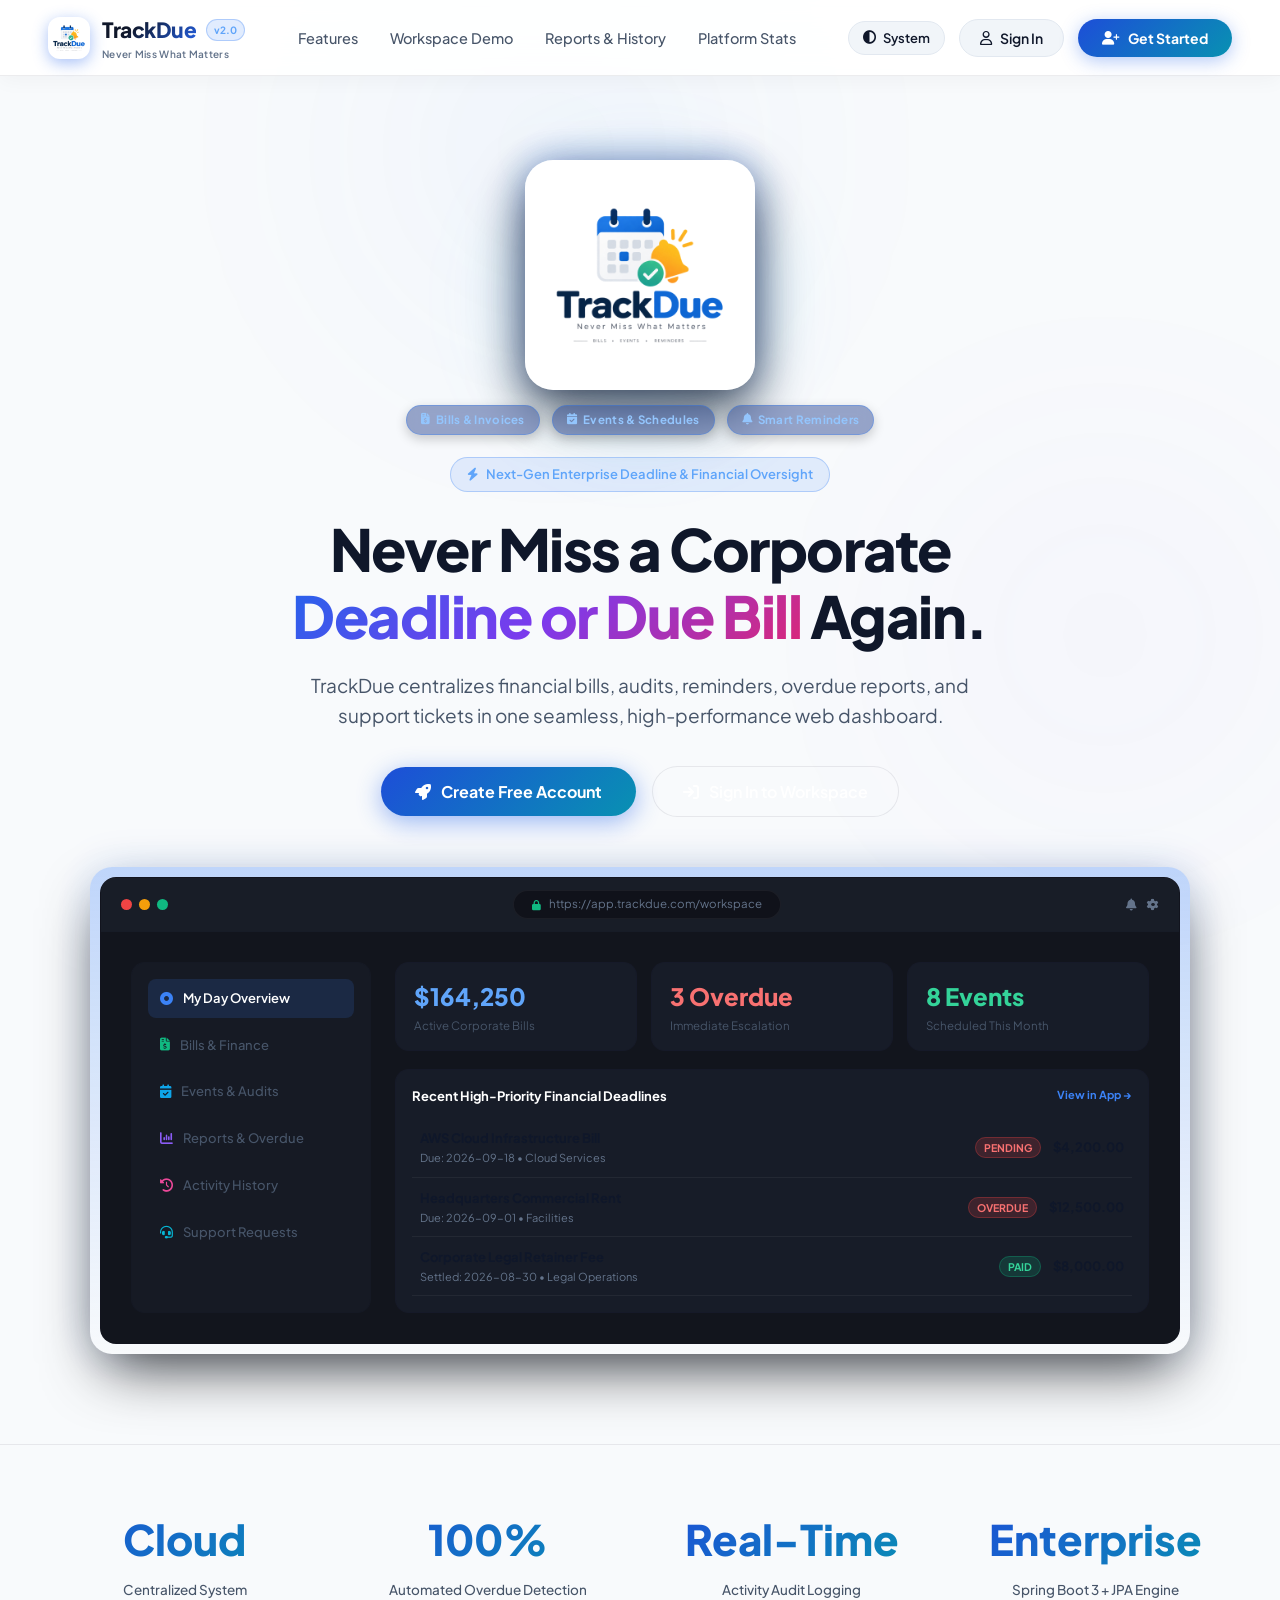
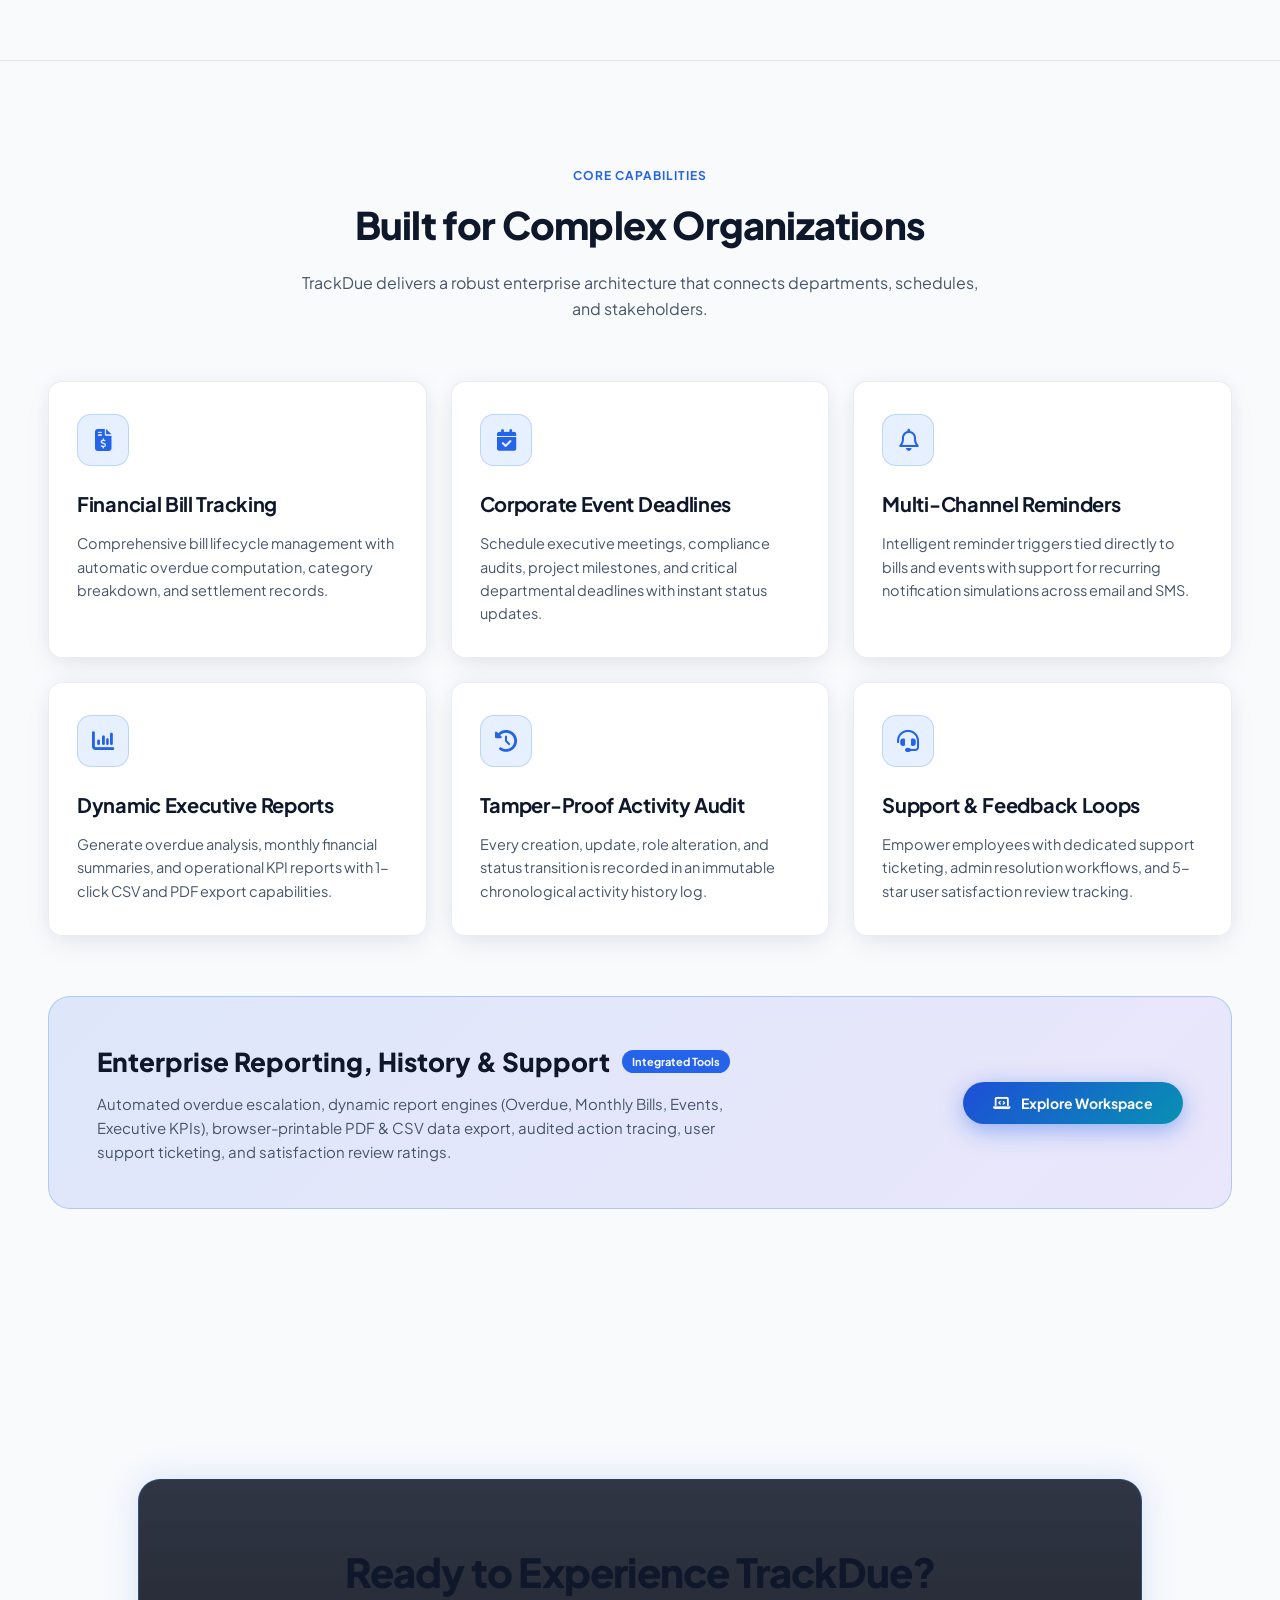
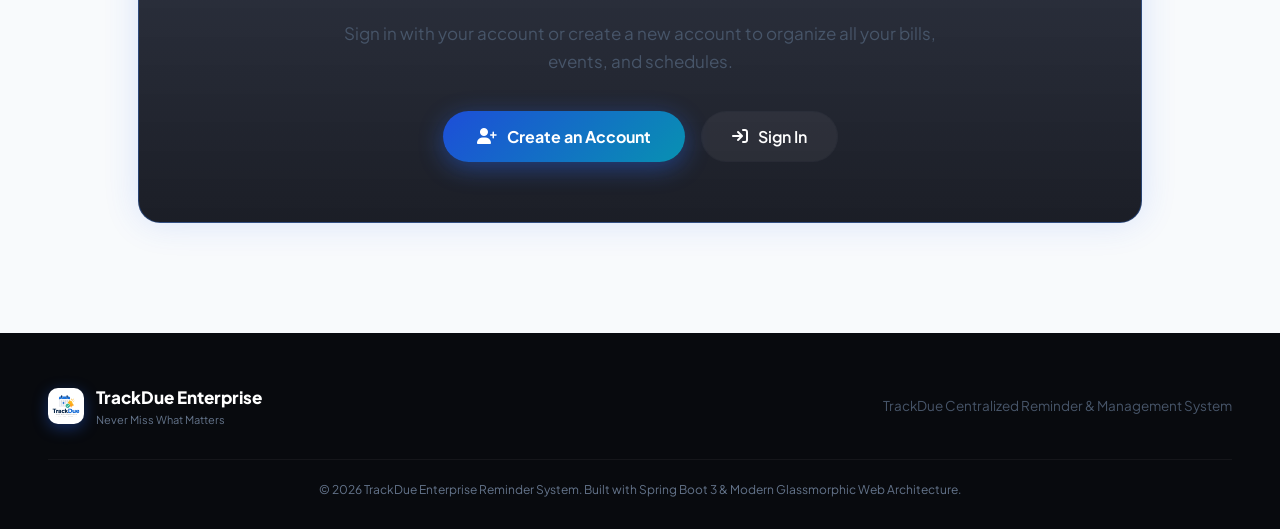
<file: frontend/pages/index.html>
<!DOCTYPE html>
<html lang="en">
<head>
  <meta charset="UTF-8">
  <meta name="viewport" content="width=device-width, initial-scale=1.0">
  <title>TrackDue | Enterprise Bill & Event Reminder System</title>
  <meta name="description" content="Centralized, automated web-based organizational Bill and Event Reminder System with smart scheduling, overdue tracking, and enterprise auditing.">
  <link rel="icon" type="image/png" href="../assets/img/logo.png">
  <link rel="preconnect" href="https://fonts.googleapis.com">
  <link rel="preconnect" href="https://fonts.gstatic.com" crossorigin>
  <link href="https://fonts.googleapis.com/css2?family=Plus+Jakarta+Sans:wght@300;400;500;600;700;800&display=swap" rel="stylesheet">
  <link rel="stylesheet" href="https://cdnjs.cloudflare.com/ajax/libs/font-awesome/6.4.2/css/all.min.css">
  <link rel="stylesheet" href="../assets/css/landing.css">
  <script>
    (function() {
      const mode = localStorage.getItem('trackdue_theme_mode') || 'system';
      const isSystemDark = window.matchMedia('(prefers-color-scheme: dark)').matches;
      const effective = mode === 'system' ? (isSystemDark ? 'dark' : 'light') : mode;
      document.documentElement.setAttribute('data-theme', effective);
      document.documentElement.setAttribute('data-theme-mode', mode);
      document.documentElement.style.colorScheme = effective;
    })();
  </script>
  <script src="../assets/js/theme.js"></script>
</head>
<body>

  <!-- Ambient Glow Effects -->
  <div class="ambient-glow-1"></div>
  <div class="ambient-glow-2"></div>

  <!-- ================= Navigation Bar ================= -->
  <nav class="navbar">
    <a href="#" class="nav-brand">
      <div class="brand-logo-wrap">
        <img src="../assets/img/logo.png" alt="TrackDue Logo" class="nav-brand-img">
      </div>
      <div style="display:flex; flex-direction:column;">
        <div style="display:flex; align-items:center; gap:6px;">
          <span class="brand-title">TrackDue</span>
          <span class="brand-tag">v2.0</span>
        </div>
        <span style="font-size:10px; color:var(--text-dim); font-weight:600; letter-spacing:0.3px;">Never Miss What Matters</span>
      </div>
    </a>

    <ul class="nav-links">
      <li><a href="#features" class="nav-link">Features</a></li>
      <li><a href="#preview" class="nav-link">Workspace Demo</a></li>
      <li><a href="#reports" class="nav-link">Reports & History</a></li>
      <li><a href="#stats" class="nav-link">Platform Stats</a></li>
    </ul>

    <div class="nav-actions" id="nav-actions">
      <!-- Theme Switcher Button -->
      <button class="btn-nav-theme" id="theme-toggle-btn" onclick="TrackDueTheme.cycleTheme()" title="Theme: SYSTEM (Click to change)">
        <i id="theme-toggle-icon" class="fa-solid fa-circle-half-stroke"></i>
        <span id="theme-toggle-text">System</span>
      </button>

      <button class="btn-nav-login" onclick="openAuthModal('login')">
        <i class="fa-regular fa-user"></i>
        <span>Sign In</span>
      </button>
      <button class="btn-nav-cta" onclick="openAuthModal('register')">
        <i class="fa-solid fa-user-plus"></i>
        <span>Get Started</span>
      </button>
    </div>
  </nav>

  <!-- ================= Hero Section ================= -->
  <header class="hero">
    <!-- Official TrackDue Brand Emblem Showcase -->
    <div class="hero-brand-showcase">
      <div class="hero-brand-glow"></div>
      <div class="hero-brand-card">
        <img src="../assets/img/logo.png" alt="TrackDue - Never Miss What Matters" class="hero-brand-img">
      </div>
      <div class="hero-brand-badge-row">
        <span class="brand-feature-pill"><i class="fa-solid fa-file-invoice-dollar"></i> Bills & Invoices</span>
        <span class="brand-feature-pill"><i class="fa-solid fa-calendar-check"></i> Events & Schedules</span>
        <span class="brand-feature-pill"><i class="fa-solid fa-bell"></i> Smart Reminders</span>
      </div>
    </div>

    <div class="hero-pill">
      <i class="fa-solid fa-bolt" style="color:#60a5fa;"></i>
      <span>Next-Gen Enterprise Deadline & Financial Oversight</span>
    </div>

    <h1 class="hero-title">
      Never Miss a Corporate <br>
      <span class="highlight">Deadline or Due Bill</span> Again.
    </h1>

    <p class="hero-subtitle">
      TrackDue centralizes financial bills, audits, reminders, overdue reports, and support tickets in one seamless, high-performance web dashboard.
    </p>

    <div class="hero-buttons" id="hero-buttons">
      <button class="btn-hero-primary" onclick="openAuthModal('register')">
        <i class="fa-solid fa-rocket"></i>
        <span>Create Free Account</span>
      </button>
      <button class="btn-hero-secondary" onclick="openAuthModal('login')">
        <i class="fa-solid fa-arrow-right-to-bracket"></i>
        <span>Sign In to Workspace</span>
      </button>
    </div>

    <!-- Interactive Workspace Preview Card -->
    <div class="hero-preview-wrapper" id="preview">
      <div class="hero-preview-window">
        <!-- Topbar Window Chrome -->
        <div class="preview-topbar">
          <div class="window-dots">
            <span class="dot-red"></span>
            <span class="dot-yellow"></span>
            <span class="dot-green"></span>
          </div>
          <div class="preview-address-bar">
            <i class="fa-solid fa-lock" style="font-size:10px; color:#10b981;"></i>
            <span>https://app.trackdue.com/workspace</span>
          </div>
          <div style="font-size:12px; color:var(--text-dim); display:flex; gap:10px;">
            <i class="fa-solid fa-bell"></i>
            <i class="fa-solid fa-gear"></i>
          </div>
        </div>

        <!-- Preview Body Layout -->
        <div class="preview-content">
          <!-- Mini Sidebar -->
          <div class="preview-sidebar">
            <div class="preview-sidebar-item active">
              <i class="fa-solid fa-circle-dot" style="color:#3b82f6;"></i>
              <span>My Day Overview</span>
            </div>
            <div class="preview-sidebar-item">
              <i class="fa-solid fa-file-invoice-dollar" style="color:#10b981;"></i>
              <span>Bills & Finance</span>
            </div>
            <div class="preview-sidebar-item">
              <i class="fa-solid fa-calendar-check" style="color:#0ea5e9;"></i>
              <span>Events & Audits</span>
            </div>
            <div class="preview-sidebar-item">
              <i class="fa-solid fa-chart-column" style="color:#8b5cf6;"></i>
              <span>Reports & Overdue</span>
            </div>
            <div class="preview-sidebar-item">
              <i class="fa-solid fa-clock-rotate-left" style="color:#ec4899;"></i>
              <span>Activity History</span>
            </div>
            <div class="preview-sidebar-item">
              <i class="fa-solid fa-headset" style="color:#06b6d4;"></i>
              <span>Support Requests</span>
            </div>
          </div>

          <!-- Mini Main Workspace -->
          <div class="preview-main-body">
            <div class="preview-kpi-row">
              <div class="preview-kpi-card">
                <div class="val" style="color:#60a5fa;">$164,250</div>
                <div class="lbl">Active Corporate Bills</div>
              </div>
              <div class="preview-kpi-card">
                <div class="val" style="color:#f87171;">3 Overdue</div>
                <div class="lbl">Immediate Escalation</div>
              </div>
              <div class="preview-kpi-card">
                <div class="val" style="color:#34d399;">8 Events</div>
                <div class="lbl">Scheduled This Month</div>
              </div>
            </div>

            <!-- Table Card Preview -->
            <div class="preview-table-card">
              <div style="font-size:13px; font-weight:700; color:#fff; margin-bottom:12px; display:flex; justify-content:space-between;">
                <span>Recent High-Priority Financial Deadlines</span>
                <span style="font-size:11px; color:#3b82f6; cursor:pointer;" onclick="openAuthModal('login')">View in App &rarr;</span>
              </div>
              <div class="mock-row">
                <div>
                  <strong>AWS Cloud Infrastructure Bill</strong>
                  <div style="font-size:11px; color:var(--text-dim);">Due: 2026-09-18 • Cloud Services</div>
                </div>
                <div>
                  <span class="mock-badge overdue">PENDING</span>
                  <span style="font-weight:700; margin-left:10px;">$4,200.00</span>
                </div>
              </div>
              <div class="mock-row">
                <div>
                  <strong>Headquarters Commercial Rent</strong>
                  <div style="font-size:11px; color:var(--text-dim);">Due: 2026-09-01 • Facilities</div>
                </div>
                <div>
                  <span class="mock-badge overdue">OVERDUE</span>
                  <span style="font-weight:700; margin-left:10px;">$12,500.00</span>
                </div>
              </div>
              <div class="mock-row">
                <div>
                  <strong>Corporate Legal Retainer Fee</strong>
                  <div style="font-size:11px; color:var(--text-dim);">Settled: 2026-08-30 • Legal Operations</div>
                </div>
                <div>
                  <span class="mock-badge paid">PAID</span>
                  <span style="font-weight:700; margin-left:10px;">$8,000.00</span>
                </div>
              </div>
            </div>
          </div>
        </div>
      </div>
    </div>
  </header>

  <!-- ================= Stats Counter ================= -->
  <section class="stats-section" id="stats">
    <div class="stat-box">
      <div class="number">Cloud</div>
      <div class="label">Centralized System</div>
    </div>
    <div class="stat-box">
      <div class="number">100%</div>
      <div class="label">Automated Overdue Detection</div>
    </div>
    <div class="stat-box">
      <div class="number">Real-Time</div>
      <div class="label">Activity Audit Logging</div>
    </div>
    <div class="stat-box">
      <div class="number">Enterprise</div>
      <div class="label">Spring Boot 3 + JPA Engine</div>
    </div>
  </section>

  <!-- ================= Features Grid ================= -->
  <section class="features-section" id="features">
    <div class="section-header">
      <span class="section-tag">Core Capabilities</span>
      <h2 class="section-title">Built for Complex Organizations</h2>
      <p class="section-desc">TrackDue delivers a robust enterprise architecture that connects departments, schedules, and stakeholders.</p>
    </div>

    <div class="features-grid">
      <!-- Feature 1 -->
      <div class="feature-card">
        <div class="feature-icon-box">
          <i class="fa-solid fa-file-invoice-dollar"></i>
        </div>
        <h3>Financial Bill Tracking</h3>
        <p>Comprehensive bill lifecycle management with automatic overdue computation, category breakdown, and settlement records.</p>
      </div>

      <!-- Feature 2 -->
      <div class="feature-card">
        <div class="feature-icon-box">
          <i class="fa-solid fa-calendar-check"></i>
        </div>
        <h3>Corporate Event Deadlines</h3>
        <p>Schedule executive meetings, compliance audits, project milestones, and critical departmental deadlines with instant status updates.</p>
      </div>

      <!-- Feature 3 -->
      <div class="feature-card">
        <div class="feature-icon-box">
          <i class="fa-regular fa-bell"></i>
        </div>
        <h3>Multi-Channel Reminders</h3>
        <p>Intelligent reminder triggers tied directly to bills and events with support for recurring notification simulations across email and SMS.</p>
      </div>

      <!-- Feature 4 -->
      <div class="feature-card">
        <div class="feature-icon-box">
          <i class="fa-solid fa-chart-column"></i>
        </div>
        <h3>Dynamic Executive Reports</h3>
        <p>Generate overdue analysis, monthly financial summaries, and operational KPI reports with 1-click CSV and PDF export capabilities.</p>
      </div>

      <!-- Feature 5 -->
      <div class="feature-card">
        <div class="feature-icon-box">
          <i class="fa-solid fa-clock-rotate-left"></i>
        </div>
        <h3>Tamper-Proof Activity Audit</h3>
        <p>Every creation, update, role alteration, and status transition is recorded in an immutable chronological activity history log.</p>
      </div>

      <!-- Feature 6 -->
      <div class="feature-card">
        <div class="feature-icon-box">
          <i class="fa-solid fa-headset"></i>
        </div>
        <h3>Support & Feedback Loops</h3>
        <p>Empower employees with dedicated support ticketing, admin resolution workflows, and 5-star user satisfaction review tracking.</p>
      </div>
    </div>

    <!-- ================= Feature Spotlight ================= -->
    <div class="uc06-spotlight" id="reports">
      <div class="uc06-info">
        <h3>
          <span>Enterprise Reporting, History & Support</span>
          <span class="uc06-tag">Integrated Tools</span>
        </h3>
        <p>
          Automated overdue escalation, dynamic report engines (Overdue, Monthly Bills, Events, Executive KPIs), browser-printable PDF & CSV data export, audited action tracing, user support ticketing, and satisfaction review ratings.
        </p>
      </div>
      <div class="uc06-actions">
        <button class="btn-hero-primary" style="padding:12px 24px; font-size:14px; width:100%; justify-content:center;" onclick="openAuthModal('login')">
          <i class="fa-solid fa-laptop-code"></i>
          <span>Explore Workspace</span>
        </button>
      </div>
    </div>
  </section>

  <!-- ================= Call to Action ================= -->
  <section class="cta-section">
    <div class="cta-card">
      <h2>Ready to Experience TrackDue?</h2>
      <p>Sign in with your account or create a new account to organize all your bills, events, and schedules.</p>
      <div style="display:flex; justify-content:center; gap:16px; flex-wrap:wrap;">
        <button class="btn-hero-primary" onclick="openAuthModal('register')">
          <i class="fa-solid fa-user-plus"></i>
          <span>Create an Account</span>
        </button>
        <button class="btn-hero-secondary" onclick="openAuthModal('login')">
          <i class="fa-solid fa-arrow-right-to-bracket"></i>
          <span>Sign In</span>
        </button>
      </div>
    </div>
  </section>

  <!-- ================= Footer ================= -->
  <footer class="footer">
    <div class="footer-content">
      <div style="display:flex; align-items:center; gap:12px;">
        <div class="brand-logo-wrap" style="width:36px; height:36px; border-radius:10px;">
          <img src="../assets/img/logo.png" alt="TrackDue Logo" style="width:100%; height:100%; object-fit:cover;">
        </div>
        <div>
          <span style="font-size:17px; font-weight:800; color:#fff;">TrackDue Enterprise</span>
          <div style="font-size:11px; color:var(--text-dim);">Never Miss What Matters</div>
        </div>
      </div>
      <div class="footer-credits">
        TrackDue Centralized Reminder & Management System
      </div>
    </div>
    <div style="max-width:1280px; margin:20px auto 0; text-align:center; font-size:12px; color:var(--text-dim);">
      &copy; 2026 TrackDue Enterprise Reminder System. Built with Spring Boot 3 & Modern Glassmorphic Web Architecture.
    </div>
  </footer>

  <!-- ==========================================================================
       Authentication Modal (Sign In & Sign Up)
       ========================================================================== -->
  <div class="auth-modal-backdrop" id="auth-modal">
    <div class="auth-card">
      <div class="auth-card-header" style="flex-direction:column; align-items:center; text-align:center; position:relative; padding-top:20px;">
        <button class="auth-close-btn" onclick="closeAuthModal()" title="Close" style="position:absolute; right:16px; top:16px;">&times;</button>
        <div style="width:68px; height:68px; border-radius:18px; overflow:hidden; background:#ffffff; box-shadow:0 8px 24px rgba(37,99,235,0.35); border:1px solid rgba(255,255,255,0.2); margin-bottom:12px;">
          <img src="../assets/img/logo.png" alt="TrackDue Logo" style="width:100%; height:100%; object-fit:cover;">
        </div>
        <h3 class="auth-card-title" id="auth-modal-title" style="margin:0;">Sign in to TrackDue</h3>
        <span style="font-size:11px; color:var(--text-dim); margin-top:3px;">Never Miss What Matters</span>
      </div>

      <!-- Tab Switcher -->
      <div class="auth-tabs">
        <button class="auth-tab-btn active" id="tab-btn-login" onclick="switchAuthTab('login')">Sign In</button>
        <button class="auth-tab-btn" id="tab-btn-register" onclick="switchAuthTab('register')">Create Account</button>
      </div>

      <!-- Pane 1: Sign In Form -->
      <div class="auth-form-pane active" id="pane-login">
        <form id="form-login">
          <div class="auth-field-group">
            <label for="login-email">Email Address</label>
            <input type="email" id="login-email" placeholder="e.g. user@trackdue.com" required autocomplete="username">
          </div>

          <div class="auth-field-group">
            <label for="login-password">Password</label>
            <div style="position:relative;">
              <input type="password" id="login-password" placeholder="Enter your password" required autocomplete="current-password" style="padding-right:42px;">
              <button type="button" class="pwd-toggle-btn" onclick="toggleAuthPassword('login-password', this)" style="position:absolute; right:12px; top:50%; transform:translateY(-50%); background:none; border:none; color:var(--text-dim); cursor:pointer; font-size:14px;"><i class="fa-regular fa-eye"></i></button>
            </div>
          </div>

          <button type="submit" class="btn-auth-submit" id="btn-login-submit" style="margin-top: 18px;">
            <i class="fa-solid fa-arrow-right-to-bracket"></i>
            <span>Sign In to Workspace</span>
          </button>
        </form>
      </div>

      <!-- Pane 2: Register Form -->
      <div class="auth-form-pane" id="pane-register">
        <form id="form-register">
          <div class="auth-field-row">
            <div class="auth-field-group">
              <label for="reg-firstname">First Name *</label>
              <input type="text" id="reg-firstname" placeholder="First Name" required>
            </div>
            <div class="auth-field-group">
              <label for="reg-lastname">Last Name *</label>
              <input type="text" id="reg-lastname" placeholder="Last Name" required>
            </div>
          </div>

          <div class="auth-field-group">
            <label for="reg-email">Email Address *</label>
            <input type="email" id="reg-email" placeholder="name@example.com" required>
          </div>

          <div class="auth-field-group">
            <label for="reg-phone">Phone Number</label>
            <input type="tel" id="reg-phone" placeholder="+94 7X XXX XXXX">
          </div>

          <div class="auth-field-row">
            <div class="auth-field-group">
              <label for="reg-password">Password *</label>
              <div style="position:relative;">
                <input type="password" id="reg-password" placeholder="Min. 5 characters" required minlength="5" style="padding-right:42px;">
                <button type="button" class="pwd-toggle-btn" onclick="toggleAuthPassword('reg-password', this)" style="position:absolute; right:12px; top:50%; transform:translateY(-50%); background:none; border:none; color:var(--text-dim); cursor:pointer; font-size:14px;"><i class="fa-regular fa-eye"></i></button>
              </div>
            </div>
            <div class="auth-field-group">
              <label for="reg-confirm-password">Confirm Password *</label>
              <div style="position:relative;">
                <input type="password" id="reg-confirm-password" placeholder="Repeat password" required minlength="5" style="padding-right:42px;">
                <button type="button" class="pwd-toggle-btn" onclick="toggleAuthPassword('reg-confirm-password', this)" style="position:absolute; right:12px; top:50%; transform:translateY(-50%); background:none; border:none; color:var(--text-dim); cursor:pointer; font-size:14px;"><i class="fa-regular fa-eye"></i></button>
              </div>
            </div>
          </div>

          <button type="submit" class="btn-auth-submit" id="btn-register-submit">
            <i class="fa-solid fa-user-check"></i>
            <span>Register & Enter Workspace</span>
          </button>
        </form>
      </div>
    </div>
  </div>

  <!-- Toast Notification Container -->
  <div class="landing-toast-container" id="landing-toast-container"></div>

  <script src="../services/api.js"></script>
  <script src="../components/modal.js"></script>
  <script src="../assets/js/landing.js"></script>
</body>
</html>
</file>
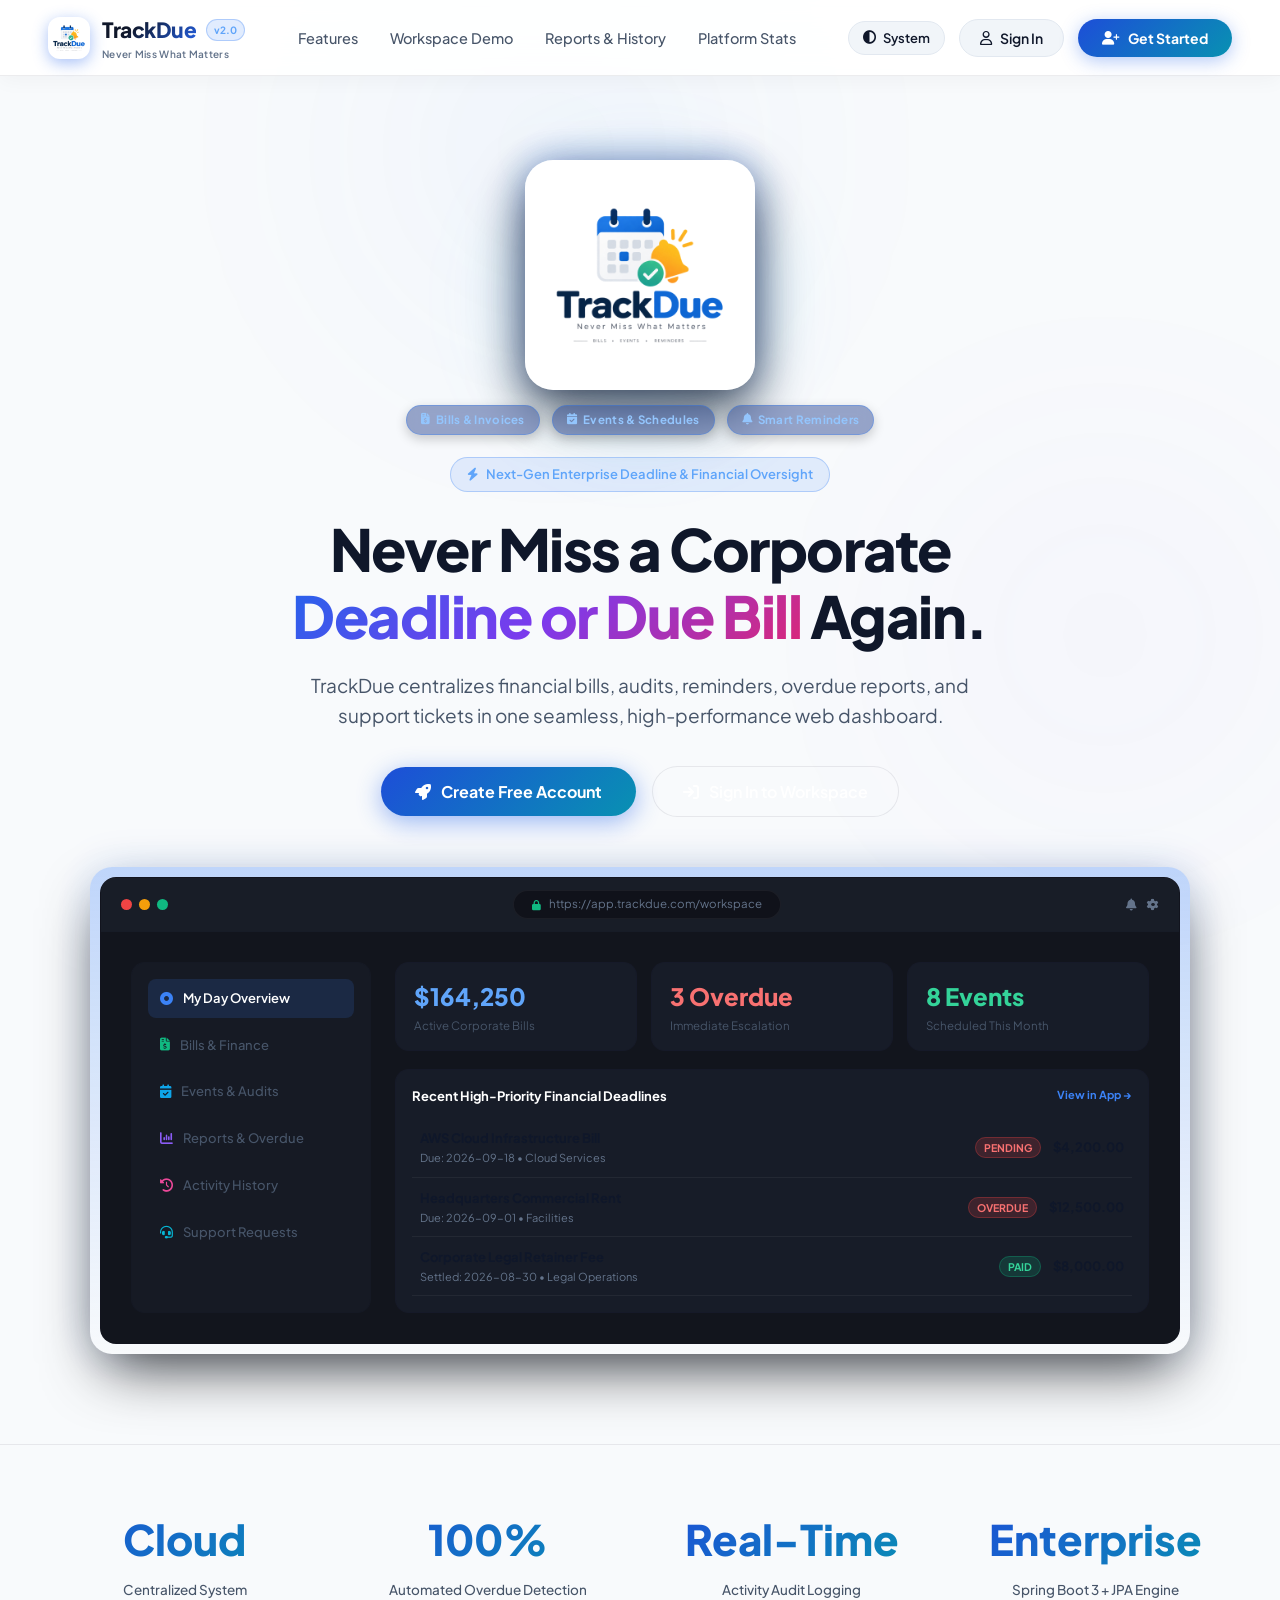
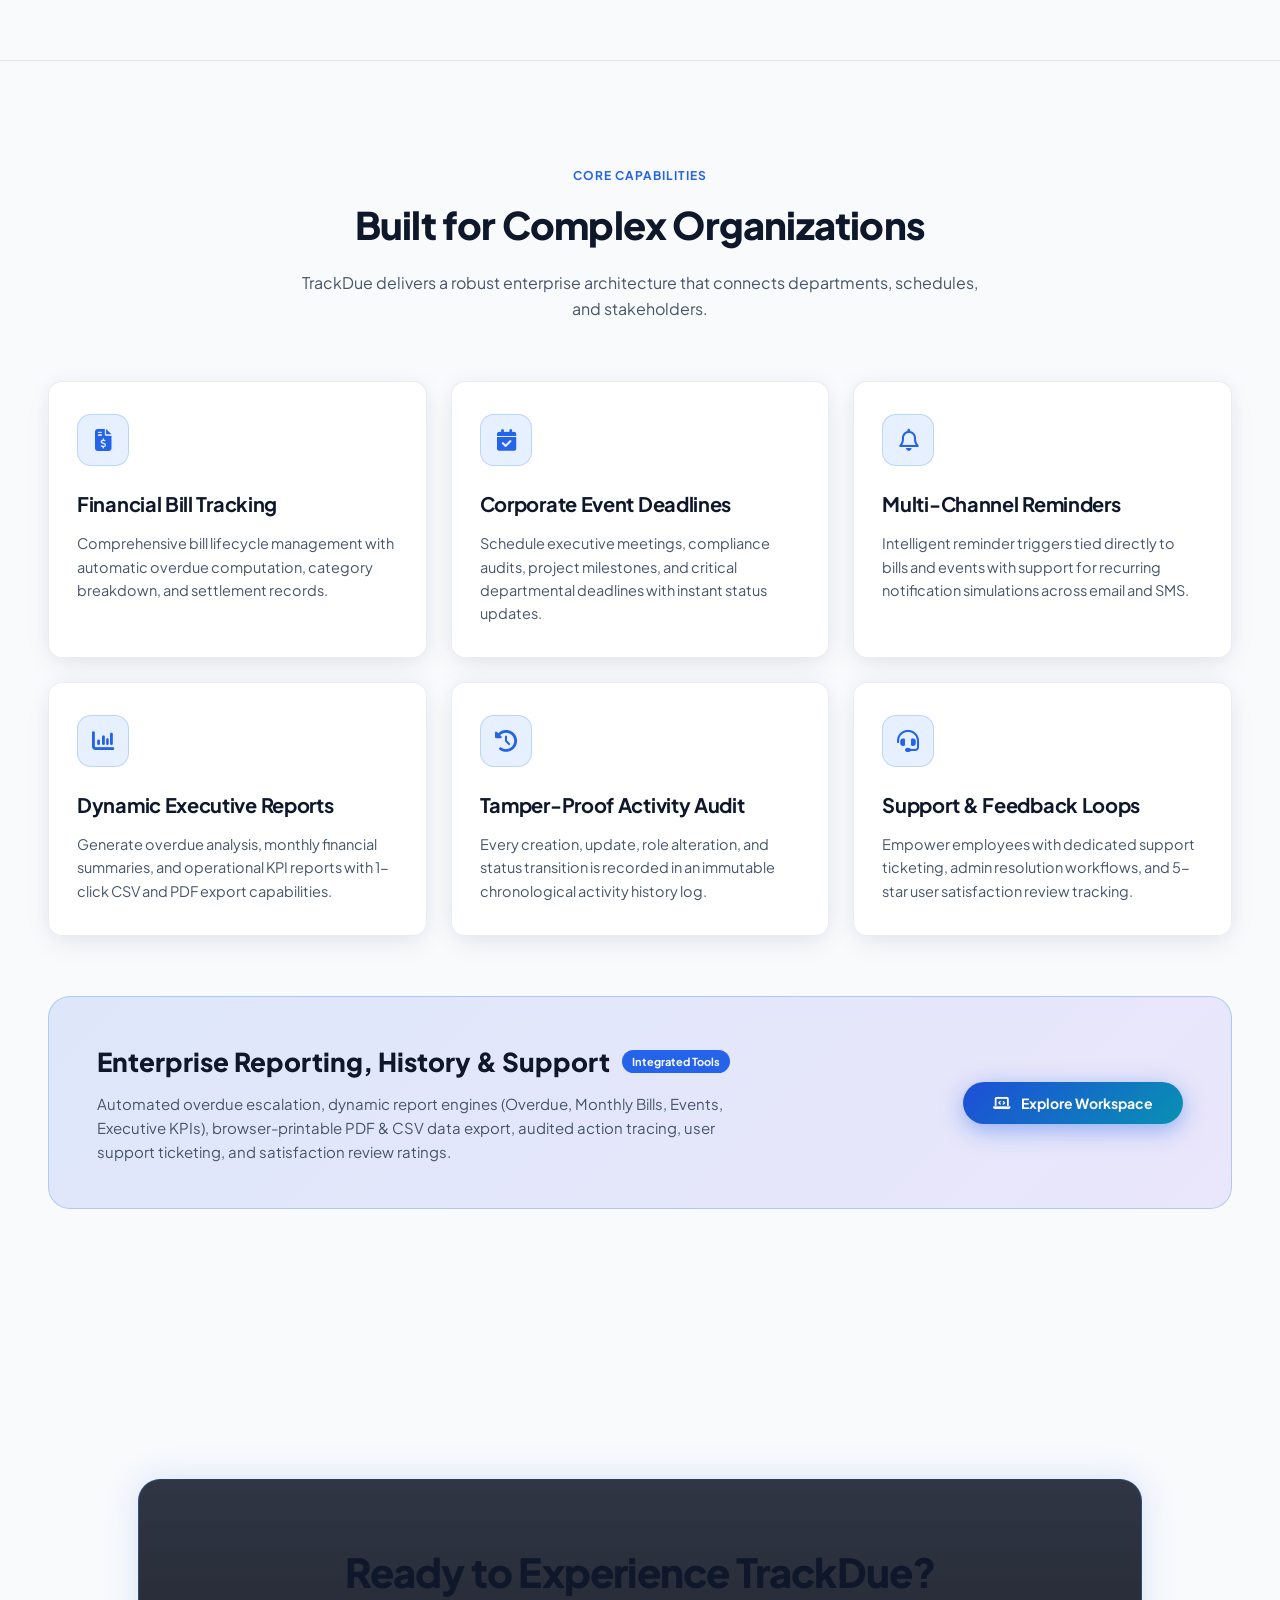
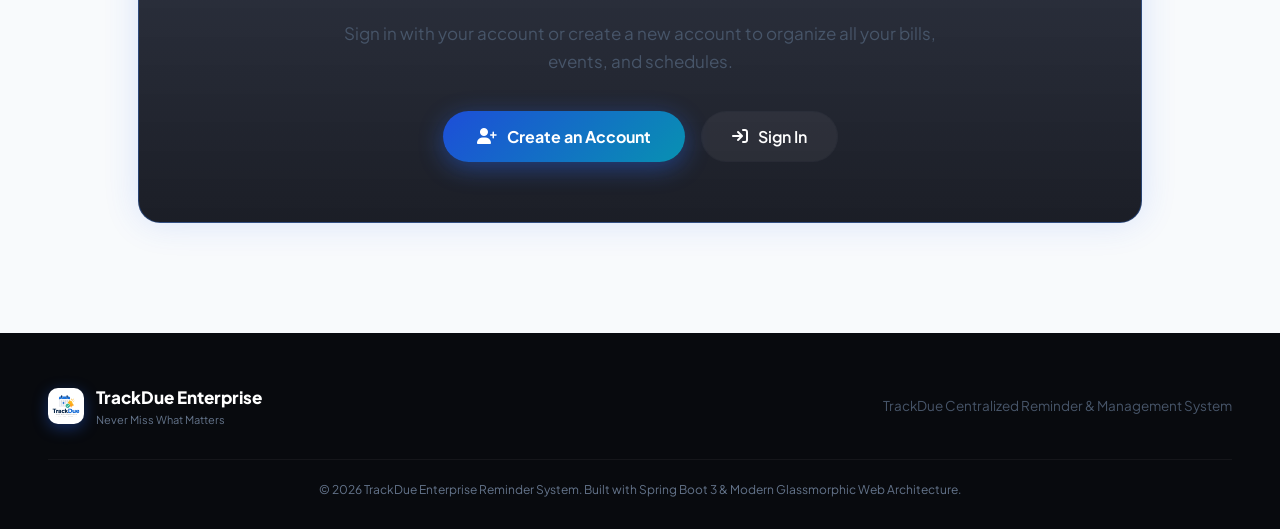
<file: frontend/pages/app.html>
<!DOCTYPE html>
<html lang="en">
<head>
  <meta charset="UTF-8">
  <meta name="viewport" content="width=device-width, initial-scale=1.0">
  <title>TrackDue | Centralized Bill & Event Reminder System</title>
  <link rel="icon" type="image/png" href="../assets/img/logo.png">
  <link rel="stylesheet" href="https://cdnjs.cloudflare.com/ajax/libs/font-awesome/6.4.2/css/all.min.css">
  <link rel="stylesheet" href="../assets/css/style.css">
  <script>
    (function() {
      // 1. Check Authentication
      const user = localStorage.getItem('trackdue_user');
      if (!user) {
        window.location.replace('index.html');
      }
      // 2. Zero-flicker Theme Initialization
      const mode = localStorage.getItem('trackdue_theme_mode') || 'system';
      const isSystemDark = window.matchMedia('(prefers-color-scheme: dark)').matches;
      const effective = mode === 'system' ? (isSystemDark ? 'dark' : 'light') : mode;
      document.documentElement.setAttribute('data-theme', effective);
      document.documentElement.setAttribute('data-theme-mode', mode);
      document.documentElement.style.colorScheme = effective;
    })();
  </script>
  <script src="../assets/js/theme.js"></script>
</head>
<body>

<div class="app-container">

  <!-- ================= Left Sidebar (Any.do Style) ================= -->
  <aside class="any-sidebar">
    <!-- Brand Logo Header -->
    <div class="sidebar-brand-header">
      <div class="sidebar-brand-logo-box">
        <img src="../assets/img/logo.png" alt="TrackDue Logo" class="sidebar-brand-img">
      </div>
      <div class="sidebar-brand-info">
        <span class="sidebar-brand-title">TrackDue</span>
        <span class="sidebar-brand-slogan">Never Miss What Matters</span>
      </div>
    </div>

    <!-- User / Profile Header -->
    <div class="sidebar-user">
      <div class="user-meta" onclick="switchTab('profile')" style="cursor:pointer;" title="View & Edit Profile">
        <div class="user-avatar-btn" id="sidebar-user-avatar" title="View & Edit Profile">
          <i class="fa-solid fa-user"></i>
        </div>
        <div class="user-name-title">
          <span class="name" id="sidebar-user-name">User</span>
          <span class="sub" id="sidebar-user-sub">Account</span>
        </div>
      </div>
      <button class="sidebar-pin-btn" onclick="switchTab('profile')" title="My Profile & Settings"><i class="fa-solid fa-gear"></i></button>
    </div>

    <!-- Scrollable Navigation Items -->
    <div class="sidebar-scroll">
      <!-- User Navigation Section (Visible ONLY for standard users) -->
      <div id="user-sidebar-section">
        <a class="any-nav-item" data-tab="profile" id="nav-item-profile">
          <i class="fa-solid fa-user-circle" style="color:#a855f7;"></i>
          <span>My Profile</span>
        </a>
        <a class="any-nav-item active" data-tab="myday" id="nav-item-myday">
          <i class="fa-solid fa-gauge-high" style="color:#3b82f6;"></i>
          <span>Overall Dashboard</span>
        </a>
        <a class="any-nav-item" data-tab="bills" id="nav-item-bills">
          <i class="fa-solid fa-file-invoice-dollar" style="color:#10b981;"></i>
          <span>Bills & Finance</span>
          <span class="item-badge" id="badge-bills-sidebar">0</span>
        </a>
        <a class="any-nav-item" data-tab="events" id="nav-item-events">
          <i class="fa-solid fa-calendar-check" style="color:#0ea5e9;"></i>
          <span>Events & Deadlines</span>
          <span class="item-badge" id="badge-events-sidebar">0</span>
        </a>
        <a class="any-nav-item" data-tab="notifications" id="nav-item-notifications">
          <i class="fa-solid fa-bell" style="color:#38bdf8;"></i>
          <span>My Notifications</span>
          <span class="item-badge" id="badge-notifications-sidebar">0</span>
        </a>
        <a class="any-nav-item" data-tab="reminders" id="nav-item-reminders">
          <i class="fa-regular fa-clock" style="color:#f59e0b;"></i>
          <span>Upcoming Reminders</span>
          <span class="item-badge" id="badge-reminders-sidebar">0</span>
        </a>
        <a class="any-nav-item" data-tab="reports" id="nav-item-user-reports">
          <i class="fa-solid fa-chart-pie" style="color:#8b5cf6;"></i>
          <span>Reports & History</span>
        </a>
        <a class="any-nav-item" data-tab="support" id="nav-item-support">
          <i class="fa-solid fa-headset" style="color:#06b6d4;"></i>
          <span>Help & Support Center</span>
          <span class="item-badge" id="badge-support-sidebar">0</span>
        </a>

        <!-- Additional Workflow Views -->
        <div class="nav-section-title">
          <span>Views & Schedule</span>
        </div>
        <a class="any-nav-item" data-tab="next7days" id="nav-item-next7days">
          <i class="fa-regular fa-calendar-days"></i>
          <span>Next 7 days</span>
          <span class="item-badge" id="badge-next7days-count">0</span>
        </a>
        <a class="any-nav-item" data-tab="alltasks" id="nav-item-alltasks">
          <i class="fa-solid fa-list-check"></i>
          <span>All my tasks</span>
          <span class="item-badge" id="badge-alltasks-count">0</span>
        </a>
        <a class="any-nav-item" data-tab="calendar" id="nav-item-calendar">
          <i class="fa-regular fa-calendar"></i>
          <span>My Calendar</span>
        </a>
        <a class="any-nav-item" data-tab="feedback" id="nav-item-feedback">
          <i class="fa-regular fa-star" style="color:#eab308;"></i>
          <span>Feedback</span>
        </a>
      </div>

      <!-- Admin Navigation Section (Visible ONLY for System Administrator) -->
      <div id="admin-sidebar-section" class="admin-only-section" style="display: none;">
        <div class="nav-section-title" style="color: #c084fc; margin-top: 4px;">
          <span>Admin Console <i class="fa-solid fa-shield-halved" style="font-size:10px; margin-left:4px;"></i></span>
        </div>
        <a class="any-nav-item" data-tab="users" id="nav-item-users">
          <i class="fa-solid fa-users" style="color:#a855f7;"></i>
          <span>User Accounts</span>
          <span class="item-badge" id="badge-users-sidebar">0</span>
        </a>
        <a class="any-nav-item active" data-tab="admin-overview" id="nav-item-admin-overview">
          <i class="fa-solid fa-gauge-high" style="color:#38bdf8;"></i>
          <span>Overall Dashboard</span>
        </a>
        <a class="any-nav-item" data-tab="bills" id="nav-item-admin-bills">
          <i class="fa-solid fa-file-invoice-dollar" style="color:#10b981;"></i>
          <span>Bills & Finance</span>
          <span class="item-badge" id="badge-admin-bills-sidebar">0</span>
        </a>
        <a class="any-nav-item" data-tab="events" id="nav-item-admin-events">
          <i class="fa-solid fa-calendar-check" style="color:#0ea5e9;"></i>
          <span>Events & Deadlines</span>
          <span class="item-badge" id="badge-admin-events-sidebar">0</span>
        </a>
        <a class="any-nav-item" data-tab="notifications" id="nav-item-admin-notifications">
          <i class="fa-solid fa-bell" style="color:#38bdf8;"></i>
          <span>My Notifications</span>
          <span class="item-badge" id="badge-admin-notifs-sidebar">0</span>
        </a>
        <a class="any-nav-item" data-tab="reminders" id="nav-item-admin-reminders">
          <i class="fa-regular fa-clock" style="color:#f59e0b;"></i>
          <span>Upcoming Reminders</span>
          <span class="item-badge" id="badge-admin-reminders-sidebar">0</span>
        </a>
        <a class="any-nav-item" data-tab="reports" id="nav-item-reports">
          <i class="fa-solid fa-chart-column" style="color:#8b5cf6;"></i>
          <span>Reports & History</span>
        </a>
        <a class="any-nav-item" data-tab="support" id="nav-item-admin-support">
          <i class="fa-solid fa-headset" style="color:#06b6d4;"></i>
          <span>Help & Support Center</span>
          <span class="item-badge" id="badge-admin-support-sidebar">0</span>
        </a>

        <!-- Admin Management Links -->
        <div class="nav-section-title" style="color: #94a3b8; margin-top: 8px;">
          <span>Management</span>
        </div>
        <a class="any-nav-item" data-tab="feedback" id="nav-item-admin-feedback">
          <i class="fa-regular fa-star" style="color:#fbbf24;"></i>
          <span>User Feedback</span>
          <span class="item-badge" id="badge-admin-feedback-sidebar">0</span>
        </a>
        <a class="any-nav-item" data-tab="history" id="nav-item-history">
          <i class="fa-solid fa-clock-rotate-left" style="color:#ec4899;"></i>
          <span>Activity History</span>
        </a>
      </div>
    </div>

    <!-- Sidebar Bottom -->
    <div class="sidebar-bottom">
      <div style="padding: 10px 14px; font-size: 11.5px; color: var(--any-text-sub); text-align: center; border-top: 1px solid var(--any-border-subtle);">
        TrackDue Workspace
      </div>
    </div>
  </aside>

  <!-- ================= Main Content Workspace ================= -->
  <main class="any-main">

    <!-- Signature Any.do Blue Petal Flower Artwork in Background -->
    <div class="any-bg-artwork">
      <svg viewBox="0 0 800 800" fill="none" xmlns="http://www.w3.org/2000/svg">
        <defs>
          <linearGradient id="bluePetal1" x1="0%" y1="0%" x2="100%" y2="100%">
            <stop offset="0%" stop-color="#3b82f6" stop-opacity="0.9" />
            <stop offset="100%" stop-color="#1d4ed8" stop-opacity="0.4" />
          </linearGradient>
          <linearGradient id="bluePetal2" x1="100%" y1="0%" x2="0%" y2="100%">
            <stop offset="0%" stop-color="#60a5fa" stop-opacity="0.85" />
            <stop offset="100%" stop-color="#2563eb" stop-opacity="0.3" />
          </linearGradient>
          <radialGradient id="centerGlow" cx="50%" cy="50%" r="50%">
            <stop offset="0%" stop-color="#1e3a8a" stop-opacity="0.6" />
            <stop offset="100%" stop-color="#141414" stop-opacity="0" />
          </radialGradient>
        </defs>
        <!-- Center Glow -->
        <circle cx="480" cy="400" r="380" fill="url(#centerGlow)" />
        <!-- Swirling Petals -->
        <path d="M480,400 C350,220 520,60 660,140 C750,200 700,380 480,400 Z" fill="url(#bluePetal1)" />
        <path d="M480,400 C660,280 820,400 760,540 C710,630 530,580 480,400 Z" fill="url(#bluePetal2)" />
        <path d="M480,400 C580,580 420,740 280,680 C190,630 240,450 480,400 Z" fill="url(#bluePetal1)" />
        <path d="M480,400 C300,520 140,400 200,260 C250,170 430,220 480,400 Z" fill="url(#bluePetal2)" />
        <path d="M480,400 C420,220 280,120 180,220 C100,300 240,480 480,400 Z" fill="url(#bluePetal1)" opacity="0.75" />
        <path d="M480,400 C540,580 680,680 780,580 C860,500 720,320 480,400 Z" fill="url(#bluePetal2)" opacity="0.75" />
        <circle cx="480" cy="400" r="45" fill="#1d4ed8" opacity="0.8" />
      </svg>
    </div>

    <!-- Top Navigation Bar (Compulsory Essentials Only) -->
    <header class="any-topbar">
      <!-- Left: Active View Identifier -->
      <div class="topbar-left">
        <div class="view-selector-btn" id="topbar-view-btn">
          <i class="fa-solid fa-circle-dot" style="color: var(--any-blue);"></i>
          <span id="topbar-view-text">Overall Dashboard</span>
        </div>
      </div>

      <!-- Center: 6 Main Functional Requirement Shortcuts with Matching Icons (Icon Only) -->
      <nav class="topbar-shortcuts" id="header-main-shortcuts" aria-label="Core Module Shortcuts">
        <button type="button" class="topbar-shortcut-btn active" data-shortcut="dashboard" onclick="handleShortcutClick('dashboard')" title="Overall Dashboard">
          <i class="fa-solid fa-gauge-high" style="color:#3b82f6;"></i>
        </button>
        <button type="button" class="topbar-shortcut-btn" data-shortcut="bills" onclick="handleShortcutClick('bills')" title="Bills & Financial Due">
          <i class="fa-solid fa-file-invoice-dollar" style="color:#10b981;"></i>
        </button>
        <button type="button" class="topbar-shortcut-btn" data-shortcut="events" onclick="handleShortcutClick('events')" title="Events & Deadlines">
          <i class="fa-solid fa-calendar-check" style="color:#0ea5e9;"></i>
        </button>
        <button type="button" class="topbar-shortcut-btn" data-shortcut="notifications" onclick="handleShortcutClick('notifications')" title="My Notifications & Alerts">
          <i class="fa-solid fa-bell" style="color:#38bdf8;"></i>
        </button>
        <button type="button" class="topbar-shortcut-btn" data-shortcut="reminders" onclick="handleShortcutClick('reminders')" title="Upcoming Reminders">
          <i class="fa-regular fa-clock" style="color:#f59e0b;"></i>
        </button>
        <button type="button" class="topbar-shortcut-btn" data-shortcut="reports" onclick="handleShortcutClick('reports')" title="Reports & Analytics">
          <i class="fa-solid fa-chart-pie" style="color:#8b5cf6;"></i>
        </button>
      </nav>

      <!-- Right: Compulsory Essentials (Theme Mode, Notifications Alert, User Account, Logout) -->
      <div class="topbar-right">
        <!-- 1. Theme Mode Switcher -->
        <div class="theme-switcher-wrapper" id="theme-switcher-wrapper">
          <button class="theme-toggle-btn" id="theme-toggle-btn" onclick="toggleThemeDropdown(event)" title="Theme: SYSTEM (Click to change)">
            <i id="theme-toggle-icon" class="fa-solid fa-circle-half-stroke"></i>
            <span id="theme-toggle-text">System</span>
            <i class="fa-solid fa-chevron-down" style="font-size:9px; opacity:0.6; margin-left:1px;"></i>
          </button>
          <div class="theme-dropdown-menu" id="theme-dropdown-menu">
            <button class="theme-dropdown-item" data-theme-val="light" onclick="selectThemeMode('light', event)">
              <i class="fa-solid fa-sun" style="color:#f59e0b;"></i> Light Mode
            </button>
            <button class="theme-dropdown-item" data-theme-val="dark" onclick="selectThemeMode('dark', event)">
              <i class="fa-solid fa-moon" style="color:#38bdf8;"></i> Dark Mode
            </button>
            <button class="theme-dropdown-item" data-theme-val="system" onclick="selectThemeMode('system', event)">
              <i class="fa-solid fa-circle-half-stroke" style="color:#a855f7;"></i> System Default
            </button>
          </div>
        </div>

        <!-- 2. Notifications Alert Icon with Unread Bubble -->
        <button class="icon-action-btn" id="btn-topbar-notifs" onclick="switchTab('notifications')" title="Notifications">
          <i class="fa-regular fa-bell"></i>
          <span class="notif-bubble" id="topbar-notif-count">0</span>
        </button>

        <!-- 3. User Session Profile Pill & Logout -->
        <div class="user-session-bar" id="topbar-user-session-bar">
          <div class="user-session-pill" onclick="switchTab('profile')" style="cursor:pointer;" title="View & Edit Profile">
            <div class="user-session-avatar" id="topbar-user-avatar">
              <i class="fa-regular fa-user"></i>
            </div>
            <div class="user-session-meta">
              <span class="user-session-name" id="topbar-user-name">Account</span>
            </div>
          </div>
          <button class="btn-logout-action" id="btn-logout-action" title="Sign out of TrackDue">
            <i class="fa-solid fa-arrow-right-from-bracket"></i>
            <span>Logout</span>
          </button>
        </div>
      </div>
    </header>

    <!-- ================= Scrollable Content Area ================= -->
    <div class="any-content">

      <!-- ================= VIEW 0: ADMIN PLATFORM OVERVIEW (ADMIN ONLY) ================= -->
      <section id="view-admin-overview" class="view-section">
        <!-- Admin Welcome Banner -->
        <div class="myday-header-box" style="margin-bottom: 24px;">
          <div class="greeting-row" style="display:flex; justify-content:space-between; align-items:flex-start; flex-wrap:wrap; gap:12px;">
            <div>
              <div style="display:flex; align-items:center; gap:10px; margin-bottom:4px;">
                <span class="badge-status" style="background:rgba(59,130,246,0.15); color:#60a5fa; border:1px solid rgba(59,130,246,0.3); font-size:11px; padding:3px 10px; border-radius:12px; font-weight:700;">
                  <i class="fa-solid fa-shield-halved"></i> SYSTEM ADMINISTRATION
                </span>
              </div>
              <h1 class="page-main-header" style="font-size: 24px; font-weight: 700; color: var(--any-text); margin: 6px 0 8px; display: flex; align-items: center; gap: 10px;">
                <i class="fa-solid fa-shield-halved" style="color:#3b82f6;"></i> Admin Control Center
              </h1>
              <p class="page-header-desc" style="color: var(--any-text-muted); font-size: 13.5px; max-width: 860px; line-height: 1.6; margin: 0;">
                Manage system users, broadcast in-app announcements, monitor system health, and customize global reminder notification templates.
              </p>
            </div>
            <div style="display:flex; gap:10px; align-items:center;">
              <button class="btn-any-blue" onclick="openAdminBroadcastModal()" style="background:#3b82f6;">
                <i class="fa-solid fa-bullhorn"></i> Broadcast Notification
              </button>
              <button class="btn-any-subtle" onclick="openAdminTemplatesModal()">
                <i class="fa-solid fa-envelope-open-text" style="color:#c084fc;"></i> Global Reminder Templates
              </button>
            </div>
          </div>
        </div>

        <!-- Admin KPI Grid -->
        <div class="stats-counter-grid">
          <div class="stat-counter-card" onclick="switchTab('users')" style="cursor: pointer;">
            <div class="icon-bubble" style="background: rgba(192, 132, 252, 0.15); color: #c084fc;">
              <i class="fa-solid fa-users"></i>
            </div>
            <div class="stat-content">
              <div class="stat-num" id="admin-kpi-users">0</div>
              <div class="stat-lbl">Registered Users</div>
            </div>
          </div>

          <div class="stat-counter-card" onclick="switchTab('support')" style="cursor: pointer;">
            <div class="icon-bubble" style="background: rgba(6, 182, 212, 0.15); color: #06b6d4;">
              <i class="fa-solid fa-headset"></i>
            </div>
            <div class="stat-content">
              <div class="stat-num" id="admin-kpi-support">0</div>
              <div class="stat-lbl">Support Tickets</div>
            </div>
          </div>

          <div class="stat-counter-card" onclick="switchTab('feedback')" style="cursor: pointer;">
            <div class="icon-bubble" style="background: rgba(251, 191, 36, 0.15); color: #fbbf24;">
              <i class="fa-solid fa-star"></i>
            </div>
            <div class="stat-content">
              <div class="stat-num" id="admin-kpi-feedback">0</div>
              <div class="stat-lbl">Feedback Reviews</div>
            </div>
          </div>

          <div class="stat-counter-card" onclick="switchTab('history')" style="cursor: pointer;">
            <div class="icon-bubble" style="background: rgba(236, 72, 153, 0.15); color: #ec4899;">
              <i class="fa-solid fa-clock-rotate-left"></i>
            </div>
            <div class="stat-content">
              <div class="stat-num" id="admin-kpi-logs">0</div>
              <div class="stat-lbl">Activity Logs</div>
            </div>
          </div>
        </div>

        <!-- Admin Quick Actions & Recent Users Panel -->
        <div style="display: grid; grid-template-columns: 1fr 1fr; gap: 20px;">
          <div class="any-card-panel">
            <div class="panel-header-row">
              <div>
                <h3><i class="fa-solid fa-users-gear" style="color:#c084fc;"></i> Registered User Accounts</h3>
                <p style="font-size: 12.5px; color: var(--any-text-muted); margin-top: 3px;">Active user accounts and recent signups</p>
              </div>
              <button class="btn-any-subtle" onclick="switchTab('users')" style="font-size:12px;">Manage Users</button>
            </div>
            <div id="admin-recent-users-list" style="display:flex; flex-direction:column; gap:10px;">
              <div style="color:var(--any-text-muted); font-size:13px; text-align:center; padding:20px;">Loading users...</div>
            </div>
          </div>

          <div class="any-card-panel">
            <div class="panel-header-row">
              <div>
                <h3><i class="fa-solid fa-ticket" style="color:#06b6d4;"></i> Recent Support Tickets</h3>
                <p style="font-size: 12.5px; color: var(--any-text-muted); margin-top: 3px;">Active issues and assistance requests</p>
              </div>
              <button class="btn-any-subtle" onclick="switchTab('support')" style="font-size:12px;">Open Helpdesk</button>
            </div>
            <div id="admin-recent-support-list" style="display:flex; flex-direction:column; gap:10px;">
              <div style="color:var(--any-text-muted); font-size:13px; text-align:center; padding:20px;">Loading tickets...</div>
            </div>
          </div>
        </div>
      </section>

      <!-- ================= VIEW 1: MY DAY (Screenshot 1) ================= -->
      <section id="view-myday" class="view-section active">
        <div class="myday-container">
          <div class="myday-greeting">
            <h2><span id="myday-greeting-text">Welcome Back</span><span class="greeting-dot">•</span></h2>
            <p id="myday-greeting-sub">Track organizational bills, events and schedules</p>
          </div>

          <!-- Date Banner Card (Exact Any.do Component) -->
          <div class="any-date-banner">
            <div class="date-badge-box">
              <span class="day-abbr" id="myday-banner-day">MON</span>
              <span class="date-num" id="myday-banner-num">14</span>
              <span class="month-name" id="myday-banner-month">September</span>
            </div>
            <div class="date-banner-info">
              <span class="title">Quick Actions & Integration</span>
              <div class="sub-links">
                <span class="sub-link-item" onclick="switchTab('reports')">
                  <i class="fa-solid fa-bolt" style="color:#ef4444;"></i> View Overdue Bills (<span id="myday-overdue-stat">0</span>)
                </span>
                <span class="sub-link-item" onclick="switchTab('calendar')">
                  <i class="fa-solid fa-calendar-check" style="color:#3b82f6;"></i> Upcoming Events (<span id="myday-events-stat">0</span>)
                </span>
                <span class="sub-link-item" onclick="switchTab('support')">
                  <i class="fa-solid fa-ticket" style="color:#10b981;"></i> Support Tickets (<span id="myday-support-stat">0</span>)
                </span>
              </div>
            </div>
          </div>

          <!-- Quick Metric Stats Row -->
          <div class="any-stats-row">
            <div class="any-stat-pill" onclick="switchTab('bills')">
              <i class="fa-solid fa-file-invoice stat-icon"></i>
              <div class="stat-info">
                <span class="stat-num" id="stat-total-bills">0</span>
                <span class="stat-lbl">Total Bills</span>
              </div>
            </div>
            <div class="any-stat-pill danger" onclick="switchTab('reports')">
              <i class="fa-solid fa-circle-exclamation stat-icon"></i>
              <div class="stat-info">
                <span class="stat-num" id="stat-overdue-bills">0</span>
                <span class="stat-lbl">Overdue Bills</span>
              </div>
            </div>
            <div class="any-stat-pill" onclick="switchTab('events')">
              <i class="fa-solid fa-calendar-day stat-icon"></i>
              <div class="stat-info">
                <span class="stat-num" id="stat-upcoming-events">0</span>
                <span class="stat-lbl">Upcoming Events</span>
              </div>
            </div>
            <div class="any-stat-pill" onclick="switchTab('reminders')">
              <i class="fa-solid fa-bell stat-icon"></i>
              <div class="stat-info">
                <span class="stat-num" id="stat-total-reminders">0</span>
                <span class="stat-lbl">Reminders</span>
              </div>
            </div>
          </div>

          <!-- Today's Watchlist -->
          <div style="margin-top:28px;">
            <div class="inspector-section-label" style="margin-bottom:12px;">
              <span>TODAY'S PRIORITY ITEMS</span>
              <button class="btn-any-subtle" style="padding:3px 10px; font-size:11px;" onclick="openAddBillModal()">+ Add Bill</button>
            </div>
            <div id="myday-task-list" style="display:flex; flex-direction:column; gap:8px;">
              <!-- Loaded via JS -->
            </div>
          </div>
        </div>
      </section>

      <!-- ================= VIEW 2: NEXT 7 DAYS KANBAN (Screenshot 2) ================= -->
      <section id="view-next7days" class="view-section">
        <div class="panel-header-row" style="margin-bottom: 16px;">
          <div>
            <h3><i class="fa-solid fa-calendar-week" style="color:#3b82f6;"></i> Next 7 Days Pipeline</h3>
            <p style="font-size: 12.5px; color: var(--any-text-muted); margin-top: 3px;">Interactive Kanban pipeline of upcoming bills and events scheduled for the next 7 days.</p>
          </div>
        </div>
        <div class="kanban-board-container" id="kanban-columns-wrapper">
          <!-- Dynamically populated 7-day columns -->
        </div>
      </section>

      <!-- ================= VIEW 3: ALL TASKS & BILLS 2-PANE (Screenshot 3 & 5) ================= -->
      <section id="view-alltasks" class="view-section">
        <div class="panel-header-row" style="margin-bottom: 16px;">
          <div>
            <h3><i class="fa-solid fa-list-check" style="color:#10b981;"></i> All Scheduled Tasks &amp; Due Items</h3>
            <p style="font-size: 12.5px; color: var(--any-text-muted); margin-top: 3px;">Unified task inspector for managing daily deadlines, pending obligations, and completed items.</p>
          </div>
        </div>
        <div class="two-pane-container">
          <!-- Left Task List Pane -->
          <div class="task-list-pane">
            <div class="task-group-title">
              <span>Today</span>
              <span class="item-badge" id="group-count-today">0</span>
            </div>
            <div id="list-group-today" style="display:flex; flex-direction:column; gap:4px;"></div>

            <div class="task-group-title">
              <span>Tomorrow</span>
              <span class="item-badge" id="group-count-tomorrow">0</span>
            </div>
            <div id="list-group-tomorrow" style="display:flex; flex-direction:column; gap:4px;"></div>

            <div class="task-group-title">
              <span>Upcoming</span>
              <span class="item-badge" id="group-count-upcoming">0</span>
            </div>
            <div id="list-group-upcoming" style="display:flex; flex-direction:column; gap:4px;"></div>

            <div class="task-group-title">
              <span style="color:#f87171;">Overdue</span>
              <span class="item-badge red" id="group-count-overdue">0</span>
            </div>
            <div id="list-group-overdue" style="display:flex; flex-direction:column; gap:4px;"></div>
          </div>

          <!-- Right Task Detail Inspector Pane -->
          <div class="task-inspector-pane" id="task-inspector">
            <div class="inspector-topbar">
              <div class="inspector-breadcrumbs">
                <i class="fa-solid fa-lock" style="font-size:10px;"></i>
                <span id="insp-category-crumb">My lists &gt; Bills</span>
              </div>
              <div class="inspector-quick-actions">
                <button class="mark-complete-btn" id="insp-mark-complete-btn">
                  <i class="fa-regular fa-circle-check"></i>
                  <span>Mark as complete</span>
                </button>
                <i class="fa-regular fa-trash-can" style="color:#666; cursor:pointer;" id="insp-delete-btn" title="Delete"></i>
              </div>
            </div>

            <!-- Title -->
            <input type="text" class="inspector-title-input" id="insp-title" placeholder="Task or Bill Name">

            <!-- Action Tag Pills -->
            <div class="inspector-tags-row">
              <button class="inspector-tag-btn" id="insp-tag-reminder">
                <i class="fa-regular fa-bell" style="color:#f87171;"></i> <span id="insp-tag-reminder-text">Remind me</span>
              </button>
              <button class="inspector-tag-btn" id="insp-tag-category">
                <i class="fa-regular fa-file-lines" style="color:#f59e0b;"></i> <span id="insp-tag-category-text">Category</span>
              </button>
              <button class="inspector-tag-btn" id="insp-tag-status">
                <i class="fa-solid fa-tag" style="color:#3b82f6;"></i> <span id="insp-tag-status-text">Status</span>
              </button>
              <button class="inspector-tag-btn" id="insp-tag-amount">
                <i class="fa-solid fa-coins" style="color:#10b981;"></i> <span id="insp-tag-amount-text">Amount</span>
              </button>
            </div>

            <!-- Notes Section -->
            <div class="inspector-section-label">NOTES</div>
            <textarea class="inspector-notes-area" id="insp-notes" placeholder="Insert your notes here..."></textarea>

            <!-- Subtasks / Settlement Checklist -->
            <div class="inspector-section-label">
              <span>SUBTASKS / PAYMENTS <span id="insp-subtasks-count">0/1</span></span>
              <i class="fa-solid fa-ellipsis" style="color:#666; cursor:pointer;"></i>
            </div>
            <div class="subtasks-bar-container">
              <div class="subtasks-bar-fill" id="insp-subtasks-progress"></div>
            </div>
            <div class="subtask-add-row" id="insp-subtask-item">
              <div class="circle-checkbox" id="insp-subtask-check"></div>
              <span id="insp-subtask-label">Settle invoice via bank transfer or online gateway</span>
            </div>

            <!-- Attachments Box -->
            <div class="inspector-section-label" style="margin-top:20px;">ATTACHMENTS</div>
            <div class="attachments-drop-zone" onclick="showToast('File attachment simulation ready', 'info')">
              Click to add / drop your receipt or bill files here
            </div>
          </div>
        </div>
      </section>

      <!-- ================= VIEW 4: MY CALENDAR ================= -->
      <section id="view-calendar" class="view-section">
        <div class="calendar-view-container">
          <!-- Calendar Top Header -->
          <div class="calendar-top-header">
            <div class="cal-header-left">
              <button class="cal-today-pill" id="cal-today-btn" onclick="calToday()">TODAY</button>
              <div class="cal-nav-arrows">
                <button class="cal-nav-btn" id="cal-prev-btn" onclick="calPrev()" title="Previous"><i class="fa-solid fa-chevron-left"></i></button>
                <button class="cal-nav-btn" id="cal-next-btn" onclick="calNext()" title="Next"><i class="fa-solid fa-chevron-right"></i></button>
              </div>
              <span class="cal-month-title" id="cal-month-label">September 2026</span>
              <button class="cal-connect-pill" onclick="refreshCalendarData(); showToast('Calendar synced with your bills and events', 'success')"><i class="fa-solid fa-rotate"></i> Sync</button>
            </div>
            <div style="display:flex; align-items:center; gap:10px;">
              <!-- Segmented View Mode Toggle: MONTH / WEEK -->
              <div class="cal-view-mode-toggle">
                <button class="cal-mode-btn active" id="cal-btn-mode-month" onclick="setCalendarMode('month')">MONTH</button>
                <button class="cal-mode-btn" id="cal-btn-mode-week" onclick="setCalendarMode('week')">WEEK</button>
              </div>
              <button class="btn-any-subtle" style="padding:5px 12px; font-size:12px;" onclick="openAddBillModal()"><i class="fa-solid fa-plus"></i> Bill</button>
              <button class="btn-any-blue" style="padding:5px 14px; font-size:12px;" onclick="openAddEventModal()"><i class="fa-solid fa-plus"></i> Event</button>
            </div>
          </div>

          <!-- MONTH VIEW CONTAINER -->
          <div id="cal-month-view-wrapper" class="cal-view-wrapper active">
            <div class="cal-month-header-row">
              <div class="cal-month-col-head">MON</div>
              <div class="cal-month-col-head">TUE</div>
              <div class="cal-month-col-head">WED</div>
              <div class="cal-month-col-head">THU</div>
              <div class="cal-month-col-head">FRI</div>
              <div class="cal-month-col-head">SAT</div>
              <div class="cal-month-col-head">SUN</div>
            </div>
            <div class="cal-month-grid" id="cal-month-grid">
              <!-- Dynamically populated via renderCalendarMonth() -->
            </div>
          </div>

          <!-- WEEK VIEW CONTAINER -->
          <div id="cal-week-view-wrapper" class="cal-view-wrapper" style="display:none;">
            <!-- Calendar Days Header (7 Days of the Week) -->
            <div class="cal-days-header-row" id="cal-days-header">
              <div class="cal-day-cell-head"><span class="cal-day-name">TIME</span></div>
              <!-- Populated via JS -->
            </div>

            <!-- Calendar Hourly Grid Body -->
            <div class="cal-grid-body" id="cal-grid-body">
              <!-- Populated via JS -->
            </div>
          </div>
        </div>
      </section>

      <!-- ================= VIEW 5: BILLS MANAGEMENT ================= -->
      <section id="view-bills" class="view-section">
        <div class="any-card-panel">
          <div class="panel-header-row">
            <div>
              <h3><i class="fa-solid fa-file-invoice-dollar" style="color:var(--any-blue);"></i> Organizational Bills</h3>
              <p style="font-size: 12.5px; color: var(--any-text-muted); margin-top: 3px;">Track recurring organizational expenses, vendor invoices, payment due dates, and settlement status.</p>
            </div>
            <button class="btn-any-blue" onclick="openAddBillModal()"><i class="fa-solid fa-plus"></i> Add Bill</button>
          </div>
          <div class="any-input-row">
            <input type="text" class="any-input-field" id="bills-search-box" placeholder="Search bills..." style="flex-grow:1;">
            <select class="any-input-field" id="bills-category-select">
              <option value="ALL">All Categories</option>
              <option value="Electricity">Electricity</option>
              <option value="Water">Water</option>
              <option value="Internet">Internet</option>
              <option value="Software">Software</option>
              <option value="Rent">Rent</option>
              <option value="Insurance">Insurance</option>
            </select>
            <select class="any-input-field" id="bills-status-select">
              <option value="ALL">All Statuses</option>
              <option value="PENDING">PENDING</option>
              <option value="OVERDUE">OVERDUE</option>
              <option value="PAID">PAID</option>
            </select>
          </div>
          <table class="any-table-box" id="table-bills-full">
            <thead>
              <tr>
                <th>ID</th>
                <th>Bill & Vendor</th>
                <th>Ref No.</th>
                <th>Category</th>
                <th>Amount (LKR)</th>
                <th>Due Date</th>
                <th>Pattern</th>
                <th>Status</th>
                <th>Action</th>
              </tr>
            </thead>
            <tbody></tbody>
          </table>
        </div>
      </section>

      <!-- ================= VIEW 6: EVENTS MANAGEMENT ================= -->
      <section id="view-events" class="view-section">
        <div class="any-card-panel">
          <div class="panel-header-row">
            <div>
              <h3><i class="fa-solid fa-calendar-check" style="color:#0ea5e9;"></i> Events &amp; Audits</h3>
              <p style="font-size: 12.5px; color: var(--any-text-muted); margin-top: 3px;">Schedule corporate meetings, conference deadlines, compliance audits, and track attendee participation.</p>
            </div>
            <button class="btn-any-blue" onclick="openAddEventModal()"><i class="fa-solid fa-plus"></i> Add Event</button>
          </div>
          <div class="any-input-row">
            <input type="text" class="any-input-field" id="events-search-box" placeholder="Search events by name, location..." style="flex-grow:1;">
            <select class="any-input-field" id="events-category-select">
              <option value="ALL">All Categories</option>
              <option value="Meeting">Meeting</option>
              <option value="Conference">Conference</option>
              <option value="Deadline">Deadline</option>
              <option value="Audit">Audit</option>
              <option value="Training">Training</option>
              <option value="Celebration">Celebration</option>
              <option value="Personal">Personal</option>
            </select>
            <select class="any-input-field" id="events-status-select">
              <option value="ALL">All Statuses</option>
              <option value="UPCOMING">UPCOMING</option>
              <option value="COMPLETED">COMPLETED</option>
              <option value="CANCELLED">CANCELLED</option>
            </select>
          </div>
          <table class="any-table-box" id="table-events-full">
            <thead>
              <tr>
                <th>ID</th>
                <th>Event Name</th>
                <th>Category</th>
                <th>Date & Time</th>
                <th>Location</th>
                <th>Status</th>
                <th>Action</th>
              </tr>
            </thead>
            <tbody></tbody>
          </table>
        </div>
      </section>

      <!-- ================= VIEW 7: REMINDERS HUB ================= -->
      <section id="view-reminders" class="view-section">
        <div class="rem-container">
          
          <!-- Reminders Header Banner (Main Function: Scheduled Reminders) -->
          <div class="myday-header-box" style="margin-bottom: 20px;">
            <div class="greeting-row">
              <div>
                <div style="display:flex; align-items:center; gap:10px; margin-bottom:4px;">
                  <span class="badge-status" style="background:rgba(245,158,11,0.15); color:#f59e0b; border:1px solid rgba(245,158,11,0.3); font-size:11px; padding:3px 10px; border-radius:12px; font-weight:700;">
                    <i class="fa-regular fa-clock"></i> AUTOMATED SCHEDULING &amp; DISPATCH
                  </span>
                </div>
                <h1 class="page-main-header" style="font-size: 24px; font-weight: 700; color: var(--any-text); margin: 6px 0 8px; display: flex; align-items: center; gap: 10px;">
                  <i class="fa-regular fa-clock" style="color:#f59e0b;"></i> Scheduled Reminders
                </h1>
                <p class="page-header-desc" style="color: var(--any-text-muted); font-size: 13.5px; max-width: 860px; line-height: 1.6; margin: 0;">
                  Configure multi-channel automated alert schedules, set advance lead-time notifications for pending bills and events, customize dispatch rules, and monitor upcoming notification queues.
                </p>
              </div>
              <div style="display: flex; gap: 10px; align-items: center; flex-wrap: wrap;">
                <button class="btn-any-blue" onclick="openAddReminderModal()">
                  <i class="fa-solid fa-plus"></i> Schedule Reminder
                </button>
                <button class="btn-any-subtle" onclick="loadRemindersTable()" title="Refresh Reminders">
                  <i class="fa-solid fa-rotate-right"></i>
                </button>
              </div>
            </div>
          </div>

          <!-- KPI Summary Cards -->
          <div class="rem-kpi-grid">
            <div class="rem-kpi-card kpi-total" onclick="filterRemindersByType('ALL')">
              <div class="rem-kpi-icon"><i class="fa-solid fa-layer-group"></i></div>
              <div class="rem-kpi-info">
                <span class="rem-kpi-val" id="kpi-rem-total">0</span>
                <span class="rem-kpi-label">Total Reminders</span>
              </div>
            </div>
            <div class="rem-kpi-card kpi-bills" onclick="filterRemindersByType('BILLS')">
              <div class="rem-kpi-icon"><i class="fa-solid fa-file-invoice-dollar"></i></div>
              <div class="rem-kpi-info">
                <span class="rem-kpi-val" id="kpi-rem-bills">0</span>
                <span class="rem-kpi-label">Bill Reminders</span>
              </div>
            </div>
            <div class="rem-kpi-card kpi-events" onclick="filterRemindersByType('EVENTS')">
              <div class="rem-kpi-icon"><i class="fa-solid fa-calendar-check"></i></div>
              <div class="rem-kpi-info">
                <span class="rem-kpi-val" id="kpi-rem-events">0</span>
                <span class="rem-kpi-label">Event Reminders</span>
              </div>
            </div>
            <div class="rem-kpi-card kpi-active" onclick="filterRemindersByStatus('ACTIVE')">
              <div class="rem-kpi-icon"><i class="fa-solid fa-bell"></i></div>
              <div class="rem-kpi-info">
                <span class="rem-kpi-val" id="kpi-rem-active">0</span>
                <span class="rem-kpi-label">Active Alerts</span>
              </div>
            </div>
          </div>

          <!-- Filter & Search Toolbar -->
          <div class="rem-toolbar">
            <div class="rem-segmented-nav">
              <button type="button" class="rem-seg-btn active" id="btn-rem-filter-all" onclick="filterRemindersByType('ALL')">
                <i class="fa-solid fa-border-all"></i> All Reminders <span class="rem-seg-count" id="count-tab-all">0</span>
              </button>
              <button type="button" class="rem-seg-btn" id="btn-rem-filter-bills" onclick="filterRemindersByType('BILLS')">
                <i class="fa-solid fa-file-invoice-dollar"></i> Bill Reminders <span class="rem-seg-count" id="count-tab-bills">0</span>
              </button>
              <button type="button" class="rem-seg-btn" id="btn-rem-filter-events" onclick="filterRemindersByType('EVENTS')">
                <i class="fa-solid fa-calendar-check"></i> Event Reminders <span class="rem-seg-count" id="count-tab-events">0</span>
              </button>
            </div>

            <div class="rem-toolbar-right">
              <div class="rem-search-box">
                <i class="fa-solid fa-magnifying-glass"></i>
                <input type="text" class="rem-search-input" id="input-rem-search" placeholder="Search reminders..." oninput="handleReminderSearch(this.value)">
              </div>
              <select class="rem-status-select" id="select-rem-status" onchange="handleReminderStatusFilter(this.value)">
                <option value="ALL">All Statuses</option>
                <option value="ACTIVE">Active Only</option>
                <option value="TRIGGERED">Triggered</option>
                <option value="DISMISSED">Dismissed</option>
                <option value="CANCELLED">Cancelled</option>
              </select>
            </div>
          </div>

          <!-- SECTION 1: BILL REMINDERS -->
          <div class="rem-section-panel" id="section-bill-reminders">
            <div class="rem-panel-header">
              <div class="rem-panel-title">
                <div class="rem-panel-icon bill-type">
                  <i class="fa-solid fa-file-invoice-dollar"></i>
                </div>
                <div>
                  <h3>Bill & Payment Reminders</h3>
                  <p>Scheduled notifications for upcoming bills, utility dues, and financial commitments</p>
                </div>
              </div>
              <span class="rem-count-pill bill-pill" id="badge-bill-reminders-count">0 Bills</span>
            </div>
            <div style="overflow-x: auto;">
              <table class="any-table-box" id="table-reminders-bills">
                <thead>
                  <tr>
                    <th style="width: 50px;">ID</th>
                    <th>Target Bill & Details</th>
                    <th>Due Date & Amount</th>
                    <th>Scheduled Alert</th>
                    <th>Recurrence</th>
                    <th>Status</th>
                    <th style="text-align: right; width: 140px;">Actions</th>
                  </tr>
                </thead>
                <tbody id="tbody-reminders-bills"></tbody>
              </table>
            </div>
          </div>

          <!-- SECTION 2: EVENT REMINDERS -->
          <div class="rem-section-panel" id="section-event-reminders">
            <div class="rem-panel-header">
              <div class="rem-panel-title">
                <div class="rem-panel-icon event-type">
                  <i class="fa-solid fa-calendar-check"></i>
                </div>
                <div>
                  <h3>Event & Deadline Reminders</h3>
                  <p>Scheduled notifications for meetings, conferences, audits, and deadlines</p>
                </div>
              </div>
              <span class="rem-count-pill event-pill" id="badge-event-reminders-count">0 Events</span>
            </div>
            <div style="overflow-x: auto;">
              <table class="any-table-box" id="table-reminders-events">
                <thead>
                  <tr>
                    <th style="width: 50px;">ID</th>
                    <th>Target Event & Details</th>
                    <th>Event Date & Venue</th>
                    <th>Scheduled Alert</th>
                    <th>Recurrence</th>
                    <th>Status</th>
                    <th style="text-align: right; width: 140px;">Actions</th>
                  </tr>
                </thead>
                <tbody id="tbody-reminders-events"></tbody>
              </table>
            </div>
          </div>

        </div>
      </section>

      <!-- ================= VIEW 8: REPORTS, ANALYTICS & HISTORY ================= -->
      <section id="view-reports" class="view-section">
        <!-- Reports Header Banner -->
        <div class="myday-header-box" style="margin-bottom: 20px;">
          <div class="greeting-row">
            <div>
              <div style="display:flex; align-items:center; gap:10px; margin-bottom:4px;">
                <span class="badge-status resolved" style="background:rgba(168,85,247,0.15); color:#c084fc; border:1px solid rgba(168,85,247,0.3); font-size:11px; padding:3px 10px; border-radius:12px; font-weight:700;">
                  <i class="fa-solid fa-chart-pie"></i> ANALYTICS & AUDIT
                </span>
              </div>
              <h1 class="page-main-header" style="font-size: 24px; font-weight: 700; color: var(--any-text); margin: 6px 0 8px; display: flex; align-items: center; gap: 10px;">
                <i class="fa-solid fa-chart-pie" style="color:#c084fc;"></i> Reports, Analytics &amp; History
              </h1>
              <p class="page-header-desc" style="color: var(--any-text-muted); font-size: 13.5px; max-width: 860px; line-height: 1.6; margin: 0;">
                Analyze organizational financial obligations, track pending bills and settled payments, evaluate event attendance rates, audit uploaded payment receipts, and export comprehensive audit statements in CSV, Excel, or Print / PDF formats.
              </p>
            </div>
            <div style="display: flex; gap: 8px; align-items: center; flex-wrap: wrap;">
              <button class="btn-any-subtle" onclick="exportReportsData('csv')" title="Download CSV Spreadsheet">
                <i class="fa-solid fa-file-csv" style="color:#10b981;"></i> Export CSV
              </button>
              <button class="btn-any-subtle" onclick="exportReportsData('excel')" title="Download Excel (.xls) Spreadsheet">
                <i class="fa-solid fa-file-excel" style="color:#22c55e;"></i> Export Excel
              </button>
              <button class="btn-any-subtle" onclick="exportReportsData('print')" title="Print or PDF Statement">
                <i class="fa-solid fa-print" style="color:#38bdf8;"></i> Print / PDF
              </button>
              <button class="btn-any-subtle" onclick="loadReportsView()" title="Refresh Analytics">
                <i class="fa-solid fa-rotate-right"></i>
              </button>
            </div>
          </div>

          <!-- 4 Analytics Metric Cards -->
          <div class="stats-counter-grid" style="grid-template-columns: repeat(4, 1fr); margin-top: 20px;">
            <!-- Pending Bills Card -->
            <div class="stat-counter-card">
              <div class="icon-bubble" style="background: rgba(245, 158, 11, 0.15); color: #f59e0b;">
                <i class="fa-solid fa-clock-rotate-left"></i>
              </div>
              <div class="stat-content">
                <div class="stat-num" id="rep-stat-pending-bills" style="color:#f59e0b;">0</div>
                <div class="stat-lbl">Pending Bills</div>
                <div style="font-size:13.5px; font-weight:700; color: var(--any-text); margin-top:2px;" id="rep-stat-pending-amount">LKR 0.00</div>
                <div style="font-size:11px; color:#93c5fd; margin-top:3px;" id="rep-stat-avg-pending">Avg: LKR 0.00 / bill</div>
              </div>
            </div>

            <!-- Paid Bills & Receipts Card -->
            <div class="stat-counter-card">
              <div class="icon-bubble" style="background: rgba(16, 185, 129, 0.15); color: #10b981;">
                <i class="fa-solid fa-circle-check"></i>
              </div>
              <div class="stat-content">
                <div class="stat-num" id="rep-stat-paid-bills" style="color:#10b981;">0</div>
                <div class="stat-lbl">Paid Bills Settled</div>
                <div style="font-size:13.5px; font-weight:700; color: var(--any-text); margin-top:2px;" id="rep-stat-paid-amount">LKR 0.00</div>
                <div style="font-size:11px; color:#a7f3d0; margin-top:3px;" id="rep-stat-receipts-count"><i class="fa-solid fa-receipt"></i> 0 Receipts Uploaded</div>
              </div>
            </div>

            <!-- Upcoming Events Card -->
            <div class="stat-counter-card">
              <div class="icon-bubble" style="background: rgba(56, 189, 248, 0.15); color: #38bdf8;">
                <i class="fa-regular fa-calendar"></i>
              </div>
              <div class="stat-content">
                <div class="stat-num" id="rep-stat-upcoming-events" style="color:#38bdf8;">0</div>
                <div class="stat-lbl">Upcoming Events</div>
                <div style="font-size:13.5px; font-weight:700; color: var(--any-text); margin-top:2px;" id="rep-stat-total-events">0 Total Events</div>
                <div style="font-size:11px; color:var(--any-text-muted); margin-top:3px;">Scheduled Ahead</div>
              </div>
            </div>

            <!-- Attended Events Card -->
            <div class="stat-counter-card">
              <div class="icon-bubble" style="background: rgba(168, 85, 247, 0.15); color: #c084fc;">
                <i class="fa-solid fa-calendar-check"></i>
              </div>
              <div class="stat-content">
                <div class="stat-num" id="rep-stat-completed-events" style="color:#c084fc;">0</div>
                <div class="stat-lbl">Attended Events</div>
                <div style="font-size:13.5px; font-weight:700; color: var(--any-text); margin-top:2px;" id="rep-stat-attendance-rate">0% Attendance</div>
                <div style="font-size:11px; color:#e9d5ff; margin-top:3px;">Completed & Verified</div>
              </div>
            </div>
          </div>
        </div>

        <!-- Sub-Navigation Segmented Buttons -->
        <div class="rem-segmented-nav" style="margin-bottom: 16px;">
          <button type="button" class="rem-seg-btn active" id="btn-rep-subtab-bills" onclick="switchReportsSubTab('BILLS')">
            <i class="fa-solid fa-file-invoice-dollar" style="color:#10b981;"></i> Bills & Receipts
            <span class="item-badge" id="badge-rep-bills-count">0</span>
          </button>
          <button type="button" class="rem-seg-btn" id="btn-rep-subtab-events" onclick="switchReportsSubTab('EVENTS')">
            <i class="fa-solid fa-calendar-check" style="color:#0ea5e9;"></i> Events & Attendance
            <span class="item-badge" id="badge-rep-events-count">0</span>
          </button>
          <button type="button" class="rem-seg-btn" id="btn-rep-subtab-history" onclick="switchReportsSubTab('HISTORY')">
            <i class="fa-solid fa-clock-rotate-left" style="color:#ec4899;"></i> Audit Activity History
          </button>
        </div>

        <!-- Filter & Search Toolbar -->
        <div class="any-card-panel" style="margin-bottom: 20px; padding: 14px 18px;">
          <div style="display:flex; justify-content:space-between; align-items:center; gap:12px; flex-wrap:wrap;">
            <div style="display:flex; gap:10px; align-items:center; flex-grow:1; flex-wrap:wrap;">
              <div style="position:relative; min-width:240px; flex-grow:1;">
                <i class="fa-solid fa-magnifying-glass" style="position:absolute; left:12px; top:50%; transform:translateY(-50%); color:var(--any-text-muted); font-size:12px;"></i>
                <input type="text" class="any-input-field" id="rep-search-input" placeholder="Search by name, category, status..." oninput="handleReportsFilter()" style="padding-left:34px; width:100%;">
              </div>
              <select class="any-input-field" id="rep-status-filter" onchange="handleReportsFilter()" style="min-width:140px;">
                <option value="ALL">All Statuses</option>
                <option value="PENDING">PENDING</option>
                <option value="PAID">PAID</option>
                <option value="OVERDUE">OVERDUE</option>
                <option value="COMPLETED">COMPLETED (Attended)</option>
                <option value="UPCOMING">UPCOMING</option>
              </select>
              <div style="display:flex; align-items:center; gap:6px; font-size:12px; color:var(--any-text-muted);">
                <span>From:</span>
                <input type="date" class="any-input-field" id="rep-filter-from" onchange="handleReportsFilter()" style="font-size:12px; padding:6px 10px;">
                <span>To:</span>
                <input type="date" class="any-input-field" id="rep-filter-to" onchange="handleReportsFilter()" style="font-size:12px; padding:6px 10px;">
              </div>
            </div>
            <div>
              <button type="button" class="btn-any-subtle" onclick="resetReportsFilters()" style="padding:6px 12px; font-size:12px;">
                <i class="fa-solid fa-rotate-left"></i> Reset
              </button>
            </div>
          </div>
        </div>

        <!-- ================= SUBPANE 1: BILLS & RECEIPTS ================= -->
        <div id="rep-subpane-bills" class="any-card-panel" style="margin-top: 0;">
          <div class="panel-header-row" style="margin-bottom: 12px;">
            <div>
              <h3 style="margin:0;"><i class="fa-solid fa-file-invoice-dollar" style="color:#10b981;"></i> Bills, Settlements & Payment Receipts</h3>
              <p style="font-size:12px; color:var(--any-text-muted); margin-top:2px;">View bill payment status, settle pending liabilities, upload payment receipts, and review proof of payment.</p>
            </div>
            <button class="btn-any-blue" onclick="openAddBillModal()">
              <i class="fa-solid fa-plus"></i> Add New Bill
            </button>
          </div>

          <table class="any-table-box" id="table-rep-bills">
            <thead>
              <tr>
                <th>Bill ID</th>
                <th>Bill Title & Category</th>
                <th>Amount (LKR)</th>
                <th>Due Date</th>
                <th>Status</th>
                <th>Paid Date</th>
                <th>Payment Receipt</th>
                <th style="text-align:right;">Actions</th>
              </tr>
            </thead>
            <tbody id="tbody-rep-bills">
              <!-- Dynamically populated -->
            </tbody>
          </table>
        </div>

        <!-- ================= SUBPANE 2: EVENTS & ATTENDANCE ================= -->
        <div id="rep-subpane-events" class="any-card-panel" style="margin-top: 0; display:none;">
          <div class="panel-header-row" style="margin-bottom: 12px;">
            <div>
              <h3 style="margin:0;"><i class="fa-solid fa-calendar-check" style="color:#0ea5e9;"></i> Organizational Events & Attendance Record</h3>
              <p style="font-size:12px; color:var(--any-text-muted); margin-top:2px;">Track upcoming events, view schedule details, and log your attendance (Attended / Completed).</p>
            </div>
            <button class="btn-any-blue" onclick="openAddEventModal()">
              <i class="fa-solid fa-plus"></i> Add New Event
            </button>
          </div>

          <table class="any-table-box" id="table-rep-events">
            <thead>
              <tr>
                <th>Event ID</th>
                <th>Event Title & Category</th>
                <th>Date & Time</th>
                <th>Location</th>
                <th>Attendance Status</th>
                <th style="text-align:right;">Attendance Action</th>
              </tr>
            </thead>
            <tbody id="tbody-rep-events">
              <!-- Dynamically populated -->
            </tbody>
          </table>
        </div>

        <!-- ================= SUBPANE 3: ACTIVITY HISTORY ================= -->
        <div id="rep-subpane-history" class="any-card-panel" style="margin-top: 0; display:none;">
          <div class="panel-header-row" style="margin-bottom: 12px;">
            <div>
              <h3 style="margin:0;"><i class="fa-solid fa-clock-rotate-left" style="color:#ec4899;"></i> Portfolio Activity History & Audit Trail</h3>
              <p style="font-size:12px; color:var(--any-text-muted); margin-top:2px;">Detailed chronological record of created, updated, and settled items.</p>
            </div>
            <button class="btn-any-subtle" onclick="loadHistoryView()">
              <i class="fa-solid fa-rotate-right"></i> Refresh Logs
            </button>
          </div>

          <table class="any-table-box" id="table-rep-history">
            <thead>
              <tr>
                <th>Log ID</th>
                <th>User</th>
                <th>Action</th>
                <th>Module</th>
                <th>Details</th>
                <th>Timestamp</th>
              </tr>
            </thead>
            <tbody id="tbody-rep-history">
              <!-- Dynamically populated -->
            </tbody>
          </table>
        </div>
      </section>

      <!-- ================= VIEW 9: ACTIVITY HISTORY ================= -->
      <section id="view-history" class="view-section">
        <div class="any-card-panel">
          <div class="panel-header-row">
            <div>
              <h3><i class="fa-solid fa-clock-rotate-left" style="color:#ec4899;"></i> Activity History</h3>
              <p style="font-size: 12.5px; color: var(--any-text-muted); margin-top: 3px;">Comprehensive audit trail of system activities, user operations, record updates, and security logs.</p>
            </div>
            <button class="btn-any-subtle" id="btn-refresh-history"><i class="fa-solid fa-rotate-right"></i> Refresh</button>
          </div>
          <div class="any-input-row">
            <input type="text" class="any-input-field" id="history-search-box" placeholder="Search user, action, module..." style="flex-grow:1;">
            <select class="any-input-field" id="history-module-select">
              <option value="ALL">All Modules</option>
              <option value="USER">USER</option>
              <option value="BILL">BILL</option>
              <option value="EVENT">EVENT</option>
              <option value="REMINDER">REMINDER</option>
              <option value="SUPPORT">SUPPORT</option>
              <option value="FEEDBACK">FEEDBACK</option>
            </select>
            <select class="any-input-field" id="history-action-select">
              <option value="ALL">All Actions</option>
              <option value="CREATE">CREATE</option>
              <option value="UPDATE">UPDATE</option>
              <option value="DELETE">DELETE</option>
              <option value="STATUS_CHANGE">STATUS_CHANGE</option>
              <option value="LOGIN">LOGIN</option>
            </select>
          </div>
          <table class="any-table-box" id="table-history-full">
            <thead>
              <tr>
                <th>ID</th>
                <th>Actor</th>
                <th>Action</th>
                <th>Module</th>
                <th>Details</th>
                <th>Time</th>
              </tr>
            </thead>
            <tbody></tbody>
          </table>
        </div>
      </section>

      <!-- ================= VIEW 10: SUPPORT REQUESTS ================= -->
      <section id="view-support" class="view-section">
        <div class="any-card-panel">
          <div class="panel-header-row">
            <div>
              <h3><i class="fa-solid fa-headset" style="color:#06b6d4;"></i> Support Request Management</h3>
              <p style="font-size: 12.5px; color: var(--any-text-muted); margin-top: 3px;">Track technical assistance tickets, error troubleshooting, and live resolution pipeline.</p>
            </div>
            <div style="display:flex; gap:10px; align-items:center;">
              <!-- View Switcher (Pipeline Board vs Table List) -->
              <div id="support-view-toggle-wrap" style="display:flex; background:var(--any-input-bg); padding:3px; border-radius:var(--radius-sm); border:1px solid var(--any-border);">
                <button type="button" class="btn-any-subtle active" id="btn-support-kanban" onclick="setSupportViewMode('kanban')" style="padding:4px 12px; font-size:12px; border-radius:6px;">
                  <i class="fa-solid fa-columns"></i> Pipeline Board
                </button>
                <button type="button" class="btn-any-subtle" id="btn-support-table" onclick="setSupportViewMode('table')" style="padding:4px 12px; font-size:12px; border-radius:6px;">
                  <i class="fa-solid fa-list-check"></i> List View
                </button>
              </div>
              <button class="btn-any-blue" id="btn-open-submit-ticket" onclick="openSubmitSupportModal()"><i class="fa-solid fa-plus"></i> Submit Ticket</button>
            </div>
          </div>

          <!-- KANBAN PIPELINE BOARD (Interactive Drag & Drop) -->
          <div id="support-pipeline-container" style="margin-top:20px;">
            <div class="support-pipeline-grid">
              <!-- Column 1: OPEN / Received -->
              <div class="pipeline-col" id="col-status-OPEN" ondragover="handleSupportDragOver(event)" ondragleave="handleSupportDragLeave(event)" ondrop="handleSupportDrop(event, 'OPEN')">
                <div class="pipeline-col-header col-open">
                  <div class="pipeline-col-title">
                    <i class="fa-solid fa-inbox" style="color:#f59e0b;"></i>
                    <span>Request Received</span>
                  </div>
                  <span class="pipeline-col-badge" id="col-count-OPEN">0</span>
                </div>
                <div class="pipeline-col-cards" id="cards-col-OPEN"></div>
              </div>

              <!-- Column 2: IN_PROGRESS / Fixing Started -->
              <div class="pipeline-col" id="col-status-IN_PROGRESS" ondragover="handleSupportDragOver(event)" ondragleave="handleSupportDragLeave(event)" ondrop="handleSupportDrop(event, 'IN_PROGRESS')">
                <div class="pipeline-col-header col-in-progress">
                  <div class="pipeline-col-title">
                    <i class="fa-solid fa-screwdriver-wrench" style="color:#3b82f6;"></i>
                    <span>Fixing Started</span>
                  </div>
                  <span class="pipeline-col-badge" id="col-count-IN_PROGRESS">0</span>
                </div>
                <div class="pipeline-col-cards" id="cards-col-IN_PROGRESS"></div>
              </div>

              <!-- Column 3: RESOLVED / Error Fixed -->
              <div class="pipeline-col" id="col-status-RESOLVED" ondragover="handleSupportDragOver(event)" ondragleave="handleSupportDragLeave(event)" ondrop="handleSupportDrop(event, 'RESOLVED')">
                <div class="pipeline-col-header col-resolved">
                  <div class="pipeline-col-title">
                    <i class="fa-solid fa-circle-check" style="color:#10b981;"></i>
                    <span>Error Fixed</span>
                  </div>
                  <span class="pipeline-col-badge" id="col-count-RESOLVED">0</span>
                </div>
                <div class="pipeline-col-cards" id="cards-col-RESOLVED"></div>
              </div>

              <!-- Column 4: CLOSED -->
              <div class="pipeline-col" id="col-status-CLOSED" ondragover="handleSupportDragOver(event)" ondragleave="handleSupportDragLeave(event)" ondrop="handleSupportDrop(event, 'CLOSED')">
                <div class="pipeline-col-header col-closed">
                  <div class="pipeline-col-title">
                    <i class="fa-solid fa-box-archive" style="color:#64748b;"></i>
                    <span>Closed</span>
                  </div>
                  <span class="pipeline-col-badge" id="col-count-CLOSED">0</span>
                </div>
                <div class="pipeline-col-cards" id="cards-col-CLOSED"></div>
              </div>
            </div>
          </div>

          <!-- TABLE LIST VIEW -->
          <div id="support-table-container" style="display:none; margin-top:16px;">
            <table class="any-table-box" id="table-support-full">
              <thead>
                <tr>
                  <th>Ticket</th>
                  <th>User</th>
                  <th>Subject</th>
                  <th>Category</th>
                  <th>Message</th>
                  <th>Admin Response</th>
                  <th>Status & Progress</th>
                  <th style="text-align:right;">Actions</th>
                </tr>
              </thead>
              <tbody></tbody>
            </table>
          </div>
        </div>
      </section>

      <!-- ================= VIEW 11: FEEDBACK & REVIEWS ================= -->
      <section id="view-feedback" class="view-section">
        <div class="any-card-panel">
          <div class="panel-header-row">
            <div>
              <h3><i class="fa-regular fa-star" style="color:#eab308;"></i> Feedback &amp; Reviews</h3>
              <p style="font-size: 12.5px; color: var(--any-text-muted); margin-top: 3px;">Submit user reviews, evaluate platform rating satisfaction, and share enhancement suggestions.</p>
            </div>
            <button class="btn-any-blue" id="btn-feedback-action" onclick="openFeedbackActionModal()"><i class="fa-solid fa-star"></i> Give Feedback</button>
          </div>

          <!-- Spotlight: Current User's Submitted Feedback Card -->
          <div id="user-feedback-spotlight" style="display:none; margin-top:16px;"></div>

          <table class="any-table-box" id="table-feedback-full" style="margin-top:16px;">
            <thead>
              <tr>
                <th>ID</th>
                <th>User</th>
                <th>Type</th>
                <th>Rating</th>
                <th>Message</th>
                <th>Status</th>
                <th style="text-align:right;">Action</th>
              </tr>
            </thead>
            <tbody></tbody>
          </table>
        </div>
      </section>

      <!-- ================= VIEW 12: USER ACCOUNTS (ADMIN ONLY) ================= -->
      <section id="view-users" class="view-section">
        <!-- User Directory Header Banner (Admin Main Function) -->
        <div class="myday-header-box" style="margin-bottom: 20px;">
          <div class="greeting-row">
            <div>
              <div style="display:flex; align-items:center; gap:10px; margin-bottom:4px;">
                <span class="badge-status resolved" style="background:rgba(168,85,247,0.15); color:#c084fc; border:1px solid rgba(168,85,247,0.3); font-size:11px; padding:3px 10px; border-radius:12px; font-weight:700;">
                  <i class="fa-solid fa-users-gear"></i> USER MANAGEMENT &amp; ACCESS CONTROL
                </span>
              </div>
              <h1 class="page-main-header" style="font-size: 24px; font-weight: 700; color: var(--any-text); margin: 6px 0 8px; display: flex; align-items: center; gap: 10px;">
                <i class="fa-solid fa-users" style="color:#8b5cf6;"></i> Registered User Directory
              </h1>
              <p class="page-header-desc" style="color: var(--any-text-muted); font-size: 13.5px; max-width: 860px; line-height: 1.6; margin: 0;">
                Comprehensive administrative oversight of all registered platform members, account status verification, contact details, security credentials, and organization access rights.
              </p>
            </div>
            <div style="display: flex; gap: 10px; align-items: center; flex-wrap: wrap;">
              <button class="btn-any-subtle" onclick="loadUsersView()" title="Refresh Users Directory">
                <i class="fa-solid fa-rotate-right"></i> Refresh Users
              </button>
            </div>
          </div>

          <!-- User Stats KPI Counter Row for Admin -->
          <div class="stats-counter-grid" style="grid-template-columns: repeat(3, 1fr); margin-top: 20px;">
            <div class="stat-counter-card">
              <div class="icon-bubble" style="background: rgba(168, 85, 247, 0.15); color: #c084fc;">
                <i class="fa-solid fa-users"></i>
              </div>
              <div class="stat-content">
                <div class="stat-num" id="admin-user-count" style="color:#c084fc;">0</div>
                <div class="stat-lbl">Total Registered Users</div>
              </div>
            </div>
            <div class="stat-counter-card">
              <div class="icon-bubble" style="background: rgba(16, 185, 129, 0.15); color: #10b981;">
                <i class="fa-solid fa-user-check"></i>
              </div>
              <div class="stat-content">
                <div class="stat-num" id="admin-active-count" style="color:#10b981;">0</div>
                <div class="stat-lbl">Active Accounts</div>
              </div>
            </div>
            <div class="stat-counter-card">
              <div class="icon-bubble" style="background: rgba(59, 130, 246, 0.15); color: #3b82f6;">
                <i class="fa-solid fa-bell"></i>
              </div>
              <div class="stat-content">
                <div class="stat-num" id="admin-reminders-total" style="color:#3b82f6;">0</div>
                <div class="stat-lbl">System Reminders</div>
              </div>
            </div>
          </div>
        </div>

        <!-- User Accounts Table Card -->
        <div class="any-card-panel">
          <div class="panel-header-row">
            <div>
              <h3><i class="fa-solid fa-table-list" style="color:#8b5cf6;"></i> Registered User Records</h3>
              <p style="font-size: 12.5px; color: var(--any-text-muted); margin-top: 3px;">Full directory listing of accounts with verification status and registration timestamp.</p>
            </div>
          </div>

          <table class="any-table-box" id="table-users-full">
            <thead>
              <tr>
                <th>ID</th>
                <th>Name</th>
                <th>Email</th>
                <th>Phone</th>
                <th>Status</th>
                <th>Joined</th>
              </tr>
            </thead>
            <tbody></tbody>
          </table>
        </div>
      </section>

      <!-- ================= VIEW 13: USER PROFILE & ACCOUNT SETTINGS ================= -->
      <section id="view-profile" class="view-section">
        <div class="profile-container">
          <!-- Profile Header Banner (Main Function: Account & Profile Settings) -->
          <div class="myday-header-box" style="margin-bottom: 24px;">
            <div class="greeting-row" style="display:flex; justify-content:space-between; align-items:flex-start; flex-wrap:wrap; gap:12px;">
              <div>
                <div style="display:flex; align-items:center; gap:10px; margin-bottom:4px;">
                  <span class="badge-status resolved" style="background:rgba(168,85,247,0.15); color:#c084fc; border:1px solid rgba(168,85,247,0.3); font-size:11px; padding:3px 10px; border-radius:12px; font-weight:700;">
                    <i class="fa-solid fa-user-shield"></i> ACCOUNT &amp; PROFILE SECURITY
                  </span>
                </div>
                <h1 class="page-main-header" style="font-size: 24px; font-weight: 700; color: var(--any-text); margin: 6px 0 8px; display: flex; align-items: center; gap: 10px;">
                  <i class="fa-solid fa-id-card-clip" style="color:#a855f7;"></i> Account &amp; Profile Settings
                </h1>
                <p class="page-header-desc" style="color: var(--any-text-muted); font-size: 13.5px; max-width: 860px; line-height: 1.6; margin: 0;">
                  Manage your personal profile information, update account password and security credentials, customize system appearance and theme preferences, and review active session security across all devices.
                </p>
              </div>
              <div style="display: flex; gap: 8px; align-items: center; flex-wrap: wrap;">
                <button class="btn-any-subtle" onclick="loadProfileView()" title="Refresh Profile">
                  <i class="fa-solid fa-rotate-right"></i> Refresh
                </button>
              </div>
            </div>
          </div>

          <!-- Hero User Badge Row -->
          <div class="profile-hero-card">
            <div class="profile-hero-avatar" id="profile-hero-avatar">
              <i class="fa-solid fa-user"></i>
            </div>
            <div class="profile-hero-info">
              <h2 id="profile-hero-name" style="font-size: 22px; font-weight: 700; color: var(--any-text);">Loading User...</h2>
              <div class="profile-hero-meta">
                <span id="profile-hero-email" style="color: var(--any-text-muted); font-size: 13px;"><i class="fa-regular fa-envelope"></i> -</span>
                <span class="profile-badge-pill" id="profile-hero-role">Standard User</span>
                <span class="profile-badge-pill active-badge" id="profile-hero-status"><i class="fa-solid fa-circle-check"></i> Active</span>
              </div>
            </div>
          </div>

          <!-- Appearance & System Theme Preferences Panel -->
          <div class="any-card-panel" style="margin-bottom: 24px;">
            <div class="panel-header-row" style="margin-bottom: 6px;">
              <div>
                <h3 style="font-size: 16px; font-weight: 600; color: var(--any-text);">
                  <i class="fa-solid fa-palette" style="color:#a855f7; margin-right: 8px;"></i>Appearance & System Theme
                </h3>
                <p style="font-size: 12px; color: var(--any-text-muted); margin-top: 2px;">
                  Personalize your workspace. Choose Dark Mode, Light Mode, or automatically match your operating system theme.
                </p>
              </div>
            </div>

            <div class="theme-preferences-grid">
              <!-- Light Mode Card -->
              <div class="theme-option-card" data-theme-val="light" onclick="TrackDueTheme.setMode('light')">
                <div class="theme-check-icon"><i class="fa-solid fa-check"></i></div>
                <div class="theme-card-icon-wrap" style="color:#f59e0b;">
                  <i class="fa-solid fa-sun"></i>
                </div>
                <div class="theme-card-title">Light Mode</div>
                <div class="theme-card-desc">Crisp, high-contrast light surfaces tailored for daylight and well-lit workspaces.</div>
              </div>

              <!-- Dark Mode Card -->
              <div class="theme-option-card" data-theme-val="dark" onclick="TrackDueTheme.setMode('dark')">
                <div class="theme-check-icon"><i class="fa-solid fa-check"></i></div>
                <div class="theme-card-icon-wrap" style="color:#38bdf8;">
                  <i class="fa-solid fa-moon"></i>
                </div>
                <div class="theme-card-title">Dark Mode</div>
                <div class="theme-card-desc">Sleek, low-glare dark surfaces inspired by Any.do to minimize eye fatigue.</div>
              </div>

              <!-- System Default Card -->
              <div class="theme-option-card" data-theme-val="system" onclick="TrackDueTheme.setMode('system')">
                <div class="theme-check-icon"><i class="fa-solid fa-check"></i></div>
                <div class="theme-card-icon-wrap" style="color:#a855f7;">
                  <i class="fa-solid fa-circle-half-stroke"></i>
                </div>
                <div class="theme-card-title">System Default</div>
                <div class="theme-card-desc">Automatically adjusts between Light and Dark mode based on your device system settings.</div>
              </div>
            </div>
          </div>

          <!-- Profile Content Layout (2 Columns Grid) -->
          <div class="profile-sections-grid">
            <!-- Left Column: Personal Information & Details -->
            <div class="any-card-panel">
              <div class="panel-header-row" style="margin-bottom: 16px;">
                <div>
                  <h3 style="font-size: 16px; font-weight: 600; color: var(--any-text);">
                    <i class="fa-regular fa-id-card" style="color:#3b82f6; margin-right: 8px;"></i>Personal Information
                  </h3>
                  <p style="font-size: 12px; color: var(--any-text-muted); margin-top: 2px;">
                    Update your display name and contact details across TrackDue
                  </p>
                </div>
              </div>

              <form id="form-profile-details" onsubmit="handleProfileUpdate(event)">
                <div style="display: grid; grid-template-columns: 1fr 1fr; gap: 14px; margin-bottom: 14px;">
                  <div class="any-form-group">
                    <label style="font-size: 12px; color: var(--any-text-muted); margin-bottom: 6px; display: block;">First Name *</label>
                    <input type="text" class="any-input-field" id="profile-first-name" required placeholder="First name" style="width: 100%;">
                  </div>
                  <div class="any-form-group">
                    <label style="font-size: 12px; color: var(--any-text-muted); margin-bottom: 6px; display: block;">Last Name *</label>
                    <input type="text" class="any-input-field" id="profile-last-name" required placeholder="Last name" style="width: 100%;">
                  </div>
                </div>

                <div class="any-form-group" style="margin-bottom: 14px;">
                  <label style="font-size: 12px; color: var(--any-text-muted); margin-bottom: 6px; display: block;">Email Address (Account ID)</label>
                  <input type="email" class="any-input-field" id="profile-email-input" readonly disabled style="width: 100%; opacity: 0.65; cursor: not-allowed; background: var(--table-header-bg);">
                  <small style="color: var(--any-text-sub); font-size: 11px; margin-top: 4px; display: block;">Email is your permanent login identifier.</small>
                </div>

                <div class="any-form-group" style="margin-bottom: 20px;">
                  <label style="font-size: 12px; color: var(--any-text-muted); margin-bottom: 6px; display: block;">Phone Number</label>
                  <input type="tel" class="any-input-field" id="profile-phone-input" placeholder="+94 77 123 4567" style="width: 100%;">
                </div>

                <div style="display: flex; justify-content: flex-end;">
                  <button type="submit" class="btn-any-blue" id="btn-save-profile">
                    <i class="fa-solid fa-floppy-disk"></i> Save Profile Details
                  </button>
                </div>
              </form>
            </div>

            <!-- Right Column: Password & Security Reset -->
            <div class="any-card-panel">
              <div class="panel-header-row" style="margin-bottom: 16px;">
                <div>
                  <h3 style="font-size: 16px; font-weight: 600; color: var(--any-text);">
                    <i class="fa-solid fa-lock" style="color:#10b981; margin-right: 8px;"></i>Change / Reset Password
                  </h3>
                  <p style="font-size: 12px; color: var(--any-text-muted); margin-top: 2px;">
                    Ensure your account is protected with a secure password
                  </p>
                </div>
              </div>

              <form id="form-profile-password" onsubmit="handlePasswordUpdate(event)">
                <div class="any-form-group" style="margin-bottom: 14px;">
                  <label style="font-size: 12px; color: var(--any-text-muted); margin-bottom: 6px; display: block;">Current Password *</label>
                  <div style="position: relative;">
                    <input type="password" class="any-input-field" id="profile-current-password" required placeholder="Enter current password" style="width: 100%; padding-right: 40px;">
                    <button type="button" class="pwd-toggle-btn" onclick="togglePasswordVisibility('profile-current-password', this)"><i class="fa-regular fa-eye"></i></button>
                  </div>
                </div>

                <div class="any-form-group" style="margin-bottom: 14px;">
                  <label style="font-size: 12px; color: var(--any-text-muted); margin-bottom: 6px; display: block;">New Password * (Min 4 chars)</label>
                  <div style="position: relative;">
                    <input type="password" class="any-input-field" id="profile-new-password" required minlength="4" placeholder="Enter new password" style="width: 100%; padding-right: 40px;">
                    <button type="button" class="pwd-toggle-btn" onclick="togglePasswordVisibility('profile-new-password', this)"><i class="fa-regular fa-eye"></i></button>
                  </div>
                </div>

                <div class="any-form-group" style="margin-bottom: 20px;">
                  <label style="font-size: 12px; color: var(--any-text-muted); margin-bottom: 6px; display: block;">Confirm New Password *</label>
                  <div style="position: relative;">
                    <input type="password" class="any-input-field" id="profile-confirm-password" required minlength="4" placeholder="Re-type new password" style="width: 100%; padding-right: 40px;">
                    <button type="button" class="pwd-toggle-btn" onclick="togglePasswordVisibility('profile-confirm-password', this)"><i class="fa-regular fa-eye"></i></button>
                  </div>
                </div>

                <div style="display: flex; justify-content: flex-end;">
                  <button type="submit" class="btn-any-blue" id="btn-save-password" style="background: #10b981;">
                    <i class="fa-solid fa-key"></i> Update Password
                  </button>
                </div>
              </form>
            </div>
          </div>

          <!-- Bottom: Danger Zone (Delete Account) -->
          <div class="danger-zone-card" style="margin-top: 24px;">
            <div class="danger-zone-content">
              <div class="danger-icon-box">
                <i class="fa-solid fa-triangle-exclamation"></i>
              </div>
              <div>
                <h4 style="font-size: 16px; font-weight: 700; color: #ef4444; margin-bottom: 4px;">Delete Account Permanently</h4>
                <p style="font-size: 13px; color: var(--any-text-muted); line-height: 1.4;">
                  Deleting your account will permanently remove your profile, bills, events, reminders, and all associated personal data from TrackDue. This action cannot be undone.
                </p>
              </div>
            </div>
            <button type="button" class="btn-danger-delete" onclick="openDeleteAccountModal()">
              <i class="fa-solid fa-trash-can"></i> Delete My Account
            </button>
          </div>

        </div>
      </section>

      <!-- ================= VIEW: NOTIFICATION MANAGEMENT CENTER ================= -->
      <section id="view-notifications" class="view-section">
        <!-- Notification Header Banner -->
        <div class="myday-header-box" style="margin-bottom: 20px;">
          <div class="greeting-row">
            <div>
              <div style="display:flex; align-items:center; gap:10px; margin-bottom:4px;">
                <span class="badge-status pending" style="background:rgba(56,189,248,0.15); color:#38bdf8; border:1px solid rgba(56,189,248,0.3); font-size:11px; padding:3px 10px; border-radius:12px; font-weight:700;">
                  <i class="fa-solid fa-bell"></i> IN-APP NOTIFICATIONS &amp; DISPATCH
                </span>
              </div>
              <h1 class="page-main-header" style="font-size: 24px; font-weight: 700; color: var(--any-text); margin: 6px 0 8px; display: flex; align-items: center; gap: 10px;">
                <i class="fa-solid fa-bell" style="color:#38bdf8;"></i> Notification Management Center
              </h1>
              <p class="page-header-desc" style="color: var(--any-text-muted); font-size: 13.5px; max-width: 860px; line-height: 1.6; margin: 0;">
                Monitor automated reminder dispatches, customize personalized alert notification templates, review pending and read notifications, and track alert delivery status across all organization workflows.
              </p>
            </div>
            <div style="display: flex; gap: 10px; align-items: center; flex-wrap: wrap;">
              <button class="btn-any-blue" onclick="openUserTemplatesModal()" style="background:#8b5cf6;" title="Customize personal reminder message formats">
                <i class="fa-solid fa-sliders"></i> Customize Message Formats
              </button>
              <button class="btn-any-subtle" onclick="markAllNotificationsAsRead()" title="Mark all alerts as read">
                <i class="fa-solid fa-check-double"></i> Mark All as Read
              </button>
              <button class="btn-any-subtle" onclick="loadNotificationsView()" title="Refresh">
                <i class="fa-solid fa-rotate-right"></i>
              </button>
            </div>
          </div>

          <!-- Summary Metric Cards (4 Cards) -->
          <div class="stats-counter-grid" style="grid-template-columns: repeat(4, 1fr); margin-top: 20px;">
            <div class="stat-counter-card">
              <div class="icon-bubble" style="background: rgba(59, 130, 246, 0.15); color: #3b82f6;">
                <i class="fa-solid fa-bell"></i>
              </div>
              <div class="stat-content">
                <div class="stat-num" id="notif-stat-total">0</div>
                <div class="stat-lbl">Total Notifications</div>
              </div>
            </div>

            <div class="stat-counter-card">
              <div class="icon-bubble" style="background: rgba(245, 158, 11, 0.15); color: #f59e0b;">
                <i class="fa-solid fa-circle-dot"></i>
              </div>
              <div class="stat-content">
                <div class="stat-num" id="notif-stat-unread" style="color:#f59e0b;">0</div>
                <div class="stat-lbl">Unread Alerts</div>
              </div>
            </div>

            <div class="stat-counter-card">
              <div class="icon-bubble" style="background: rgba(16, 185, 129, 0.15); color: #10b981;">
                <i class="fa-solid fa-circle-check"></i>
              </div>
              <div class="stat-content">
                <div class="stat-num" id="notif-stat-read" style="color:#10b981;">0</div>
                <div class="stat-lbl">Read Notifications</div>
              </div>
            </div>

            <div class="stat-counter-card" onclick="openUserTemplatesModal()" style="cursor:pointer;" title="Click to customize formats">
              <div class="icon-bubble" style="background: rgba(168, 85, 247, 0.15); color: #a855f7;">
                <i class="fa-solid fa-sliders"></i>
              </div>
              <div class="stat-content">
                <div class="stat-num" style="font-size: 13.5px; color: #c084fc;" id="notif-stat-auto-alerts">Auto-Dispatched</div>
                <div class="stat-lbl">Automated Alert Formats</div>
              </div>
            </div>
          </div>
        </div>

        <!-- Search, Filter, and Count Bar -->
        <div style="display:flex; justify-content:space-between; align-items:center; margin-bottom:16px; flex-wrap:wrap; gap:12px;">
          <div style="display:flex; gap:10px; align-items:center; flex-grow:1; max-width:600px;">
            <div style="position:relative; flex-grow:1;">
              <i class="fa-solid fa-magnifying-glass" style="position:absolute; left:12px; top:50%; transform:translateY(-50%); color:var(--any-text-muted); font-size:12px;"></i>
              <input type="text" class="any-input-field" id="notif-search-input" placeholder="Search notifications by title or message..." style="width:100%; padding-left:34px; font-size:12.5px;" oninput="filterNotificationsList()">
            </div>
            <div class="filter-pills-row" style="display:flex; gap:6px;">
              <button class="filter-pill active" onclick="filterNotifsByStatus('ALL', this)">All</button>
              <button class="filter-pill" onclick="filterNotifsByStatus('UNREAD', this)"><i class="fa-solid fa-circle-dot" style="font-size:8px; color:#f59e0b;"></i> Unread</button>
              <button class="filter-pill" onclick="filterNotifsByStatus('READ', this)"><i class="fa-solid fa-check" style="font-size:10px; color:#10b981;"></i> Read</button>
            </div>
          </div>
          <div style="font-size:12.5px; color:var(--any-text-muted);" id="notif-count-summary-text">
            Showing all notifications
          </div>
        </div>

        <!-- Notifications List with In-App Alerts, Message Customization & CRUD -->
        <div id="notifications-inbox-list" style="display:flex; flex-direction:column; gap:12px;">
          <!-- Loaded dynamically by JS -->
        </div>
      </section>

    </div>

    <!-- Floating Action Button (+ Create) on RHS with Smooth Hover Expansion -->
    <button class="any-floating-btn" id="main-floating-create-btn" onclick="openCreateChoiceModal()" title="Create New Bill or Event">
      <i class="fa-solid fa-plus"></i>
      <span class="floating-btn-text">Create Bill or Event</span>
    </button>
  </main>
</div>

<!-- ================= MODALS ================= -->

<!-- Modal: Create Choice (Bill vs Event vs Reminder) -->
<div class="any-modal-overlay" id="modal-create-choice">
  <div class="any-modal-card" style="max-width: 780px;">
    <div class="any-modal-header">
      <div style="display:flex; align-items:center; gap:10px;">
        <div style="width:36px; height:36px; border-radius:10px; background:rgba(37,99,235,0.15); display:flex; align-items:center; justify-content:center; color:#3b82f6; font-size:18px;">
          <i class="fa-solid fa-circle-plus"></i>
        </div>
        <div>
          <h3 style="margin:0; font-size:17px; font-weight:700; color:var(--any-text);">Create New Commitment</h3>
          <span style="font-size:12px; color:var(--any-text-muted);">Choose what you would like to schedule, track, or set an alert for</span>
        </div>
      </div>
      <button class="any-modal-close" onclick="closeModal('modal-create-choice')">&times;</button>
    </div>
    <div class="any-modal-body" style="padding: 20px;">
      <div class="create-choice-grid">
        <div class="create-choice-card bill-choice" onclick="selectCreateChoice('bill')">
          <div class="create-choice-icon">
            <i class="fa-solid fa-file-invoice-dollar"></i>
          </div>
          <div class="create-choice-title">Bill & Financial Due</div>
          <div class="create-choice-desc">Add utility bills, monthly rents, cloud servers, or institutional liabilities with automated due reminders.</div>
          <button type="button" class="btn-any-blue" style="background:#10b981; width:100%; margin-top:8px; font-size:12px;">
            <i class="fa-solid fa-plus"></i> Add Bill
          </button>
        </div>
        <div class="create-choice-card event-choice" onclick="selectCreateChoice('event')">
          <div class="create-choice-icon">
            <i class="fa-solid fa-calendar-plus"></i>
          </div>
          <div class="create-choice-title">Event & Deadline</div>
          <div class="create-choice-desc">Schedule meetings, university lectures, project submission deadlines, or corporate gatherings.</div>
          <button type="button" class="btn-any-blue" style="background:#2563eb; width:100%; margin-top:8px; font-size:12px;">
            <i class="fa-solid fa-plus"></i> Add Event
          </button>
        </div>
        <div class="create-choice-card reminder-choice" onclick="selectCreateChoice('reminder')">
          <div class="create-choice-icon">
            <i class="fa-regular fa-clock"></i>
          </div>
          <div class="create-choice-title">Reminder & Alert</div>
          <div class="create-choice-desc">Schedule one-time or recurring alert notifications, custom timers, and routine task alarms.</div>
          <button type="button" class="btn-any-blue" style="background:#f59e0b; width:100%; margin-top:8px; font-size:12px;">
            <i class="fa-solid fa-plus"></i> Add Reminder
          </button>
        </div>
      </div>
    </div>
  </div>
</div>

<!-- Modal: Add Bill -->
<div class="any-modal-overlay" id="modal-bill">
  <div class="any-modal-card">
    <div class="any-modal-header">
      <h3 id="modal-bill-title">Add New Bill</h3>
      <button class="any-modal-close" onclick="closeModal('modal-bill')">&times;</button>
    </div>
    <form id="form-bill" novalidate>
      <div class="any-modal-body">
        <input type="hidden" id="bill-id">
        <div style="display:grid; grid-template-columns:1.2fr 1fr; gap:10px;">
          <div class="any-form-group">
            <label>Bill Name *</label>
            <input type="text" class="any-input-field" id="bill-name" required placeholder="e.g. Internet Leased Line" style="width:100%;">
            <span class="field-error-msg" id="err-bill-name" style="color:#f87171; font-size:11px; display:none; margin-top:2px;"></span>
          </div>
          <div class="any-form-group">
            <label>Vendor *</label>
            <input type="text" class="any-input-field" id="bill-vendor" required placeholder="e.g. Dialog Axiata PLC" style="width:100%;">
            <span class="field-error-msg" id="err-bill-vendor" style="color:#f87171; font-size:11px; display:none; margin-top:2px;"></span>
          </div>
        </div>
        <div style="display:grid; grid-template-columns:1fr 1fr; gap:10px;">
          <div class="any-form-group">
            <div style="display:flex; justify-content:space-between; align-items:center; margin-bottom:4px;">
              <label style="margin:0;">Category *</label>
              <button type="button" class="btn-any-subtle" onclick="toggleCustomCategoryInput('bill')" style="padding:1px 6px; font-size:11px; color:#38bdf8; border:none; background:transparent;" title="Type custom category">
                <i class="fa-solid fa-plus"></i> Custom Category
              </button>
            </div>
            <select class="any-input-field" id="bill-category" required style="width:100%;" onchange="handleCategoryDropdownChange('bill')">
              <option value="Electricity">Electricity</option>
              <option value="Water">Water</option>
              <option value="Internet">Internet</option>
              <option value="Software">Software</option>
              <option value="Rent">Rent</option>
              <option value="Insurance">Insurance</option>
              <option value="Telephone">Telephone / Mobile</option>
              <option value="Medical">Medical / Healthcare</option>
              <option value="Education">Education / Tuition</option>
              <option value="Loan">Loan / EMI</option>
              <option value="Other">Other</option>
              <option value="__CUSTOM__">+ Type Custom Category...</option>
            </select>
            <span class="field-error-msg" id="err-bill-category" style="color:#f87171; font-size:11px; display:none; margin-top:2px;"></span>
            <div id="grp-bill-category-custom" style="display:none; margin-top:6px;">
              <div style="position:relative;">
                <input type="text" class="any-input-field" id="bill-category-custom" placeholder="Type new category (e.g. Fuel, Hospital, Gym...)" style="width:100%; padding-right:26px; border-color:#38bdf8;">
                <button type="button" onclick="closeCustomCategoryInput('bill')" style="position:absolute; right:8px; top:50%; transform:translateY(-50%); background:none; border:none; color:var(--any-text-muted); cursor:pointer; font-size:14px;" title="Cancel custom category">&times;</button>
              </div>
            </div>
          </div>
          <div class="any-form-group">
            <label>Reference No. * <span style="font-size:10.5px; color:var(--any-text-muted); font-weight:normal;">(e.g. REF-2024-001)</span></label>
            <input type="text" class="any-input-field" id="bill-reference-no" required placeholder="REF-2024-001" style="width:100%;">
            <span class="field-error-msg" id="err-bill-reference-no" style="color:#f87171; font-size:11px; display:none; margin-top:2px;"></span>
          </div>
        </div>
        <div style="display:grid; grid-template-columns:1fr 1fr; gap:10px;">
          <div class="any-form-group">
            <label>Amount (LKR) *</label>
            <input type="number" step="0.01" min="0.01" class="any-input-field" id="bill-amount" required placeholder="35000.00" style="width:100%;">
            <span class="field-error-msg" id="err-bill-amount" style="color:#f87171; font-size:11px; display:none; margin-top:2px;"></span>
          </div>
          <div class="any-form-group">
            <label>Due Date *</label>
            <input type="date" class="any-input-field" id="bill-due-date" required style="width:100%;" onchange="updateReminderPreview('bill')">
            <span class="field-error-msg" id="err-bill-due-date" style="color:#f87171; font-size:11px; display:none; margin-top:2px;"></span>
          </div>
        </div>
        <div style="display:grid; grid-template-columns:1fr 1fr; gap:10px;">
          <div class="any-form-group">
            <label>Recurrence</label>
            <select class="any-input-field" id="bill-recurring" style="width:100%;">
              <option value="NONE">None</option>
              <option value="MONTHLY">Monthly</option>
              <option value="QUARTERLY">Quarterly</option>
              <option value="ANNUALLY">Annually</option>
            </select>
          </div>
          <div class="any-form-group" id="grp-bill-status">
            <label>Status</label>
            <select class="any-input-field" id="bill-status" style="width:100%;">
              <option value="PENDING">PENDING</option>
              <option value="PAID">PAID</option>
              <option value="OVERDUE">OVERDUE</option>
            </select>
          </div>
        </div>

        <!-- Reminder Scheduling Section for Bill -->
        <div class="reminder-config-box" style="background: rgba(255, 255, 255, 0.03); border: 1px solid var(--any-border); border-radius: var(--radius-sm); padding: 12px 14px; margin-bottom: 12px;">
          <div style="display:flex; align-items:center; justify-content:space-between; margin-bottom: 8px;">
            <label style="font-size:12.5px; font-weight:600; color: var(--any-text); display:flex; align-items:center; gap:8px; cursor:pointer;">
              <input type="checkbox" id="bill-reminder-enable" checked onchange="toggleReminderSection('bill')">
              <i class="fa-regular fa-bell" style="color:#f59e0b;"></i> Schedule Alert Reminder
            </label>
            <span style="font-size:11px; color:#10b981; font-weight:600;" id="bill-reminder-status-tag">Active</span>
          </div>

          <div id="bill-reminder-controls">
            <div style="display:grid; grid-template-columns: 1.2fr 1fr; gap:10px;">
              <div class="any-form-group" style="margin-bottom:0;">
                <label style="font-size:11px; color:var(--any-text-muted); margin-bottom:4px; display:block;">Remind Before</label>
                <select class="any-input-field" id="bill-reminder-offset" style="width:100%; font-size:12px;" onchange="handleReminderOffsetChange('bill')">
                  <option value="SAME_DAY">On Due Date (Same Day)</option>
                  <option value="1_DAY" selected>1 Day Before</option>
                  <option value="2_DAYS">2 Days Before</option>
                  <option value="3_DAYS">3 Days Before</option>
                  <option value="5_DAYS">5 Days Before</option>
                  <option value="1_WEEK">1 Week (7 Days) Before</option>
                  <option value="CUSTOM_DAYS">Custom Days Before...</option>
                  <option value="CUSTOM_HOURS">Custom Hours Before...</option>
                </select>
              </div>

              <div class="any-form-group" style="margin-bottom:0;" id="bill-reminder-time-group">
                <label style="font-size:11px; color:var(--any-text-muted); margin-bottom:4px; display:block;">Alert Time</label>
                <input type="time" class="any-input-field" id="bill-reminder-time" value="09:00" style="width:100%; font-size:12px;" onchange="updateReminderPreview('bill')">
              </div>

              <div class="any-form-group" style="margin-bottom:0; display:none;" id="bill-reminder-custom-input-group">
                <label style="font-size:11px; color:var(--any-text-muted); margin-bottom:4px; display:block;" id="bill-reminder-custom-label">Days Before</label>
                <input type="number" min="1" max="90" class="any-input-field" id="bill-reminder-custom-value" value="3" style="width:100%; font-size:12px;" oninput="updateReminderPreview('bill')">
              </div>
            </div>

            <!-- Dynamic calculated reminder date preview -->
            <div class="reminder-preview-banner" id="bill-reminder-preview" style="font-size:11.5px; color:#60a5fa; margin-top:8px; display:flex; align-items:center; gap:6px; background:rgba(59,130,246,0.08); padding:6px 10px; border-radius:6px; border:1px solid rgba(59,130,246,0.2);">
              <i class="fa-solid fa-clock"></i>
              <span id="bill-reminder-preview-text">Reminder will notify 1 day before due date at 09:00</span>
            </div>
          </div>
        </div>

        <div class="any-form-group">
          <label>Notes / Description</label>
          <textarea class="any-input-field" id="bill-description" rows="2" style="width:100%;" placeholder="Vendor details, payment account..."></textarea>
        </div>
      </div>
      <div class="any-modal-footer">
        <button type="button" class="btn-any-subtle" onclick="closeModal('modal-bill')">Cancel</button>
        <button type="submit" class="btn-any-blue">Save Bill</button>
      </div>
    </form>
  </div>
</div>

<!-- Modal: Add / Edit Event -->
<div class="any-modal-overlay" id="modal-event">
  <div class="any-modal-card">
    <div class="any-modal-header">
      <h3 id="modal-event-title">Add Organizational Event</h3>
      <button class="any-modal-close" onclick="closeModal('modal-event')">&times;</button>
    </div>
    <form id="form-event">
      <div class="any-modal-body">
        <input type="hidden" id="event-id">
        <div class="any-form-group">
          <label>Event Name *</label>
          <input type="text" class="any-input-field" id="event-name" required placeholder="e.g. Q3 Financial Review" style="width:100%;">
        </div>
        <div style="display:grid; grid-template-columns:1fr 1fr; gap:10px;">
          <div class="any-form-group">
            <div style="display:flex; justify-content:space-between; align-items:center; margin-bottom:4px;">
              <label style="margin:0;">Category *</label>
              <button type="button" class="btn-any-subtle" onclick="toggleCustomCategoryInput('event')" style="padding:1px 6px; font-size:11px; color:#38bdf8; border:none; background:transparent;" title="Type custom category">
                <i class="fa-solid fa-plus"></i> Custom Category
              </button>
            </div>
            <select class="any-input-field" id="event-category" required style="width:100%;" onchange="handleCategoryDropdownChange('event')">
              <option value="Meeting">Meeting</option>
              <option value="Conference">Conference</option>
              <option value="Deadline">Deadline</option>
              <option value="Audit">Audit</option>
              <option value="Training">Training</option>
              <option value="Celebration">Celebration</option>
              <option value="Personal">Personal</option>
              <option value="Workshop">Workshop</option>
              <option value="Interview">Interview</option>
              <option value="__CUSTOM__">+ Type Custom Category...</option>
            </select>
            <div id="grp-event-category-custom" style="display:none; margin-top:6px;">
              <div style="position:relative;">
                <input type="text" class="any-input-field" id="event-category-custom" placeholder="Type new category (e.g. Workshop, Sports, Medical...)" style="width:100%; padding-right:26px; border-color:#38bdf8;">
                <button type="button" onclick="closeCustomCategoryInput('event')" style="position:absolute; right:8px; top:50%; transform:translateY(-50%); background:none; border:none; color:var(--any-text-muted); cursor:pointer; font-size:14px;" title="Cancel custom category">&times;</button>
              </div>
            </div>
          </div>
          <div class="any-form-group">
            <label>Location</label>
            <input type="text" class="any-input-field" id="event-location" placeholder="e.g. Boardroom A" style="width:100%;">
          </div>
        </div>
        <div style="display:grid; grid-template-columns:1fr 1fr; gap:10px;">
          <div class="any-form-group">
            <label>Event Date *</label>
            <input type="date" class="any-input-field" id="event-date" required style="width:100%;" onchange="updateReminderPreview('event')">
          </div>
          <div class="any-form-group">
            <label>Time</label>
            <input type="time" class="any-input-field" id="event-time" style="width:100%;" onchange="updateReminderPreview('event')">
          </div>
        </div>
        <div class="any-form-group">
          <label>Status</label>
          <select class="any-input-field" id="event-status" style="width:100%;">
            <option value="UPCOMING">UPCOMING</option>
            <option value="COMPLETED">COMPLETED</option>
            <option value="CANCELLED">CANCELLED</option>
          </select>
        </div>

        <!-- Reminder Scheduling Section for Event -->
        <div class="reminder-config-box" style="background: rgba(255, 255, 255, 0.03); border: 1px solid var(--any-border); border-radius: var(--radius-sm); padding: 12px 14px; margin-bottom: 12px;">
          <div style="display:flex; align-items:center; justify-content:space-between; margin-bottom: 8px;">
            <label style="font-size:12.5px; font-weight:600; color: var(--any-text); display:flex; align-items:center; gap:8px; cursor:pointer;">
              <input type="checkbox" id="event-reminder-enable" checked onchange="toggleReminderSection('event')">
              <i class="fa-regular fa-bell" style="color:#0ea5e9;"></i> Schedule Alert Reminder
            </label>
            <span style="font-size:11px; color:#10b981; font-weight:600;" id="event-reminder-status-tag">Active</span>
          </div>

          <div id="event-reminder-controls">
            <div style="display:grid; grid-template-columns: 1.2fr 1fr; gap:10px;">
              <div class="any-form-group" style="margin-bottom:0;">
                <label style="font-size:11px; color:var(--any-text-muted); margin-bottom:4px; display:block;">Remind Before</label>
                <select class="any-input-field" id="event-reminder-offset" style="width:100%; font-size:12px;" onchange="handleReminderOffsetChange('event')">
                  <option value="AT_TIME">At Event Time</option>
                  <option value="1_HOUR">1 Hour Before</option>
                  <option value="2_HOURS" selected>2 Hours Before</option>
                  <option value="3_HOURS">3 Hours Before</option>
                  <option value="1_DAY">1 Day Before</option>
                  <option value="2_DAYS">2 Days Before</option>
                  <option value="1_WEEK">1 Week Before</option>
                  <option value="CUSTOM_HOURS">Custom Hours Before...</option>
                  <option value="CUSTOM_DAYS">Custom Days Before...</option>
                </select>
              </div>

              <div class="any-form-group" style="margin-bottom:0;" id="event-reminder-time-group">
                <label style="font-size:11px; color:var(--any-text-muted); margin-bottom:4px; display:block;">Alert Time</label>
                <input type="time" class="any-input-field" id="event-reminder-time" value="09:00" style="width:100%; font-size:12px;" onchange="updateReminderPreview('event')">
              </div>

              <div class="any-form-group" style="margin-bottom:0; display:none;" id="event-reminder-custom-input-group">
                <label style="font-size:11px; color:var(--any-text-muted); margin-bottom:4px; display:block;" id="event-reminder-custom-label">Hours Before</label>
                <input type="number" min="1" max="72" class="any-input-field" id="event-reminder-custom-value" value="2" style="width:100%; font-size:12px;" oninput="updateReminderPreview('event')">
              </div>
            </div>

            <!-- Dynamic calculated reminder date preview -->
            <div class="reminder-preview-banner" id="event-reminder-preview" style="font-size:11.5px; color:#38bdf8; margin-top:8px; display:flex; align-items:center; gap:6px; background:rgba(56,189,248,0.08); padding:6px 10px; border-radius:6px; border:1px solid rgba(56,189,248,0.2);">
              <i class="fa-solid fa-clock"></i>
              <span id="event-reminder-preview-text">Reminder will notify 2 hours before event</span>
            </div>
          </div>
        </div>
        <div class="any-form-group">
          <label>Notes / Description</label>
          <textarea class="any-input-field" id="event-description" rows="2" style="width:100%;" placeholder="Agenda, location details, notes..."></textarea>
        </div>
      </div>
      <div class="any-modal-footer">
        <button type="button" class="btn-any-subtle" onclick="closeModal('modal-event')">Cancel</button>
        <button type="submit" class="btn-any-blue">Save Event</button>
      </div>
    </form>
  </div>
</div>

<!-- Modal: Schedule Reminder -->
<div class="any-modal-overlay" id="modal-reminder">
  <div class="any-modal-card">
    <div class="any-modal-header">
      <h3>Schedule Reminder</h3>
      <button class="any-modal-close" onclick="closeModal('modal-reminder')">&times;</button>
    </div>
    <form id="form-reminder">
      <div class="any-modal-body">
        <div class="any-form-group">
          <label>Attach To *</label>
          <select class="any-input-field" id="reminder-type-select" style="width:100%;">
            <option value="BILL">Bill</option>
            <option value="EVENT">Event</option>
            <option value="CUSTOM">Personal Reminder / Task</option>
          </select>
        </div>
        <div class="any-form-group" id="grp-rem-bill">
          <label>Select Bill</label>
          <select class="any-input-field" id="rem-bill-id" style="width:100%;"></select>
        </div>
        <div class="any-form-group" id="grp-rem-event" style="display:none;">
          <label>Select Event</label>
          <select class="any-input-field" id="rem-event-id" style="width:100%;"></select>
        </div>
        <div class="any-form-group" id="grp-rem-custom" style="display:none;">
          <label>Reminder Title / Description *</label>
          <input type="text" class="any-input-field" id="rem-custom-title" placeholder="e.g. Review personal insurance" style="width:100%;">
        </div>
        <div style="display:grid; grid-template-columns:1fr 1fr 1fr; gap:10px;">
          <div class="any-form-group">
            <label>Reminder Date *</label>
            <input type="date" class="any-input-field" id="rem-date" required style="width:100%;">
          </div>
          <div class="any-form-group">
            <label>Alert Time</label>
            <input type="time" class="any-input-field" id="rem-time" style="width:100%;">
          </div>
          <div class="any-form-group">
            <label>Recurrence</label>
            <select class="any-input-field" id="rem-recurrence" style="width:100%;">
              <option value="ONCE">Once</option>
              <option value="DAILY">Daily</option>
              <option value="WEEKLY">Weekly</option>
              <option value="MONTHLY">Monthly</option>
            </select>
          </div>
        </div>
      </div>
      <div class="any-modal-footer">
        <button type="button" class="btn-any-subtle" onclick="closeModal('modal-reminder')">Cancel</button>
        <button type="submit" class="btn-any-blue">Schedule</button>
      </div>
    </form>
  </div>
</div>

<!-- Modal: View Reminder Details -->
<div class="any-modal-overlay" id="modal-view-reminder">
  <div class="any-modal-card" style="max-width: 540px;">
    <div class="any-modal-header">
      <h3 id="view-rem-header-title"><i class="fa-regular fa-bell"></i> Reminder Details</h3>
      <button class="any-modal-close" onclick="closeModal('modal-view-reminder')">&times;</button>
    </div>
    <div class="any-modal-body">
      <div id="view-rem-target-banner" style="display:flex; align-items:center; gap:14px; padding:14px 16px; background:var(--any-input-bg); border-radius:8px; border:1px solid var(--any-border); margin-bottom:16px;">
        <div id="view-rem-type-icon" style="width:42px; height:42px; border-radius:8px; display:flex; align-items:center; justify-content:center; font-size:18px;"></div>
        <div style="flex-grow:1;">
          <h4 id="view-rem-target-name" style="font-size:15px; font-weight:700; color:var(--any-text); margin:0;">-</h4>
          <div id="view-rem-target-sub" style="font-size:12px; color:var(--any-text-muted); margin-top:3px;">-</div>
        </div>
      </div>

      <div class="rem-modal-detail-grid">
        <div class="rem-modal-detail-item">
          <span class="rem-modal-detail-label"><i class="fa-regular fa-calendar"></i> Reminder Date</span>
          <span class="rem-modal-detail-val" id="view-rem-date">-</span>
        </div>
        <div class="rem-modal-detail-item">
          <span class="rem-modal-detail-label"><i class="fa-regular fa-clock"></i> Alert Time</span>
          <span class="rem-modal-detail-val" id="view-rem-time">-</span>
        </div>
        <div class="rem-modal-detail-item">
          <span class="rem-modal-detail-label"><i class="fa-solid fa-repeat"></i> Recurrence</span>
          <span class="rem-modal-detail-val" id="view-rem-recurrence">-</span>
        </div>
        <div class="rem-modal-detail-item">
          <span class="rem-modal-detail-label"><i class="fa-solid fa-circle-check"></i> Status</span>
          <div id="view-rem-status-badge">-</div>
        </div>
        <div class="rem-modal-detail-item full-width" id="view-rem-extra-box">
          <span class="rem-modal-detail-label"><i class="fa-solid fa-circle-info"></i> Target Item Details</span>
          <div id="view-rem-extra-content" style="font-size:12.5px; color:#d1d5db; line-height:1.5; margin-top:4px;">-</div>
        </div>
      </div>
    </div>
    <div class="any-modal-footer" style="display:flex; justify-content:space-between; align-items:center;">
      <button type="button" class="btn-any-subtle" style="color:#ef4444; border-color:rgba(239,68,68,0.3);" id="btn-view-rem-delete">
        <i class="fa-solid fa-trash"></i> Delete
      </button>
      <div style="display:flex; gap:8px;">
        <button type="button" class="btn-any-subtle" onclick="closeModal('modal-view-reminder')">Close</button>
        <button type="button" class="btn-any-blue" id="btn-view-rem-edit">
          <i class="fa-solid fa-pen-to-square"></i> Edit Reminder
        </button>
      </div>
    </div>
  </div>
</div>

<!-- Modal: Edit Reminder -->
<div class="any-modal-overlay" id="modal-edit-reminder">
  <div class="any-modal-card" style="max-width: 520px;">
    <div class="any-modal-header">
      <h3><i class="fa-solid fa-pen-to-square"></i> Edit Reminder</h3>
      <button class="any-modal-close" onclick="closeModal('modal-edit-reminder')">&times;</button>
    </div>
    <form id="form-edit-reminder">
      <input type="hidden" id="edit-rem-id">
      <div class="any-modal-body">
        <div class="any-form-group">
          <label>Target Association</label>
          <div id="edit-rem-target-desc" style="padding:10px 14px; background:var(--any-input-bg); border-radius:6px; font-size:13px; color:var(--any-text); border:1px solid var(--any-border); display:flex; align-items:center; gap:8px;">
            -
          </div>
        </div>
        <div style="display:grid; grid-template-columns:1fr 1fr; gap:10px;">
          <div class="any-form-group">
            <label>Reminder Date *</label>
            <input type="date" class="any-input-field" id="edit-rem-date" required style="width:100%;">
          </div>
          <div class="any-form-group">
            <label>Alert Time</label>
            <input type="time" class="any-input-field" id="edit-rem-time" style="width:100%;">
          </div>
        </div>
        <div style="display:grid; grid-template-columns:1fr 1fr; gap:10px;">
          <div class="any-form-group">
            <label>Recurrence</label>
            <select class="any-input-field" id="edit-rem-recurrence" style="width:100%;">
              <option value="ONCE">Once (Single Alert)</option>
              <option value="DAILY">Daily</option>
              <option value="WEEKLY">Weekly</option>
              <option value="MONTHLY">Monthly</option>
            </select>
          </div>
          <div class="any-form-group">
            <label>Status</label>
            <select class="any-input-field" id="edit-rem-status" style="width:100%;">
              <option value="ACTIVE">ACTIVE</option>
              <option value="TRIGGERED">TRIGGERED</option>
              <option value="DISMISSED">DISMISSED</option>
              <option value="CANCELLED">CANCELLED</option>
            </select>
          </div>
        </div>
      </div>
      <div class="any-modal-footer">
        <button type="button" class="btn-any-subtle" onclick="closeModal('modal-edit-reminder')">Cancel</button>
        <button type="submit" class="btn-any-blue"><i class="fa-solid fa-floppy-disk"></i> Update Reminder</button>
      </div>
    </form>
  </div>
</div>

<!-- Modal: Send Test Notification -->
<div class="any-modal-overlay" id="modal-test-notification">
  <div class="any-modal-card" style="max-width: 500px;">
    <div class="any-modal-header">
      <h3><i class="fa-solid fa-paper-plane" style="color:#3b82f6;"></i> Send Test Notification</h3>
      <button class="any-modal-close" onclick="closeModal('modal-test-notification')">&times;</button>
    </div>
    <form id="form-test-notification" onsubmit="handleTestNotificationSubmit(event)">
      <div class="any-modal-body">
        <div class="any-form-group">
          <label>Delivery Channel *</label>
          <select class="any-input-field" id="test-notif-channel" style="width:100%;" required>
            <option value="EMAIL">Email Notification (✉️)</option>
            <option value="SMS">SMS Notification (📱)</option>
            <option value="IN_APP">In-App Notification (🔔)</option>
          </select>
        </div>
        <div class="any-form-group">
          <label>Notification Title *</label>
          <input type="text" class="any-input-field" id="test-notif-title" required placeholder="e.g. Test Reminder: Bill Payment Due" value="Test Reminder: Bill Payment Due" style="width:100%;">
        </div>
        <div class="any-form-group">
          <label>Message Content *</label>
          <textarea class="any-input-field" id="test-notif-message" rows="3" required style="width:100%;" placeholder="Enter reminder message...">This is an automated test reminder notification sent to verify channel delivery configuration.</textarea>
        </div>
      </div>
      <div class="any-modal-footer">
        <button type="button" class="btn-any-subtle" onclick="closeModal('modal-test-notification')">Cancel</button>
        <button type="submit" class="btn-any-blue" style="background:#3b82f6;">
          <i class="fa-solid fa-paper-plane"></i> Dispatch Notification
        </button>
      </div>
    </form>
  </div>
</div>

<!-- Modal: Submit Support -->
<div class="any-modal-overlay" id="modal-support-submit">
  <div class="any-modal-card">
    <div class="any-modal-header">
      <h3>Submit Support Request</h3>
      <button class="any-modal-close" onclick="closeModal('modal-support-submit')">&times;</button>
    </div>
    <form id="form-support-submit">
      <div class="any-modal-body">
        <div class="any-form-group">
          <label>Subject *</label>
          <input type="text" class="any-input-field" id="support-subject" required placeholder="Issue summary" style="width:100%;">
        </div>
        <div class="any-form-group">
          <label>Category *</label>
          <select class="any-input-field" id="support-category" style="width:100%;">
            <option value="Technical Issue">Technical Issue</option>
            <option value="Account Issue">Account Issue</option>
            <option value="Bill Inquiry">Bill Inquiry</option>
            <option value="Event Question">Event Question</option>
          </select>
        </div>
        <div class="any-form-group">
          <label>Message *</label>
          <textarea class="any-input-field" id="support-message" rows="3" required style="width:100%;" placeholder="Describe the problem..."></textarea>
        </div>
      </div>
      <div class="any-modal-footer">
        <button type="button" class="btn-any-subtle" onclick="closeModal('modal-support-submit')">Cancel</button>
        <button type="submit" class="btn-any-blue">Submit</button>
      </div>
    </form>
  </div>
</div>

<!-- Modal: Manage Support (Admin Response) -->
<div class="any-modal-overlay" id="modal-support-manage">
  <div class="any-modal-card">
    <div class="any-modal-header">
      <h3>Manage Support Request</h3>
      <button class="any-modal-close" onclick="closeModal('modal-support-manage')">&times;</button>
    </div>
    <form id="form-support-manage">
      <div class="any-modal-body">
        <input type="hidden" id="manage-support-id">
        <div class="any-form-group">
          <label>Ticket</label>
          <div id="manage-support-subject" style="font-weight:600; color:var(--any-text); font-size:14px;"></div>
        </div>
        <div class="any-form-group">
          <label>User Message</label>
          <div id="manage-support-msg" style="color:var(--any-text-muted); font-size:13px; background:var(--any-input-bg); padding:8px; border-radius:6px; border:1px solid var(--any-border);"></div>
        </div>
        <div class="any-form-group">
          <label>Admin Response *</label>
          <textarea class="any-input-field" id="manage-support-response" rows="3" style="width:100%;" placeholder="Enter resolution details..."></textarea>
        </div>
        <div class="any-form-group">
          <label>Status *</label>
          <select class="any-input-field" id="manage-support-status" style="width:100%;">
            <option value="OPEN">OPEN</option>
            <option value="IN_PROGRESS">IN_PROGRESS</option>
            <option value="RESOLVED">RESOLVED</option>
            <option value="CLOSED">CLOSED</option>
          </select>
        </div>
      </div>
      <div class="any-modal-footer">
        <button type="button" class="btn-any-subtle" onclick="closeModal('modal-support-manage')">Cancel</button>
        <button type="submit" class="btn-any-blue">Save Response</button>
      </div>
    </form>
  </div>
</div>

<!-- Modal: Submit Feedback -->
<div class="any-modal-overlay" id="modal-feedback-submit">
  <div class="any-modal-card">
    <div class="any-modal-header">
      <h3>Submit Feedback</h3>
      <button class="any-modal-close" onclick="closeModal('modal-feedback-submit')">&times;</button>
    </div>
    <form id="form-feedback-submit">
      <div class="any-modal-body">
        <div class="any-form-group">
          <label>Type *</label>
          <select class="any-input-field" id="feedback-type" style="width:100%;">
            <option value="SUGGESTION">Suggestion</option>
            <option value="FEEDBACK">Feedback</option>
            <option value="COMPLAINT">Complaint</option>
          </select>
        </div>
        <div class="any-form-group">
          <label>Rating (1 to 5 Stars)</label>
          <div style="display:flex; gap:6px; font-size:22px; cursor:pointer;" id="feedback-star-box">
            <i class="fa-solid fa-star" style="color:#fbbf24;" data-r="1"></i>
            <i class="fa-solid fa-star" style="color:#fbbf24;" data-r="2"></i>
            <i class="fa-solid fa-star" style="color:#fbbf24;" data-r="3"></i>
            <i class="fa-solid fa-star" style="color:#fbbf24;" data-r="4"></i>
            <i class="fa-solid fa-star" style="color:#fbbf24;" data-r="5"></i>
          </div>
          <input type="hidden" id="feedback-rating-val" value="5">
        </div>
        <div class="any-form-group">
          <label>Message *</label>
          <textarea class="any-input-field" id="feedback-message" rows="3" required style="width:100%;" placeholder="Your thoughts..."></textarea>
        </div>
      </div>
      <div class="any-modal-footer">
        <button type="button" class="btn-any-subtle" onclick="closeModal('modal-feedback-submit')">Cancel</button>
        <button type="submit" class="btn-any-blue">Submit</button>
      </div>
    </form>
  </div>
</div>

<!-- Modal: View Support Ticket Details (User & Admin with Live Progress Pipeline) -->
<div class="any-modal-overlay" id="modal-support-view">
  <div class="any-modal-card" style="max-width: 560px;">
    <div class="any-modal-header" style="border-bottom: 1px solid var(--any-border);">
      <div style="display:flex; align-items:center; gap:10px;">
        <span class="badge-status open" id="view-support-status-badge">OPEN</span>
        <h3 id="view-support-modal-title" style="margin:0; font-size:16px; font-weight:700; color:var(--any-text);">Ticket #</h3>
      </div>
      <button class="any-modal-close" onclick="closeModal('modal-support-view')">&times;</button>
    </div>
    <div class="any-modal-body" style="display:flex; flex-direction:column; gap:18px; max-height:75vh; overflow-y:auto;">
      
      <!-- Live Stepper Pipeline Tracker -->
      <div style="background:var(--table-header-bg); border:1px solid var(--any-border); border-radius:var(--radius-sm); padding:16px;">
        <div style="font-size:11px; font-weight:700; color:var(--any-text-muted); text-transform:uppercase; letter-spacing:0.5px; margin-bottom:12px;">
          <i class="fa-solid fa-timeline"></i> Resolution Pipeline Status
        </div>
        <div class="support-stepper" id="view-support-stepper">
          <div class="support-stepper-progress" id="view-support-stepper-line" style="width: 0%;"></div>
          
          <!-- Step 1 -->
          <div class="stepper-step active" id="step-open">
            <div class="stepper-circle"><i class="fa-solid fa-inbox"></i></div>
            <div class="stepper-title">Received</div>
          </div>
          
          <!-- Step 2 -->
          <div class="stepper-step" id="step-in-progress">
            <div class="stepper-circle"><i class="fa-solid fa-screwdriver-wrench"></i></div>
            <div class="stepper-title">Fixing Started</div>
          </div>
          
          <!-- Step 3 -->
          <div class="stepper-step" id="step-resolved">
            <div class="stepper-circle"><i class="fa-solid fa-check-double"></i></div>
            <div class="stepper-title">Error Fixed</div>
          </div>
        </div>
      </div>

      <!-- Ticket Metadata Details -->
      <div class="rem-modal-detail-grid" style="margin-bottom:0;">
        <div class="rem-modal-detail-item">
          <div class="rem-modal-detail-label"><i class="fa-solid fa-user"></i> Submitted By</div>
          <div class="rem-modal-detail-val" id="view-support-user">-</div>
        </div>
        <div class="rem-modal-detail-item">
          <div class="rem-modal-detail-label"><i class="fa-solid fa-layer-group"></i> Category</div>
          <div class="rem-modal-detail-val" id="view-support-category">-</div>
        </div>
        <div class="rem-modal-detail-item full-width">
          <div class="rem-modal-detail-label"><i class="fa-solid fa-heading"></i> Subject</div>
          <div class="rem-modal-detail-val" id="view-support-subject" style="color:#60a5fa; font-size:15px;">-</div>
        </div>
      </div>

      <!-- Problem Description Message -->
      <div>
        <div class="rem-modal-detail-label" style="margin-bottom:6px;"><i class="fa-solid fa-comment-dots"></i> Issue Description</div>
        <div id="view-support-msg" style="background:var(--any-input-bg); border:1px solid var(--any-border); border-radius:var(--radius-sm); padding:14px; color:var(--any-text); font-size:13.5px; line-height:1.5; white-space:pre-wrap;"></div>
      </div>

      <!-- Admin Resolution Response -->
      <div>
        <div class="rem-modal-detail-label" style="margin-bottom:6px;"><i class="fa-solid fa-headset"></i> Support Team Response</div>
        <div id="view-support-admin-reply" style="background:rgba(16, 185, 129, 0.08); border:1px solid rgba(16, 185, 129, 0.25); border-radius:var(--radius-sm); padding:14px; color:#a7f3d0; font-size:13px; line-height:1.5; white-space:pre-wrap;">
          No response from admin yet. Our support engineering team will examine the issue promptly.
        </div>
      </div>

    </div>
    <div class="any-modal-footer" style="display:flex; justify-content:space-between;">
      <div>
        <button type="button" class="btn-any-subtle" id="btn-view-support-delete" style="color:#ef4444;" onclick="handleViewSupportDelete()">
          <i class="fa-solid fa-trash"></i> Delete
        </button>
      </div>
      <div style="display:flex; gap:8px;">
        <button type="button" class="btn-any-subtle" id="btn-view-support-edit" onclick="handleViewSupportEdit()">
          <i class="fa-solid fa-pen-to-square"></i> Edit Ticket
        </button>
        <button type="button" class="btn-any-blue" onclick="closeModal('modal-support-view')">Close</button>
      </div>
    </div>
  </div>
</div>

<!-- Modal: Edit Support Ticket (User & Admin) -->
<div class="any-modal-overlay" id="modal-support-edit">
  <div class="any-modal-card">
    <div class="any-modal-header">
      <h3>Edit Support Ticket</h3>
      <button class="any-modal-close" onclick="closeModal('modal-support-edit')">&times;</button>
    </div>
    <form id="form-support-edit" onsubmit="handleSupportEditSubmit(event)">
      <input type="hidden" id="edit-support-id">
      <div class="any-modal-body">
        <div class="any-form-group">
          <label>Subject *</label>
          <input type="text" class="any-input-field" id="edit-support-subject" required style="width:100%;">
        </div>
        <div class="any-form-group">
          <label>Category *</label>
          <select class="any-input-field" id="edit-support-category" style="width:100%;">
            <option value="Technical Issue">Technical Issue</option>
            <option value="Account Issue">Account Issue</option>
            <option value="Bill Inquiry">Bill Inquiry</option>
            <option value="Event Question">Event Question</option>
          </select>
        </div>
        <div class="any-form-group">
          <label>Message *</label>
          <textarea class="any-input-field" id="edit-support-message" rows="4" required style="width:100%; resize:vertical;"></textarea>
        </div>
      </div>
      <div class="any-modal-footer">
        <button type="button" class="btn-any-subtle" onclick="closeModal('modal-support-edit')">Cancel</button>
        <button type="submit" class="btn-any-blue"><i class="fa-solid fa-floppy-disk"></i> Update Ticket</button>
      </div>
    </form>
  </div>
</div>

<!-- Modal: Edit Submitted Feedback (1 Feedback per user limitation) -->
<div class="any-modal-overlay" id="modal-feedback-edit">
  <div class="any-modal-card">
    <div class="any-modal-header">
      <h3><i class="fa-solid fa-pen-to-square" style="color:#fbbf24;"></i> Edit Your Feedback</h3>
      <button class="any-modal-close" onclick="closeModal('modal-feedback-edit')">&times;</button>
    </div>
    <form id="form-feedback-edit" onsubmit="handleFeedbackEditSubmit(event)">
      <input type="hidden" id="edit-feedback-id">
      <div class="any-modal-body">
        <div class="any-form-group">
          <label>Type *</label>
          <select class="any-input-field" id="edit-feedback-type" style="width:100%;">
            <option value="SUGGESTION">Suggestion</option>
            <option value="FEEDBACK">Feedback</option>
            <option value="COMPLAINT">Complaint</option>
          </select>
        </div>
        <div class="any-form-group">
          <label>Rating (1 to 5 Stars)</label>
          <div style="display:flex; gap:6px; font-size:22px; cursor:pointer;" id="edit-feedback-star-box">
            <i class="fa-solid fa-star" style="color:#fbbf24;" data-r="1"></i>
            <i class="fa-solid fa-star" style="color:#fbbf24;" data-r="2"></i>
            <i class="fa-solid fa-star" style="color:#fbbf24;" data-r="3"></i>
            <i class="fa-solid fa-star" style="color:#fbbf24;" data-r="4"></i>
            <i class="fa-solid fa-star" style="color:#fbbf24;" data-r="5"></i>
          </div>
          <input type="hidden" id="edit-feedback-rating-val" value="5">
        </div>
        <div class="any-form-group">
          <label>Message *</label>
          <textarea class="any-input-field" id="edit-feedback-message" rows="4" required style="width:100%;" placeholder="Your thoughts..."></textarea>
        </div>
      </div>
      <div class="any-modal-footer">
        <button type="button" class="btn-any-subtle" onclick="closeModal('modal-feedback-edit')">Cancel</button>
        <button type="submit" class="btn-any-blue"><i class="fa-solid fa-floppy-disk"></i> Save Feedback Changes</button>
      </div>
    </form>
  </div>
</div>

<!-- Modal: Calendar Item Detail Popup -->
<div class="any-modal-overlay" id="modal-calendar-item-detail">
  <div class="any-modal-card" style="max-width: 480px;">
    <div class="any-modal-header" style="border-bottom: 1px solid var(--any-border);">
      <div style="display:flex; align-items:center; gap:10px;">
        <span id="cal-modal-type-badge" class="badge-status" style="font-size:11px; padding:3px 8px;">BILL</span>
        <h3 id="cal-modal-title" style="margin:0; font-size:16px; font-weight:700; color: var(--any-text);">Item Name</h3>
      </div>
      <button class="any-modal-close" onclick="closeModal('modal-calendar-item-detail')">&times;</button>
    </div>
    <div class="any-modal-body" style="padding:20px; display:flex; flex-direction:column; gap:16px;">
      <div class="cal-detail-grid">
        <div class="cal-detail-item">
          <span class="cal-detail-label"><i class="fa-regular fa-calendar" style="color:var(--any-blue);"></i> Date & Time</span>
          <span class="cal-detail-val" id="cal-modal-datetime">-</span>
        </div>
        <div class="cal-detail-item">
          <span class="cal-detail-label"><i class="fa-solid fa-tag" style="color:#c084fc;"></i> Category</span>
          <span class="cal-detail-val" id="cal-modal-category">-</span>
        </div>
        <div class="cal-detail-item" id="cal-modal-amount-row">
          <span class="cal-detail-label"><i class="fa-solid fa-coins" style="color:var(--any-green);"></i> Amount</span>
          <span class="cal-detail-val" id="cal-modal-amount" style="color:#34d399; font-weight:700; font-size:14px;">-</span>
        </div>
        <div class="cal-detail-item">
          <span class="cal-detail-label"><i class="fa-solid fa-circle-check" style="color:#38bdf8;"></i> Status</span>
          <span class="cal-detail-val" id="cal-modal-status">-</span>
        </div>
        <div class="cal-detail-item" id="cal-modal-location-row" style="display:none; grid-column: span 2;">
          <span class="cal-detail-label"><i class="fa-solid fa-location-dot" style="color:#f43f5e;"></i> Location / Venue</span>
          <span class="cal-detail-val" id="cal-modal-location">-</span>
        </div>
      </div>
      <div class="cal-detail-item" style="display:flex; flex-direction:column; gap:6px;">
        <span class="cal-detail-label"><i class="fa-solid fa-align-left" style="color:var(--any-text-muted);"></i> Description & Notes</span>
        <div id="cal-modal-desc" style="font-size:13px; color:var(--any-text); background:var(--any-input-bg); padding:12px; border-radius:8px; border:1px solid var(--any-border); min-height:48px; line-height:1.5;">No description provided.</div>
      </div>
    </div>
    <div class="any-modal-footer" style="display:flex; justify-content:space-between; align-items:center;">
      <button type="button" class="btn-any-subtle" onclick="closeModal('modal-calendar-item-detail')">Close</button>
      <div style="display:flex; gap:10px;">
        <button type="button" class="btn-any-green" id="cal-modal-pay-btn" style="display:none; padding:7px 16px; font-size:12.5px;"><i class="fa-solid fa-check"></i> Mark Paid</button>
        <button type="button" class="btn-any-blue" id="cal-modal-inspect-btn" style="padding:7px 16px; font-size:12.5px;"><i class="fa-solid fa-arrow-up-right-from-square"></i> Inspect</button>
      </div>
    </div>
  </div>
</div>

<!-- Modal: Delete Account Confirmation -->
<div class="any-modal-overlay" id="modal-delete-account">
  <div class="any-modal-card" style="max-width: 460px; border: 1px solid rgba(239, 68, 68, 0.4);">
    <div class="any-modal-header" style="border-bottom: 1px solid rgba(239, 68, 68, 0.2);">
      <h3 style="color: #ef4444; display: flex; align-items: center; gap: 8px;">
        <i class="fa-solid fa-triangle-exclamation"></i> Delete Account Confirmation
      </h3>
      <button class="any-modal-close" onclick="closeModal('modal-delete-account')">&times;</button>
    </div>
    <div class="any-modal-body">
      <p style="font-size: 13.5px; color: var(--any-text); line-height: 1.5; margin-bottom: 14px;">
        Are you sure you want to permanently delete your TrackDue account?
      </p>
      <div style="background: rgba(239, 68, 68, 0.1); border: 1px solid rgba(239, 68, 68, 0.25); border-radius: var(--radius-sm); padding: 12px; margin-bottom: 16px;">
        <ul style="font-size: 12.5px; color: #fca5a5; padding-left: 18px; margin: 0; line-height: 1.6;">
          <li>All your personal bills, events, and reminders will be erased.</li>
          <li>Your profile and login credentials will be removed.</li>
          <li>You will be signed out immediately and cannot recover this account.</li>
        </ul>
      </div>
      <p style="font-size: 12px; color: var(--any-text-muted); margin-bottom: 8px;">
        Type <strong style="color: var(--any-text); background: rgba(255,255,255,0.1); padding: 2px 6px; border-radius: 4px;">DELETE</strong> below to confirm:
      </p>
      <input type="text" class="any-input-field" id="input-confirm-delete-keyword" placeholder="DELETE" style="width: 100%; border-color: rgba(239,68,68,0.4);" oninput="checkDeleteConfirmationInput()">
    </div>
    <div class="any-modal-footer">
      <button type="button" class="btn-any-subtle" onclick="closeModal('modal-delete-account')">Cancel</button>
      <button type="button" class="btn-danger-delete" id="btn-confirm-delete-account" disabled onclick="executeAccountDeletion()">
        <i class="fa-solid fa-trash-can"></i> Permanently Delete Account
      </button>
    </div>
  </div>
</div>

<!-- Modal: Admin Broadcast System Announcement -->
<div class="any-modal-overlay" id="modal-admin-broadcast">
  <div class="any-modal-card" style="max-width: 540px;">
    <div class="any-modal-header">
      <div style="display:flex; align-items:center; gap:10px;">
        <div style="width:34px; height:34px; border-radius:8px; background:rgba(59,130,246,0.15); display:flex; align-items:center; justify-content:center; color:#3b82f6;">
          <i class="fa-solid fa-bullhorn"></i>
        </div>
        <div>
          <h3 style="margin:0; font-size:16px; font-weight:700; color: var(--any-text);"><i class="fa-solid fa-bullhorn" style="color:#3b82f6; margin-right:6px;"></i> Broadcast System Announcement</h3>
          <span style="font-size:12px; color:var(--any-text-muted); margin-top:2px; display:block;">Dispatches an instantaneous priority in-app notification to all registered active user accounts.</span>
        </div>
      </div>
      <button class="any-modal-close" onclick="closeModal('modal-admin-broadcast')">&times;</button>
    </div>
    <form id="form-admin-broadcast" onsubmit="handleAdminBroadcastSubmit(event)">
      <div class="any-modal-body" style="display:flex; flex-direction:column; gap:16px;">
        <div class="any-form-group">
          <label style="font-size:12px; color:var(--any-text-muted); margin-bottom:6px; display:block;">Announcement Title *</label>
          <input type="text" class="any-input-field" id="broadcast-title" required placeholder="e.g. Scheduled System Maintenance Notice" style="width:100%;">
        </div>

        <div class="any-form-group">
          <label style="font-size:12px; color:var(--any-text-muted); margin-bottom:6px; display:block;">Notification Message *</label>
          <textarea class="any-input-field" id="broadcast-message" rows="4" required placeholder="Enter the announcement message to broadcast..." style="width:100%; line-height:1.5; resize:vertical;"></textarea>
          <small style="color:var(--any-text-muted); font-size:11px; margin-top:4px; display:block;">
            <i class="fa-solid fa-users" style="color:#38bdf8;"></i> This notification will appear as an in-app alert in every user's notification center.
          </small>
        </div>

        <div class="any-form-group">
          <label style="font-size:12px; color:var(--any-text-muted); margin-bottom:6px; display:block;">Target Channel</label>
          <input type="text" class="any-input-field" value="In-App Notification (All Active Users)" readonly disabled style="width:100%; opacity:0.75; cursor:not-allowed;">
        </div>
      </div>
      <div class="any-modal-footer" style="display:flex; justify-content:flex-end; gap:10px;">
        <button type="button" class="btn-any-subtle" onclick="closeModal('modal-admin-broadcast')">Cancel</button>
        <button type="submit" class="btn-any-blue" id="btn-submit-broadcast" style="background:#3b82f6;">
          <i class="fa-solid fa-bullhorn"></i> Broadcast to All Users
        </button>
      </div>
    </form>
  </div>
</div>

<!-- Modal: Admin Global Notification Templates -->
<div class="any-modal-overlay" id="modal-admin-templates">
  <div class="any-modal-card" style="max-width: 620px;">
    <div class="any-modal-header">
      <div style="display:flex; align-items:center; gap:10px;">
        <div style="width:34px; height:34px; border-radius:8px; background:rgba(168,85,247,0.15); display:flex; align-items:center; justify-content:center; color:#c084fc;">
          <i class="fa-solid fa-envelope-open-text"></i>
        </div>
        <div>
          <h3 style="margin:0; font-size:16px; font-weight:700; color: var(--any-text);"><i class="fa-solid fa-envelope-open-text" style="color:#c084fc; margin-right:6px;"></i> Global Reminder Notification Templates</h3>
          <span style="font-size:12px; color:var(--any-text-muted); margin-top:2px; display:block;">Configure standard automated reminder message patterns and token formatting across the entire organization.</span>
        </div>
      </div>
      <button class="any-modal-close" onclick="closeModal('modal-admin-templates')">&times;</button>
    </div>
    <div class="any-modal-body" style="display:flex; flex-direction:column; gap:20px; max-height:75vh; overflow-y:auto;">
      
      <!-- TAB TOGGLE: BILL vs EVENT -->
      <div class="rem-segmented-nav" style="width:100%;">
        <button type="button" class="rem-seg-btn active" id="btn-admin-tpl-bill" onclick="switchAdminTemplateTab('BILL')" style="flex:1;">
          <i class="fa-solid fa-file-invoice-dollar" style="color:#10b981;"></i> Bill Reminder Format
        </button>
        <button type="button" class="rem-seg-btn" id="btn-admin-tpl-event" onclick="switchAdminTemplateTab('EVENT')" style="flex:1;">
          <i class="fa-solid fa-calendar-check" style="color:#0ea5e9;"></i> Event Reminder Format
        </button>
      </div>

      <!-- BILL FORMAT SECTION -->
      <form id="form-admin-tpl-bill" onsubmit="handleAdminSaveTemplate(event, 'BILL')">
        <div style="display:flex; flex-direction:column; gap:12px;">
          <div style="background:rgba(16,185,129,0.08); border:1px solid rgba(16,185,129,0.2); border-radius:8px; padding:10px 14px; font-size:12px; color:var(--any-green);">
            <i class="fa-solid fa-info-circle"></i> Available placeholders:
            <span style="background:var(--any-card); color:var(--any-text); padding:2px 6px; border-radius:4px; margin-left:4px; font-family:monospace; border:1px solid var(--any-border);">{billName}</span>
            <span style="background:var(--any-card); color:var(--any-text); padding:2px 6px; border-radius:4px; margin-left:4px; font-family:monospace; border:1px solid var(--any-border);">{amount}</span>
            <span style="background:var(--any-card); color:var(--any-text); padding:2px 6px; border-radius:4px; margin-left:4px; font-family:monospace; border:1px solid var(--any-border);">{dueDate}</span>
            <span style="background:var(--any-card); color:var(--any-text); padding:2px 6px; border-radius:4px; margin-left:4px; font-family:monospace; border:1px solid var(--any-border);">{category}</span>
          </div>

          <div class="any-form-group">
            <label style="font-size:12px; color:var(--any-text-muted); margin-bottom:6px; display:block;">Title Format *</label>
            <input type="text" class="any-input-field" id="admin-bill-title-tpl" required style="width:100%;">
          </div>

          <div class="any-form-group">
            <label style="font-size:12px; color:var(--any-text-muted); margin-bottom:6px; display:block;">Message Format *</label>
            <textarea class="any-input-field" id="admin-bill-msg-tpl" rows="4" required style="width:100%; line-height:1.5; resize:vertical;"></textarea>
          </div>

          <div style="display:flex; justify-content:flex-end;">
            <button type="submit" class="btn-any-blue" style="background:#10b981;">
              <i class="fa-solid fa-floppy-disk"></i> Save Global Bill Format
            </button>
          </div>
        </div>
      </form>

      <!-- EVENT FORMAT SECTION -->
      <form id="form-admin-tpl-event" onsubmit="handleAdminSaveTemplate(event, 'EVENT')" style="display:none;">
        <div style="display:flex; flex-direction:column; gap:12px;">
          <div style="background:rgba(37,99,235,0.08); border:1px solid rgba(37,99,235,0.2); border-radius:8px; padding:10px 14px; font-size:12px; color:var(--any-blue);">
            <i class="fa-solid fa-info-circle"></i> Available placeholders:
            <span style="background:var(--any-card); color:var(--any-text); padding:2px 6px; border-radius:4px; margin-left:4px; font-family:monospace; border:1px solid var(--any-border);">{eventName}</span>
            <span style="background:var(--any-card); color:var(--any-text); padding:2px 6px; border-radius:4px; margin-left:4px; font-family:monospace; border:1px solid var(--any-border);">{eventDate}</span>
            <span style="background:var(--any-card); color:var(--any-text); padding:2px 6px; border-radius:4px; margin-left:4px; font-family:monospace; border:1px solid var(--any-border);">{eventTime}</span>
            <span style="background:var(--any-card); color:var(--any-text); padding:2px 6px; border-radius:4px; margin-left:4px; font-family:monospace; border:1px solid var(--any-border);">{location}</span>
          </div>

          <div class="any-form-group">
            <label style="font-size:12px; color:var(--any-text-muted); margin-bottom:6px; display:block;">Title Format *</label>
            <input type="text" class="any-input-field" id="admin-event-title-tpl" required style="width:100%;">
          </div>

          <div class="any-form-group">
            <label style="font-size:12px; color:var(--any-text-muted); margin-bottom:6px; display:block;">Message Format *</label>
            <textarea class="any-input-field" id="admin-event-msg-tpl" rows="4" required style="width:100%; line-height:1.5; resize:vertical;"></textarea>
          </div>

          <div style="display:flex; justify-content:flex-end;">
            <button type="submit" class="btn-any-blue" style="background:#0ea5e9;">
              <i class="fa-solid fa-floppy-disk"></i> Save Global Event Format
            </button>
          </div>
        </div>
      </form>

    </div>
    <div class="any-modal-footer">
      <button type="button" class="btn-any-subtle" onclick="closeModal('modal-admin-templates')">Close</button>
    </div>
  </div>
</div>

<!-- Modal: User Customize Personal Reminder Message Formats -->
<div class="any-modal-overlay" id="modal-user-notification-templates">
  <div class="any-modal-card" style="max-width: 620px;">
    <div class="any-modal-header">
      <div style="display:flex; align-items:center; gap:10px;">
        <div style="width:34px; height:34px; border-radius:8px; background:rgba(139,92,246,0.15); display:flex; align-items:center; justify-content:center; color:#a78bfa;">
          <i class="fa-solid fa-sliders"></i>
        </div>
        <div>
          <h3 style="margin:0; font-size:16px; font-weight:700; color: var(--any-text);">Customize Reminder Message Format</h3>
          <span style="font-size:11.5px; color:var(--any-text-muted);">Customize the automated message format received by your account</span>
        </div>
      </div>
      <button class="any-modal-close" onclick="closeModal('modal-user-notification-templates')">&times;</button>
    </div>
    <div class="any-modal-body" style="display:flex; flex-direction:column; gap:20px; max-height:75vh; overflow-y:auto;">
      
      <!-- TAB TOGGLE: BILL vs EVENT -->
      <div class="rem-segmented-nav" style="width:100%;">
        <button type="button" class="rem-seg-btn active" id="btn-user-tpl-bill" onclick="switchUserTemplateTab('BILL')" style="flex:1;">
          <i class="fa-solid fa-file-invoice-dollar" style="color:#10b981;"></i> My Bill Format
        </button>
        <button type="button" class="rem-seg-btn" id="btn-user-tpl-event" onclick="switchUserTemplateTab('EVENT')" style="flex:1;">
          <i class="fa-solid fa-calendar-check" style="color:#0ea5e9;"></i> My Event Format
        </button>
      </div>

      <!-- USER BILL FORMAT -->
      <form id="form-user-tpl-bill" onsubmit="handleUserSaveTemplate(event, 'BILL')">
        <div style="display:flex; flex-direction:column; gap:12px;">
          <div style="display:flex; justify-content:space-between; align-items:center;">
            <span style="font-size:12px; color:#a7f3d0; font-weight:600;"><i class="fa-solid fa-tag"></i> Placeholders:</span>
            <button type="button" class="btn-any-subtle" onclick="resetUserTemplateToDefault('BILL')" style="padding:3px 10px; font-size:11px; color:#f87171;">
              <i class="fa-solid fa-rotate-left"></i> Reset to System Default
            </button>
          </div>
          <div style="font-size:11.5px; color:var(--any-text-muted);">
            <span style="background:var(--any-card); padding:2px 6px; border-radius:4px; font-family:monospace; color:var(--any-blue); border:1px solid var(--any-border);">{billName}</span>
            <span style="background:var(--any-card); padding:2px 6px; border-radius:4px; margin-left:4px; font-family:monospace; color:var(--any-blue); border:1px solid var(--any-border);">{amount}</span>
            <span style="background:var(--any-card); padding:2px 6px; border-radius:4px; margin-left:4px; font-family:monospace; color:var(--any-blue); border:1px solid var(--any-border);">{dueDate}</span>
            <span style="background:var(--any-card); padding:2px 6px; border-radius:4px; margin-left:4px; font-family:monospace; color:var(--any-blue); border:1px solid var(--any-border);">{category}</span>
          </div>

          <div class="any-form-group">
            <label style="font-size:12px; color:var(--any-text-muted); margin-bottom:6px; display:block;">Notification Title Format *</label>
            <input type="text" class="any-input-field" id="user-bill-title-tpl" required style="width:100%;">
          </div>

          <div class="any-form-group">
            <label style="font-size:12px; color:var(--any-text-muted); margin-bottom:6px; display:block;">Notification Message Format *</label>
            <textarea class="any-input-field" id="user-bill-msg-tpl" rows="4" required style="width:100%; line-height:1.5; resize:vertical;"></textarea>
          </div>

          <div style="display:flex; justify-content:flex-end;">
            <button type="submit" class="btn-any-blue" style="background:#10b981;">
              <i class="fa-solid fa-floppy-disk"></i> Save My Bill Format
            </button>
          </div>
        </div>
      </form>

      <!-- USER EVENT FORMAT -->
      <form id="form-user-tpl-event" onsubmit="handleUserSaveTemplate(event, 'EVENT')" style="display:none;">
        <div style="display:flex; flex-direction:column; gap:12px;">
          <div style="display:flex; justify-content:space-between; align-items:center;">
            <span style="font-size:12px; color:#bae6fd; font-weight:600;"><i class="fa-solid fa-tag"></i> Placeholders:</span>
            <button type="button" class="btn-any-subtle" onclick="resetUserTemplateToDefault('EVENT')" style="padding:3px 10px; font-size:11px; color:#f87171;">
              <i class="fa-solid fa-rotate-left"></i> Reset to System Default
            </button>
          </div>
          <div style="font-size:11.5px; color:var(--any-text-muted);">
            <span style="background:var(--any-card); padding:2px 6px; border-radius:4px; font-family:monospace; color:var(--any-blue); border:1px solid var(--any-border);">{eventName}</span>
            <span style="background:var(--any-card); padding:2px 6px; border-radius:4px; margin-left:4px; font-family:monospace; color:var(--any-blue); border:1px solid var(--any-border);">{eventDate}</span>
            <span style="background:var(--any-card); padding:2px 6px; border-radius:4px; margin-left:4px; font-family:monospace; color:var(--any-blue); border:1px solid var(--any-border);">{eventTime}</span>
            <span style="background:var(--any-card); padding:2px 6px; border-radius:4px; margin-left:4px; font-family:monospace; color:var(--any-blue); border:1px solid var(--any-border);">{location}</span>
          </div>

          <div class="any-form-group">
            <label style="font-size:12px; color:var(--any-text-muted); margin-bottom:6px; display:block;">Notification Title Format *</label>
            <input type="text" class="any-input-field" id="user-event-title-tpl" required style="width:100%;">
          </div>

          <div class="any-form-group">
            <label style="font-size:12px; color:var(--any-text-muted); margin-bottom:6px; display:block;">Notification Message Format *</label>
            <textarea class="any-input-field" id="user-event-msg-tpl" rows="4" required style="width:100%; line-height:1.5; resize:vertical;"></textarea>
          </div>

          <div style="display:flex; justify-content:flex-end;">
            <button type="submit" class="btn-any-blue" style="background:#0ea5e9;">
              <i class="fa-solid fa-floppy-disk"></i> Save My Event Format
            </button>
          </div>
        </div>
      </form>

    </div>
    <div class="any-modal-footer">
      <button type="button" class="btn-any-subtle" onclick="closeModal('modal-user-notification-templates')">Close</button>
    </div>
  </div>
</div>

<!-- Modal: View Bill Payment Receipt Lightbox -->
<div class="any-modal-overlay" id="modal-receipt-view">
  <div class="any-modal-card" style="max-width: 680px;">
    <div class="any-modal-header">
      <div style="display:flex; align-items:center; gap:10px;">
        <div style="width:34px; height:34px; border-radius:8px; background:rgba(16,185,129,0.15); display:flex; align-items:center; justify-content:center; color:#34d399;">
          <i class="fa-solid fa-receipt"></i>
        </div>
        <div>
          <h3 style="margin:0; font-size:16px; font-weight:700; color: var(--any-text);" id="receipt-view-title">Payment Receipt</h3>
          <span style="font-size:11.5px; color:var(--any-text-muted);" id="receipt-view-sub">Verified Payment Proof</span>
        </div>
      </div>
      <button class="any-modal-close" onclick="closeModal('modal-receipt-view')">&times;</button>
    </div>
    <div class="any-modal-body" style="padding:16px 20px;">
      <!-- Receipt Summary Pill -->
      <div id="receipt-view-meta-bar" style="display:flex; justify-content:space-between; align-items:center; background:var(--any-input-bg); padding:10px 14px; border-radius:8px; border:1px solid var(--any-border); margin-bottom:14px;">
        <div>
          <span style="font-size:11px; color:var(--any-text-muted); display:block;">Bill / Obligation:</span>
          <strong style="font-size:13.5px; color:var(--any-text);" id="receipt-view-bill-name">-</strong>
        </div>
        <div style="text-align:right;">
          <span style="font-size:11px; color:var(--any-text-muted); display:block;">Settled Amount:</span>
          <strong style="font-size:14px; color:#10b981;" id="receipt-view-amount">LKR 0.00</strong>
        </div>
        <div style="text-align:right;">
          <span style="font-size:11px; color:var(--any-text-muted); display:block;">Paid Date:</span>
          <span style="font-size:12px; color:var(--any-blue);" id="receipt-view-paid-date">-</span>
        </div>
      </div>

      <!-- Receipt Preview Container -->
      <div id="receipt-view-content" style="display:flex; align-items:center; justify-content:center; background:var(--any-card); border-radius:8px; border:1px solid var(--any-border); padding:16px; min-height:280px; max-height:60vh; overflow:auto;">
        <img id="receipt-view-img" src="" alt="Payment Receipt" style="max-width:100%; max-height:55vh; object-fit:contain; border-radius:6px; box-shadow: 0 4px 20px rgba(0,0,0,0.5);">
        <div id="receipt-view-doc-frame" style="display:none; width:100%; height:450px;"></div>
      </div>
    </div>
    <div class="any-modal-footer" style="display:flex; justify-content:space-between; align-items:center;">
      <div>
        <button type="button" class="btn-any-subtle" id="btn-receipt-replace" onclick="handleReceiptReplaceClick()" style="font-size:12px;">
          <i class="fa-solid fa-cloud-arrow-up"></i> Replace Receipt
        </button>
      </div>
      <div style="display:flex; gap:8px;">
        <button type="button" class="btn-any-subtle" onclick="downloadReceiptFile()">
          <i class="fa-solid fa-download"></i> Download
        </button>
        <button type="button" class="btn-any-subtle" onclick="printReceiptFile()">
          <i class="fa-solid fa-print"></i> Print
        </button>
        <button type="button" class="btn-any-blue" onclick="closeModal('modal-receipt-view')">Close</button>
      </div>
    </div>
  </div>
</div>

<!-- Modal: Upload Receipt to Bill -->
<div class="any-modal-overlay" id="modal-receipt-upload">
  <div class="any-modal-card" style="max-width: 520px;">
    <div class="any-modal-header">
      <div style="display:flex; align-items:center; gap:10px;">
        <div style="width:34px; height:34px; border-radius:8px; background:rgba(59,130,246,0.15); display:flex; align-items:center; justify-content:center; color:#60a5fa;">
          <i class="fa-solid fa-cloud-arrow-up"></i>
        </div>
        <div>
          <h3 style="margin:0; font-size:16px; font-weight:700; color: var(--any-text);">Upload Payment Receipt</h3>
          <span style="font-size:11.5px; color:var(--any-text-muted);" id="upload-receipt-bill-sub">Attach proof of payment</span>
        </div>
      </div>
      <button class="any-modal-close" onclick="closeModal('modal-receipt-upload')">&times;</button>
    </div>
    <form id="form-upload-receipt" onsubmit="handleReceiptUploadSubmit(event)">
      <div class="any-modal-body">
        <input type="hidden" id="upload-receipt-bill-id">
        <input type="hidden" id="upload-receipt-data-url">

        <div style="background:rgba(255,255,255,0.03); border:1px solid var(--any-border); border-radius:8px; padding:10px 14px; margin-bottom:14px; display:flex; justify-content:space-between; align-items:center;">
          <div>
            <span style="font-size:11px; color:var(--any-text-muted); display:block;">Target Bill:</span>
            <strong style="color: var(--any-text); font-size:13px;" id="upload-receipt-bill-name">-</strong>
          </div>
          <div style="text-align:right;">
            <span style="font-size:11px; color:var(--any-text-muted); display:block;">Amount:</span>
            <strong style="color:#10b981; font-size:13px;" id="upload-receipt-bill-amount">LKR 0.00</strong>
          </div>
        </div>

        <div class="any-form-group">
          <label style="font-size:12px; color:var(--any-text-muted); margin-bottom:6px; display:block;">Settlement / Paid Date</label>
          <input type="date" class="any-input-field" id="upload-receipt-paid-date" style="width:100%;">
        </div>

        <!-- Dropzone Box -->
        <div class="any-form-group">
          <label style="font-size:12px; color:var(--any-text-muted); margin-bottom:6px; display:block;">Receipt File (Image or Document)</label>
          <div id="receipt-dropzone-box" style="border:2px dashed var(--any-border); border-radius:8px; padding:24px 16px; text-align:center; background:var(--any-input-bg); cursor:pointer; transition:var(--transition);" onclick="document.getElementById('receipt-file-input').click()">
            <i class="fa-solid fa-cloud-arrow-up" style="font-size:28px; color:var(--any-blue); margin-bottom:8px; display:block;"></i>
            <div style="font-size:13px; font-weight:600; color:var(--any-text); margin-bottom:4px;">Click to browse or drop receipt file here</div>
            <div style="font-size:11px; color:var(--any-text-muted);">Supports PNG, JPG, JPEG, WebP, PDF images</div>
            <input type="file" id="receipt-file-input" accept="image/*" style="display:none;" onchange="handleReceiptFileSelect(event)">
          </div>
        </div>

        <!-- Upload Preview Container -->
        <div id="receipt-upload-preview-container" style="display:none; margin-top:12px; text-align:center; background:var(--any-card); padding:12px; border-radius:8px; border:1px solid var(--any-border);">
          <div style="display:flex; justify-content:space-between; align-items:center; margin-bottom:8px;">
            <span style="font-size:11.5px; color:#a7f3d0;"><i class="fa-solid fa-check"></i> File selected</span>
            <button type="button" class="btn-any-subtle" onclick="clearReceiptUploadSelection()" style="padding:2px 8px; font-size:11px; color:#ef4444;"><i class="fa-solid fa-xmark"></i> Remove</button>
          </div>
          <img id="receipt-upload-preview-img" src="" alt="Preview" style="max-height:160px; max-width:100%; object-fit:contain; border-radius:4px; border:1px solid rgba(255,255,255,0.1);">
        </div>
      </div>
      <div class="any-modal-footer">
        <button type="button" class="btn-any-subtle" onclick="closeModal('modal-receipt-upload')">Cancel</button>
        <button type="submit" class="btn-any-blue" id="btn-save-receipt-submit" style="background:#10b981;">
          <i class="fa-solid fa-check"></i> Save & Attach Receipt
        </button>
      </div>
    </form>
  </div>
</div>

<!-- Modal: Settle / Pay Bill with Optional Receipt -->
<div class="any-modal-overlay" id="modal-bill-pay">
  <div class="any-modal-card" style="max-width: 500px;">
    <div class="any-modal-header">
      <div style="display:flex; align-items:center; gap:10px;">
        <div style="width:34px; height:34px; border-radius:8px; background:rgba(16,185,129,0.15); display:flex; align-items:center; justify-content:center; color:#34d399;">
          <i class="fa-solid fa-circle-check"></i>
        </div>
        <div>
          <h3 style="margin:0; font-size:16px; font-weight:700; color: var(--any-text);">Mark Bill as Paid</h3>
          <span style="font-size:11.5px; color:var(--any-text-muted);">Record bill settlement and upload proof</span>
        </div>
      </div>
      <button class="any-modal-close" onclick="closeModal('modal-bill-pay')">&times;</button>
    </div>
    <form id="form-bill-pay" onsubmit="handleBillPaySubmit(event)">
      <div class="any-modal-body">
        <input type="hidden" id="pay-bill-id">
        <input type="hidden" id="pay-receipt-data-url">

        <div style="background:var(--any-input-bg); border:1px solid var(--any-border); border-radius:8px; padding:12px 14px; margin-bottom:14px; display:flex; justify-content:space-between; align-items:center;">
          <div>
            <span style="font-size:11px; color:var(--any-text-muted); display:block;">Bill Title:</span>
            <strong style="color:var(--any-text); font-size:13.5px;" id="pay-bill-name">-</strong>
          </div>
          <div style="text-align:right;">
            <span style="font-size:11px; color:var(--any-text-muted); display:block;">Settlement Amount:</span>
            <strong style="color:#10b981; font-size:14px;" id="pay-bill-amount">LKR 0.00</strong>
          </div>
        </div>

        <div class="any-form-group">
          <label style="font-size:12px; color:var(--any-text-muted); margin-bottom:6px; display:block;">Payment Date *</label>
          <input type="date" class="any-input-field" id="pay-bill-date" required style="width:100%;">
        </div>

        <div class="any-form-group">
          <label style="font-size:12px; color:var(--any-text-muted); margin-bottom:6px; display:block;">Attach Receipt (Optional)</label>
          <div id="pay-dropzone-box" style="border:2px dashed var(--any-border); border-radius:8px; padding:18px 14px; text-align:center; background:var(--any-input-bg); cursor:pointer;" onclick="document.getElementById('pay-receipt-file-input').click()">
            <i class="fa-solid fa-receipt" style="font-size:22px; color:#10b981; margin-bottom:6px; display:block;"></i>
            <div style="font-size:12px; font-weight:600; color:var(--any-text);">Click to attach payment receipt</div>
            <div style="font-size:10.5px; color:var(--any-text-muted);">Attach receipt photo or snapshot</div>
            <input type="file" id="pay-receipt-file-input" accept="image/*" style="display:none;" onchange="handlePayReceiptFileSelect(event)">
          </div>
          <div id="pay-receipt-preview-container" style="display:none; margin-top:10px; text-align:center; background:var(--any-card); padding:8px; border-radius:6px; border:1px solid var(--any-border);">
            <div style="display:flex; justify-content:space-between; align-items:center; margin-bottom:6px;">
              <span style="font-size:11px; color:#a7f3d0;"><i class="fa-solid fa-check"></i> Receipt attached</span>
              <button type="button" class="btn-any-subtle" onclick="clearPayReceiptSelection()" style="padding:2px 6px; font-size:10px; color:#ef4444;"><i class="fa-solid fa-xmark"></i> Remove</button>
            </div>
            <img id="pay-receipt-preview-img" src="" alt="Preview" style="max-height:120px; max-width:100%; object-fit:contain; border-radius:4px;">
          </div>
        </div>
      </div>
      <div class="any-modal-footer">
        <button type="button" class="btn-any-subtle" onclick="closeModal('modal-bill-pay')">Cancel</button>
        <button type="submit" class="btn-any-blue" style="background:#10b981;">
          <i class="fa-solid fa-check-double"></i> Confirm Payment Settlement
        </button>
      </div>
    </form>
  </div>
</div>

<!-- Toast Container -->
<div class="toast-container" id="toast-container"></div>

<script src="../services/api.js"></script>
<script src="../components/modal.js"></script>
<script src="../components/sidebar.js"></script>
<script src="../assets/js/app.js"></script>
</body>
</html>
</file>
<file: frontend/assets/css/landing.css>
/* ==========================================================================
   TrackDue - Modern SaaS Landing Page Stylesheet
   Glassmorphic, High-Tech, Responsive & Aesthetic
   ========================================================================== */

:root,
[data-theme="dark"] {
  --bg-primary: #0a0c10;
  --bg-secondary: #11141c;
  --bg-tertiary: #181d28;
  --bg-card: rgba(23, 28, 40, 0.75);
  --bg-glass: rgba(25, 30, 44, 0.65);
  
  --border-color: rgba(255, 255, 255, 0.08);
  --border-glow: rgba(59, 130, 246, 0.35);
  
  --accent-blue: #3b82f6;
  --accent-blue-hover: #2563eb;
  --accent-cyan: #06b6d4;
  --accent-purple: #8b5cf6;
  --accent-gradient: linear-gradient(135deg, #3b82f6 0%, #8b5cf6 50%, #ec4899 100%);
  --accent-gradient-blue: linear-gradient(135deg, #2563eb 0%, #06b6d4 100%);
  
  --text-main: #ffffff;
  --text-muted: #94a3b8;
  --text-dim: #64748b;
  
  --success: #10b981;
  --warning: #f59e0b;
  --danger: #ef4444;
  
  --radius-sm: 8px;
  --radius-md: 14px;
  --radius-lg: 22px;
  --radius-full: 9999px;
  
  --shadow-card: 0 10px 30px -5px rgba(0, 0, 0, 0.5), 0 0 20px rgba(59, 130, 246, 0.05);
  --shadow-glow: 0 0 35px rgba(59, 130, 246, 0.25);
  --transition: all 0.25s cubic-bezier(0.4, 0, 0.2, 1);
  --navbar-bg: rgba(10, 12, 16, 0.85);
}

[data-theme="light"] {
  --bg-primary: #f8fafc;
  --bg-secondary: #ffffff;
  --bg-tertiary: #f1f5f9;
  --bg-card: rgba(255, 255, 255, 0.95);
  --bg-glass: rgba(255, 255, 255, 0.9);
  
  --border-color: rgba(15, 23, 42, 0.08);
  --border-glow: rgba(37, 99, 235, 0.25);
  
  --accent-blue: #2563eb;
  --accent-blue-hover: #1d4ed8;
  --accent-cyan: #0891b2;
  --accent-purple: #7c3aed;
  --accent-gradient: linear-gradient(135deg, #2563eb 0%, #7c3aed 50%, #db2777 100%);
  --accent-gradient-blue: linear-gradient(135deg, #1d4ed8 0%, #0891b2 100%);
  
  --text-main: #0f172a;
  --text-muted: #475569;
  --text-dim: #64748b;
  
  --success: #059669;
  --warning: #d97706;
  --danger: #dc2626;
  
  --radius-sm: 8px;
  --radius-md: 14px;
  --radius-lg: 22px;
  --radius-full: 9999px;
  
  --shadow-card: 0 10px 30px -5px rgba(0, 0, 0, 0.08), 0 0 20px rgba(37, 99, 235, 0.05);
  --shadow-glow: 0 0 35px rgba(37, 99, 235, 0.15);
  --transition: all 0.25s cubic-bezier(0.4, 0, 0.2, 1);
  --navbar-bg: rgba(255, 255, 255, 0.9);
}

* {
  margin: 0;
  padding: 0;
  box-sizing: border-box;
  font-family: 'Plus Jakarta Sans', -apple-system, BlinkMacSystemFont, "Segoe UI", Roboto, sans-serif;
  -webkit-font-smoothing: antialiased;
}

html {
  scroll-behavior: smooth;
}

body {
  background-color: var(--bg-primary);
  color: var(--text-main);
  line-height: 1.6;
  overflow-x: hidden;
  position: relative;
}

/* Background Atmospheric Glows */
.ambient-glow-1 {
  position: fixed;
  top: -150px;
  left: 20%;
  width: 600px;
  height: 600px;
  background: radial-gradient(circle, rgba(59, 130, 246, 0.18) 0%, rgba(10, 12, 16, 0) 70%);
  border-radius: 50%;
  pointer-events: none;
  z-index: 0;
}

.ambient-glow-2 {
  position: fixed;
  top: 40%;
  right: -100px;
  width: 550px;
  height: 550px;
  background: radial-gradient(circle, rgba(139, 92, 246, 0.15) 0%, rgba(10, 12, 16, 0) 70%);
  border-radius: 50%;
  pointer-events: none;
  z-index: 0;
}

/* Navigation Bar */
.navbar {
  position: fixed;
  top: 0;
  left: 0;
  right: 0;
  height: 76px;
  background: rgba(10, 12, 16, 0.75);
  backdrop-filter: blur(16px);
  -webkit-backdrop-filter: blur(16px);
  border-bottom: 1px solid var(--border-color);
  display: flex;
  align-items: center;
  justify-content: space-between;
  padding: 0 48px;
  z-index: 1000;
  transition: var(--transition);
}

.nav-brand {
  display: flex;
  align-items: center;
  gap: 12px;
  text-decoration: none;
  color: #fff;
}

.brand-icon-box {
  width: 42px;
  height: 42px;
  border-radius: 12px;
  background: var(--accent-gradient-blue);
  display: flex;
  align-items: center;
  justify-content: center;
  box-shadow: 0 4px 15px rgba(37, 99, 235, 0.4);
  font-size: 19px;
  color: #fff;
}

.brand-logo-wrap {
  width: 42px;
  height: 42px;
  border-radius: 12px;
  overflow: hidden;
  background: #ffffff;
  display: flex;
  align-items: center;
  justify-content: center;
  box-shadow: 0 4px 15px rgba(37, 99, 235, 0.4);
  border: 1px solid rgba(255, 255, 255, 0.2);
  flex-shrink: 0;
  transition: var(--transition);
}

.brand-logo-wrap:hover {
  transform: scale(1.05);
  box-shadow: 0 6px 20px rgba(59, 130, 246, 0.5);
}

.nav-brand-img {
  width: 100%;
  height: 100%;
  object-fit: cover;
}

.brand-title {
  font-size: 21px;
  font-weight: 800;
  letter-spacing: -0.5px;
  background: linear-gradient(135deg, #ffffff 40%, #93c5fd 100%);
  -webkit-background-clip: text;
  -webkit-text-fill-color: transparent;
}

.brand-tag {
  font-size: 10px;
  background: rgba(59, 130, 246, 0.15);
  color: #60a5fa;
  border: 1px solid rgba(59, 130, 246, 0.3);
  padding: 2px 7px;
  border-radius: var(--radius-full);
  font-weight: 700;
  margin-left: 4px;
}

/* Hero Brand Emblem Showcase */
.hero-brand-showcase {
  display: flex;
  flex-direction: column;
  align-items: center;
  justify-content: center;
  margin-bottom: 22px;
  position: relative;
}

.hero-brand-glow {
  position: absolute;
  width: 290px;
  height: 290px;
  background: radial-gradient(circle, rgba(37, 99, 235, 0.4) 0%, rgba(56, 189, 248, 0.2) 50%, transparent 72%);
  filter: blur(40px);
  z-index: 0;
  pointer-events: none;
  animation: heroLogoGlow 4s ease-in-out infinite alternate;
}

@keyframes heroLogoGlow {
  0% { transform: scale(0.9); opacity: 0.7; }
  100% { transform: scale(1.12); opacity: 1; }
}

.hero-brand-card {
  position: relative;
  z-index: 1;
  width: 230px;
  height: 230px;
  border-radius: 28px;
  background: #ffffff;
  padding: 10px;
  box-shadow: 0 20px 50px rgba(0, 0, 0, 0.65), 0 0 35px rgba(37, 99, 235, 0.4), inset 0 0 0 1px rgba(255, 255, 255, 0.4);
  display: flex;
  align-items: center;
  justify-content: center;
  transition: transform 0.3s cubic-bezier(0.34, 1.56, 0.64, 1), box-shadow 0.3s ease;
  animation: floatHeroLogo 5s ease-in-out infinite;
}

@keyframes floatHeroLogo {
  0%, 100% { transform: translateY(0); }
  50% { transform: translateY(-8px); }
}

.hero-brand-card:hover {
  transform: translateY(-12px) scale(1.04);
  box-shadow: 0 26px 60px rgba(0, 0, 0, 0.75), 0 0 50px rgba(37, 99, 235, 0.6);
}

.hero-brand-img {
  width: 100%;
  height: 100%;
  object-fit: contain;
  border-radius: 20px;
}

.hero-brand-badge-row {
  display: flex;
  align-items: center;
  justify-content: center;
  gap: 12px;
  margin-top: 15px;
  flex-wrap: wrap;
  z-index: 1;
}

.brand-feature-pill {
  font-size: 11.5px;
  font-weight: 700;
  color: #93c5fd;
  background: rgba(30, 58, 138, 0.45);
  border: 1px solid rgba(59, 130, 246, 0.35);
  padding: 5px 14px;
  border-radius: var(--radius-full);
  display: inline-flex;
  align-items: center;
  gap: 6px;
  backdrop-filter: blur(8px);
  letter-spacing: 0.3px;
  box-shadow: 0 4px 12px rgba(0, 0, 0, 0.2);
}


.nav-links {
  display: flex;
  align-items: center;
  gap: 32px;
  list-style: none;
}

.nav-link {
  color: var(--text-muted);
  text-decoration: none;
  font-size: 14.5px;
  font-weight: 500;
  transition: var(--transition);
}

.nav-link:hover {
  color: #fff;
}

.nav-actions {
  display: flex;
  align-items: center;
  gap: 14px;
}

.btn-nav-login {
  background: transparent;
  color: #fff;
  border: 1px solid var(--border-color);
  padding: 9px 20px;
  border-radius: var(--radius-full);
  font-size: 14px;
  font-weight: 600;
  cursor: pointer;
  transition: var(--transition);
  display: flex;
  align-items: center;
  gap: 8px;
}

.btn-nav-login:hover {
  background: rgba(255, 255, 255, 0.08);
  border-color: rgba(255, 255, 255, 0.2);
}

.btn-nav-cta {
  background: var(--accent-gradient-blue);
  color: #fff;
  border: none;
  padding: 10px 24px;
  border-radius: var(--radius-full);
  font-size: 14px;
  font-weight: 700;
  cursor: pointer;
  transition: var(--transition);
  display: flex;
  align-items: center;
  gap: 8px;
  box-shadow: 0 4px 18px rgba(37, 99, 235, 0.35);
}

.btn-nav-cta:hover {
  transform: translateY(-2px);
  box-shadow: 0 6px 24px rgba(37, 99, 235, 0.5);
}

/* Hero Section */
.hero {
  padding: 160px 48px 90px;
  max-width: 1280px;
  margin: 0 auto;
  text-align: center;
  position: relative;
  z-index: 1;
}

.hero-pill {
  display: inline-flex;
  align-items: center;
  gap: 8px;
  padding: 6px 16px;
  background: rgba(59, 130, 246, 0.12);
  border: 1px solid rgba(59, 130, 246, 0.3);
  border-radius: var(--radius-full);
  color: #60a5fa;
  font-size: 13px;
  font-weight: 600;
  margin-bottom: 24px;
  animation: pulseGlow 3s infinite ease-in-out;
}

@keyframes pulseGlow {
  0%, 100% { box-shadow: 0 0 0 rgba(59, 130, 246, 0); }
  50% { box-shadow: 0 0 15px rgba(59, 130, 246, 0.35); }
}

.hero-title {
  font-size: 58px;
  font-weight: 800;
  line-height: 1.15;
  letter-spacing: -1.5px;
  margin-bottom: 20px;
}

.hero-title span.highlight {
  background: var(--accent-gradient);
  -webkit-background-clip: text;
  -webkit-text-fill-color: transparent;
}

.hero-subtitle {
  font-size: 19px;
  color: var(--text-muted);
  max-width: 720px;
  margin: 0 auto 36px;
  font-weight: 400;
}

.hero-buttons {
  display: flex;
  align-items: center;
  justify-content: center;
  gap: 16px;
  margin-bottom: 50px;
  flex-wrap: wrap;
}

.btn-hero-primary {
  background: var(--accent-gradient-blue);
  color: #fff;
  border: none;
  padding: 14px 34px;
  border-radius: var(--radius-full);
  font-size: 16px;
  font-weight: 700;
  cursor: pointer;
  transition: var(--transition);
  display: flex;
  align-items: center;
  gap: 10px;
  box-shadow: 0 6px 25px rgba(37, 99, 235, 0.45);
}

.btn-hero-primary:hover {
  transform: translateY(-2px);
  box-shadow: 0 10px 35px rgba(37, 99, 235, 0.6);
}

.btn-hero-secondary {
  background: rgba(255, 255, 255, 0.05);
  border: 1px solid var(--border-color);
  color: #fff;
  padding: 14px 30px;
  border-radius: var(--radius-full);
  font-size: 16px;
  font-weight: 600;
  cursor: pointer;
  transition: var(--transition);
  display: flex;
  align-items: center;
  gap: 10px;
}

.btn-hero-secondary:hover {
  background: rgba(255, 255, 255, 0.1);
  border-color: rgba(255, 255, 255, 0.25);
}

/* Interactive App Showcase Card */
.hero-preview-wrapper {
  position: relative;
  max-width: 1100px;
  margin: 0 auto;
  border-radius: var(--radius-lg);
  padding: 10px;
  background: linear-gradient(180deg, rgba(59, 130, 246, 0.3) 0%, rgba(255, 255, 255, 0.02) 100%);
  box-shadow: 0 25px 60px -15px rgba(0, 0, 0, 0.8), 0 0 40px rgba(59, 130, 246, 0.15);
}

.hero-preview-window {
  background: #12151d;
  border-radius: calc(var(--radius-lg) - 6px);
  overflow: hidden;
  border: 1px solid var(--border-color);
  box-shadow: inset 0 1px 0 rgba(255, 255, 255, 0.1);
}

.preview-topbar {
  background: #181d27;
  padding: 12px 20px;
  display: flex;
  align-items: center;
  justify-content: space-between;
  border-bottom: 1px solid var(--border-color);
}

.window-dots {
  display: flex;
  gap: 7px;
}

.window-dots span {
  width: 11px;
  height: 11px;
  border-radius: 50%;
  display: inline-block;
}

.dot-red { background: #ef4444; }
.dot-yellow { background: #f59e0b; }
.dot-green { background: #10b981; }

.preview-address-bar {
  background: #10121a;
  padding: 4px 18px;
  border-radius: var(--radius-full);
  font-size: 11.5px;
  color: var(--text-dim);
  border: 1px solid rgba(255, 255, 255, 0.05);
  display: flex;
  align-items: center;
  gap: 8px;
}

.preview-content {
  padding: 30px;
  display: grid;
  grid-template-columns: 240px 1fr;
  gap: 24px;
  min-height: 380px;
  text-align: left;
}

.preview-sidebar {
  background: rgba(25, 30, 42, 0.6);
  border-radius: var(--radius-md);
  padding: 16px;
  border: 1px solid var(--border-color);
  display: flex;
  flex-direction: column;
  gap: 8px;
}

.preview-sidebar-item {
  padding: 9px 12px;
  border-radius: var(--radius-sm);
  font-size: 13px;
  font-weight: 500;
  color: var(--text-muted);
  display: flex;
  align-items: center;
  gap: 10px;
}

.preview-sidebar-item.active {
  background: rgba(59, 130, 246, 0.15);
  color: #fff;
  font-weight: 600;
}

.preview-main-body {
  display: flex;
  flex-direction: column;
  gap: 18px;
}

.preview-kpi-row {
  display: grid;
  grid-template-columns: repeat(3, 1fr);
  gap: 14px;
}

.preview-kpi-card {
  background: rgba(26, 32, 46, 0.7);
  border: 1px solid var(--border-color);
  padding: 14px 18px;
  border-radius: var(--radius-md);
}

.preview-kpi-card .val {
  font-size: 24px;
  font-weight: 800;
  color: #fff;
}

.preview-kpi-card .lbl {
  font-size: 11.5px;
  color: var(--text-muted);
  margin-top: 2px;
}

.preview-table-card {
  background: rgba(26, 32, 46, 0.7);
  border: 1px solid var(--border-color);
  border-radius: var(--radius-md);
  padding: 16px;
  flex-grow: 1;
}

.mock-row {
  display: flex;
  align-items: center;
  justify-content: space-between;
  padding: 10px 8px;
  border-bottom: 1px solid rgba(255, 255, 255, 0.05);
  font-size: 13px;
}

.mock-badge {
  padding: 3px 8px;
  border-radius: var(--radius-full);
  font-size: 10.5px;
  font-weight: 700;
}

.mock-badge.overdue {
  background: rgba(239, 68, 68, 0.18);
  color: #f87171;
  border: 1px solid rgba(239, 68, 68, 0.3);
}

.mock-badge.paid {
  background: rgba(16, 185, 129, 0.18);
  color: #34d399;
  border: 1px solid rgba(16, 185, 129, 0.3);
}

/* Features Section */
.features-section {
  padding: 100px 48px;
  max-width: 1280px;
  margin: 0 auto;
  position: relative;
  z-index: 1;
}

.section-header {
  text-align: center;
  max-width: 680px;
  margin: 0 auto 60px;
}

.section-tag {
  display: inline-block;
  font-size: 12px;
  font-weight: 700;
  text-transform: uppercase;
  letter-spacing: 1px;
  color: var(--accent-blue);
  margin-bottom: 10px;
}

.section-title {
  font-size: 38px;
  font-weight: 800;
  letter-spacing: -0.8px;
  margin-bottom: 14px;
}

.section-desc {
  font-size: 16px;
  color: var(--text-muted);
}

.features-grid {
  display: grid;
  grid-template-columns: repeat(3, 1fr);
  gap: 24px;
}

.feature-card {
  background: var(--bg-card);
  border: 1px solid var(--border-color);
  border-radius: var(--radius-md);
  padding: 32px 28px;
  backdrop-filter: blur(12px);
  transition: var(--transition);
  position: relative;
  overflow: hidden;
}

.feature-card:hover {
  transform: translateY(-6px);
  border-color: rgba(59, 130, 246, 0.4);
  box-shadow: 0 15px 35px -5px rgba(0, 0, 0, 0.6), 0 0 20px rgba(59, 130, 246, 0.15);
}

.feature-icon-box {
  width: 52px;
  height: 52px;
  border-radius: 14px;
  background: rgba(59, 130, 246, 0.12);
  border: 1px solid rgba(59, 130, 246, 0.25);
  display: flex;
  align-items: center;
  justify-content: center;
  font-size: 22px;
  color: var(--accent-blue);
  margin-bottom: 22px;
}

.feature-card h3 {
  font-size: 20px;
  font-weight: 700;
  margin-bottom: 12px;
  letter-spacing: -0.3px;
}

.feature-card p {
  font-size: 14.5px;
  color: var(--text-muted);
  line-height: 1.6;
}

/* Feature Spotlight Banner */
.uc06-spotlight {
  margin: 60px 0;
  background: linear-gradient(135deg, rgba(37, 99, 235, 0.12) 0%, rgba(139, 92, 246, 0.12) 100%);
  border: 1px solid rgba(59, 130, 246, 0.3);
  border-radius: var(--radius-lg);
  padding: 44px 48px;
  display: flex;
  align-items: center;
  justify-content: space-between;
  gap: 30px;
}

.uc06-info h3 {
  font-size: 26px;
  font-weight: 800;
  margin-bottom: 10px;
  display: flex;
  align-items: center;
  gap: 12px;
}

.uc06-tag {
  background: var(--accent-blue);
  color: #fff;
  font-size: 11px;
  font-weight: 700;
  padding: 3px 10px;
  border-radius: var(--radius-full);
}

.uc06-info p {
  color: var(--text-muted);
  font-size: 15px;
  max-width: 650px;
}

.uc06-actions {
  display: flex;
  flex-direction: column;
  gap: 10px;
  min-width: 220px;
}

/* Stats Counter Section */
.stats-section {
  padding: 60px 48px;
  max-width: 1280px;
  margin: 0 auto;
  border-top: 1px solid var(--border-color);
  border-bottom: 1px solid var(--border-color);
  display: grid;
  grid-template-columns: repeat(4, 1fr);
  gap: 30px;
  text-align: center;
}

.stat-box .number {
  font-size: 42px;
  font-weight: 800;
  background: var(--accent-gradient-blue);
  -webkit-background-clip: text;
  -webkit-text-fill-color: transparent;
  margin-bottom: 6px;
}

.stat-box .label {
  font-size: 13.5px;
  color: var(--text-muted);
  font-weight: 500;
}

/* Call to Action Bar */
.cta-section {
  padding: 110px 48px;
  max-width: 1100px;
  margin: 0 auto;
  text-align: center;
}

.cta-card {
  background: linear-gradient(180deg, rgba(26, 32, 48, 0.9) 0%, rgba(15, 18, 27, 0.95) 100%);
  border: 1px solid rgba(59, 130, 246, 0.35);
  border-radius: var(--radius-lg);
  padding: 60px 40px;
  box-shadow: var(--shadow-glow);
  position: relative;
  overflow: hidden;
}

.cta-card h2 {
  font-size: 40px;
  font-weight: 800;
  margin-bottom: 16px;
  letter-spacing: -0.8px;
}

.cta-card p {
  font-size: 17px;
  color: var(--text-muted);
  max-width: 600px;
  margin: 0 auto 36px;
}

/* Footer */
.footer {
  background: #080a0e;
  border-top: 1px solid var(--border-color);
  padding: 50px 48px 30px;
  color: var(--text-dim);
  font-size: 13.5px;
}

.footer-content {
  max-width: 1280px;
  margin: 0 auto;
  display: flex;
  align-items: center;
  justify-content: space-between;
  flex-wrap: wrap;
  gap: 20px;
  padding-bottom: 30px;
  border-bottom: 1px solid rgba(255, 255, 255, 0.05);
}

.footer-credits {
  color: var(--text-muted);
}

.footer-credits strong {
  color: #fff;
}

/* ==========================================================================
   Authentication Modal (Sign In / Register)
   ========================================================================== */
.auth-modal-backdrop {
  position: fixed;
  inset: 0;
  background: rgba(0, 0, 0, 0.75);
  backdrop-filter: blur(12px);
  -webkit-backdrop-filter: blur(12px);
  z-index: 2000;
  display: none;
  align-items: center;
  justify-content: center;
  padding: 20px;
  opacity: 0;
  transition: opacity 0.25s ease;
}

.auth-modal-backdrop.active {
  display: flex;
  opacity: 1;
}

.auth-card {
  background: #131722;
  border: 1px solid rgba(255, 255, 255, 0.12);
  border-radius: var(--radius-lg);
  width: 100%;
  max-width: 480px;
  box-shadow: 0 25px 50px -12px rgba(0, 0, 0, 0.8), 0 0 30px rgba(59, 130, 246, 0.2);
  overflow: hidden;
  position: relative;
  animation: modalPop 0.3s cubic-bezier(0.16, 1, 0.3, 1);
}

@keyframes modalPop {
  0% { transform: scale(0.92) translateY(15px); opacity: 0; }
  100% { transform: scale(1) translateY(0); opacity: 1; }
}

.auth-card-header {
  padding: 24px 28px 16px;
  display: flex;
  align-items: center;
  justify-content: space-between;
  border-bottom: 1px solid var(--border-color);
}

.auth-card-title {
  font-size: 19px;
  font-weight: 700;
  color: #fff;
}

.auth-close-btn {
  background: transparent;
  border: none;
  color: var(--text-dim);
  font-size: 22px;
  cursor: pointer;
  padding: 4px;
  line-height: 1;
  transition: var(--transition);
}

.auth-close-btn:hover {
  color: #fff;
}

/* Tabs: Sign In / Register */
.auth-tabs {
  display: flex;
  padding: 6px;
  background: rgba(255, 255, 255, 0.04);
  border-radius: var(--radius-md);
  margin: 20px 28px 10px;
  gap: 4px;
}

.auth-tab-btn {
  flex: 1;
  padding: 9px 0;
  background: transparent;
  border: none;
  border-radius: var(--radius-sm);
  color: var(--text-muted);
  font-size: 13.5px;
  font-weight: 600;
  cursor: pointer;
  transition: var(--transition);
  text-align: center;
}

.auth-tab-btn.active {
  background: var(--accent-blue);
  color: #fff;
  box-shadow: 0 2px 10px rgba(59, 130, 246, 0.4);
}

/* Form Styles */
.auth-form-pane {
  padding: 20px 28px 28px;
  display: none;
}

.auth-form-pane.active {
  display: block;
}

.auth-field-group {
  margin-bottom: 16px;
}

.auth-field-group label {
  display: block;
  font-size: 12.5px;
  font-weight: 600;
  color: var(--text-muted);
  margin-bottom: 6px;
}

.auth-field-group input,
.auth-field-group select {
  width: 100%;
  padding: 11px 14px;
  background: rgba(255, 255, 255, 0.05);
  border: 1px solid var(--border-color);
  border-radius: var(--radius-sm);
  color: #fff;
  font-size: 14px;
  transition: var(--transition);
  outline: none;
}

.auth-field-group input:focus,
.auth-field-group select:focus {
  border-color: var(--accent-blue);
  background: rgba(255, 255, 255, 0.08);
  box-shadow: 0 0 0 3px rgba(59, 130, 246, 0.2);
}

.auth-field-row {
  display: grid;
  grid-template-columns: 1fr 1fr;
  gap: 12px;
}

.btn-auth-submit {
  width: 100%;
  padding: 12px;
  background: var(--accent-gradient-blue);
  color: #fff;
  border: none;
  border-radius: var(--radius-sm);
  font-size: 15px;
  font-weight: 700;
  cursor: pointer;
  transition: var(--transition);
  box-shadow: 0 4px 15px rgba(37, 99, 235, 0.35);
  margin-top: 8px;
  display: flex;
  align-items: center;
  justify-content: center;
  gap: 8px;
}

.btn-auth-submit:hover {
  transform: translateY(-1px);
  box-shadow: 0 6px 20px rgba(37, 99, 235, 0.5);
}

.auth-demo-accounts {
  margin-top: 18px;
  padding-top: 14px;
  border-top: 1px solid rgba(255, 255, 255, 0.08);
  text-align: center;
}

.auth-demo-accounts p {
  font-size: 11.5px;
  color: var(--text-dim);
  margin-bottom: 8px;
}

.demo-chips {
  display: flex;
  gap: 6px;
  justify-content: center;
  flex-wrap: wrap;
}

.demo-chip {
  background: rgba(255, 255, 255, 0.06);
  border: 1px solid rgba(255, 255, 255, 0.08);
  color: var(--text-muted);
  font-size: 11px;
  padding: 4px 10px;
  border-radius: var(--radius-full);
  cursor: pointer;
  transition: var(--transition);
}

.demo-chip:hover {
  background: rgba(59, 130, 246, 0.2);
  color: #fff;
  border-color: rgba(59, 130, 246, 0.4);
}

/* Toast Notifications on Landing Page */
.landing-toast-container {
  position: fixed;
  bottom: 24px;
  right: 24px;
  z-index: 3000;
  display: flex;
  flex-direction: column;
  gap: 10px;
}

.landing-toast {
  background: #181d28;
  border: 1px solid var(--border-color);
  color: #fff;
  padding: 12px 18px;
  border-radius: var(--radius-md);
  font-size: 13.5px;
  box-shadow: 0 10px 30px rgba(0, 0, 0, 0.6);
  display: flex;
  align-items: center;
  gap: 10px;
  animation: toastIn 0.3s ease;
}

.landing-toast.success {
  border-color: rgba(16, 185, 129, 0.4);
  background: rgba(16, 185, 129, 0.12);
}

.landing-toast.danger {
  border-color: rgba(239, 68, 68, 0.4);
  background: rgba(239, 68, 68, 0.12);
}

@keyframes toastIn {
  0% { transform: translateY(20px); opacity: 0; }
  100% { transform: translateY(0); opacity: 1; }
}

/* Responsive Queries */
@media (max-width: 960px) {
  .hero-title { font-size: 40px; }
  .features-grid { grid-template-columns: 1fr; }
  .preview-content { grid-template-columns: 1fr; }
  .preview-sidebar { display: none; }
  .stats-section { grid-template-columns: repeat(2, 1fr); }
  .navbar { padding: 0 20px; }
  .nav-links { display: none; }
}

/* ==========================================================================
   Landing Page Light Theme Overrides & Theme Toggle
   ========================================================================== */

[data-theme="light"] body {
  background-color: var(--bg-primary);
  color: var(--text-main);
}

[data-theme="light"] .navbar {
  background: var(--navbar-bg);
  border-bottom: 1px solid var(--border-color);
  box-shadow: 0 4px 20px rgba(0, 0, 0, 0.04);
}

[data-theme="light"] .nav-link {
  color: var(--text-muted);
}

[data-theme="light"] .nav-link:hover {
  color: var(--text-main);
}

[data-theme="light"] .hero-title,
[data-theme="light"] .section-title,
[data-theme="light"] .feature-title,
[data-theme="light"] .stat-number {
  color: var(--text-main);
}

[data-theme="light"] .brand-title {
  background: linear-gradient(135deg, #0f172a 35%, #2563eb 100%) !important;
  -webkit-background-clip: text !important;
  -webkit-text-fill-color: transparent !important;
  color: #0f172a !important;
}

[data-theme="light"] .feature-card,
[data-theme="light"] .preview-box,
[data-theme="light"] .stat-card,
[data-theme="light"] .auth-modal-box {
  background: var(--bg-card);
  border-color: var(--border-color);
  box-shadow: var(--shadow-card);
}

[data-theme="light"] .feature-desc,
[data-theme="light"] .section-desc,
[data-theme="light"] .stat-label {
  color: var(--text-muted);
}

[data-theme="light"] .ambient-glow-1,
[data-theme="light"] .ambient-glow-2 {
  opacity: 0.35;
  filter: blur(120px);
}

[data-theme="light"] .auth-input-field {
  background: #f8fafc;
  border-color: #cbd5e1;
  color: var(--text-main);
}

[data-theme="light"] .btn-nav-login {
  background: #f1f5f9;
  border-color: #e2e8f0;
  color: var(--text-main);
}

/* Landing Page Theme Switcher Button */
.btn-nav-theme {
  display: inline-flex;
  align-items: center;
  justify-content: center;
  gap: 7px;
  background: rgba(255, 255, 255, 0.08);
  border: 1px solid var(--border-color);
  color: var(--text-main);
  padding: 8px 14px;
  border-radius: var(--radius-full);
  font-size: 13px;
  font-weight: 600;
  cursor: pointer;
  transition: var(--transition);
  user-select: none;
}

[data-theme="light"] .btn-nav-theme {
  background: #f1f5f9;
  border-color: #e2e8f0;
  color: var(--text-main);
}

.btn-nav-theme:hover {
  transform: translateY(-1px);
  border-color: var(--accent-blue);
  color: var(--accent-blue);
}
</file>
<file: frontend/assets/css/style.css>
/* ==========================================================================
   TrackDue - Any.do Inspired Dark Theme Design System
   Matches https://app.any.do/ visual design, typography & layout
   ========================================================================== */

:root,
[data-theme="dark"] {
  /* Any.do Dark Palette */
  --any-bg: #141414;
  --any-sidebar: #1b1b1b;
  --any-topbar: #181818;
  --any-card: #222222;
  --any-card-hover: #292929;
  --any-card-active: #2e2e2e;
  --any-border: rgba(255, 255, 255, 0.08);
  --any-border-subtle: rgba(255, 255, 255, 0.04);
  
  /* Any.do Accent Colors */
  --any-blue: #0066ff;
  --any-blue-hover: #0052cc;
  --any-blue-glow: rgba(0, 102, 255, 0.35);
  --any-blue-subtle: rgba(0, 102, 255, 0.15);
  
  --any-text: #ffffff;
  --any-text-muted: #999999;
  --any-text-sub: #666666;
  
  --any-red: #ef4444;
  --any-red-subtle: rgba(239, 68, 68, 0.15);
  --any-yellow: #f59e0b;
  --any-green: #10b981;
  --any-green-subtle: rgba(16, 185, 129, 0.15);

  --any-input-bg: #1c1c1c;
  --any-input-border: rgba(255, 255, 255, 0.12);
  --any-dropdown-bg: #222222;
  --any-shadow-card: 0 4px 20px rgba(0, 0, 0, 0.3);
  --table-header-bg: #1b1b1b;
  --table-row-hover: #1f1f1f;
  --theme-toggle-bg: rgba(255, 255, 255, 0.08);
  --theme-toggle-border: rgba(255, 255, 255, 0.12);
  --theme-toggle-hover: rgba(255, 255, 255, 0.16);

  --radius-sm: 8px;
  --radius-md: 12px;
  --radius-lg: 18px;
  --radius-full: 9999px;
  
  --transition: all 0.2s cubic-bezier(0.4, 0, 0.2, 1);
}

[data-theme="light"] {
  /* Crisp Modern SaaS Light Theme */
  --any-bg: #f8fafc;
  --any-sidebar: #ffffff;
  --any-topbar: #ffffff;
  --any-card: #ffffff;
  --any-card-hover: #f1f5f9;
  --any-card-active: #e2e8f0;
  --any-border: #e2e8f0;
  --any-border-subtle: #f1f5f9;
  
  --any-blue: #2563eb;
  --any-blue-hover: #1d4ed8;
  --any-blue-glow: rgba(37, 99, 235, 0.25);
  --any-blue-subtle: rgba(37, 99, 235, 0.1);
  
  --any-text: #0f172a;
  --any-text-muted: #475569;
  --any-text-sub: #64748b;
  
  --any-red: #dc2626;
  --any-red-subtle: rgba(220, 38, 38, 0.1);
  --any-yellow: #d97706;
  --any-green: #059669;
  --any-green-subtle: rgba(5, 150, 105, 0.1);

  --any-input-bg: #f8fafc;
  --any-input-border: #cbd5e1;
  --any-dropdown-bg: #ffffff;
  --any-shadow-card: 0 4px 16px rgba(15, 23, 42, 0.06);
  --table-header-bg: #f1f5f9;
  --table-row-hover: #f8fafc;
  --theme-toggle-bg: #f1f5f9;
  --theme-toggle-border: #cbd5e1;
  --theme-toggle-hover: #e2e8f0;

  --radius-sm: 8px;
  --radius-md: 12px;
  --radius-lg: 18px;
  --radius-full: 9999px;
  
  --transition: all 0.2s cubic-bezier(0.4, 0, 0.2, 1);
}

* {
  margin: 0;
  padding: 0;
  box-sizing: border-box;
  font-family: -apple-system, BlinkMacSystemFont, "Segoe UI", Roboto, Helvetica, Arial, sans-serif;
  -webkit-font-smoothing: antialiased;
}

body {
  background-color: var(--any-bg);
  color: var(--any-text);
  height: 100vh;
  overflow: hidden;
  display: flex;
}

/* App Container */
.app-container {
  display: flex;
  width: 100vw;
  height: 100vh;
  position: relative;
}

/* ==========================================================================
   Left Sidebar (Any.do Style)
   ========================================================================== */
.any-sidebar {
  width: 250px;
  min-width: 250px;
  max-width: 250px;
  background-color: var(--any-sidebar);
  border-right: 1px solid var(--any-border-subtle);
  display: flex;
  flex-direction: column;
  height: 100vh;
  user-select: none;
  z-index: 50;
  transition: background-color 0.2s cubic-bezier(0.4, 0, 0.2, 1), border-color 0.2s;
}

/* Sidebar Brand Header */
.sidebar-brand-header {
  padding: 16px 14px 12px;
  display: flex;
  align-items: center;
  gap: 12px;
  border-bottom: 1px solid var(--any-border-subtle);
  background: rgba(255, 255, 255, 0.02);
}

.sidebar-brand-logo-box {
  width: 38px;
  height: 38px;
  border-radius: 10px;
  overflow: hidden;
  background: #ffffff;
  display: flex;
  align-items: center;
  justify-content: center;
  box-shadow: 0 4px 14px rgba(0, 102, 255, 0.35);
  border: 1px solid rgba(255, 255, 255, 0.15);
  flex-shrink: 0;
}

.sidebar-brand-img {
  width: 100%;
  height: 100%;
  object-fit: cover;
}

.sidebar-brand-info {
  display: flex;
  flex-direction: column;
  overflow: hidden;
}

.sidebar-brand-title {
  font-size: 15px;
  font-weight: 800;
  color: var(--any-text);
  letter-spacing: -0.3px;
  line-height: 1.2;
}

.sidebar-brand-slogan {
  font-size: 10px;
  color: var(--any-blue);
  font-weight: 600;
  letter-spacing: 0.2px;
  white-space: nowrap;
  text-overflow: ellipsis;
  overflow: hidden;
}

/* Profile Header */
.sidebar-user {
  padding: 16px 14px 12px;
  display: flex;
  align-items: center;
  justify-content: space-between;
}

.user-meta {
  display: flex;
  align-items: center;
  gap: 10px;
}

.user-avatar-btn {
  width: 34px;
  height: 34px;
  border-radius: 50%;
  border: 1px solid var(--any-border);
  display: flex;
  align-items: center;
  justify-content: center;
  color: var(--any-text);
  font-size: 13px;
  font-weight: 600;
  background: var(--any-card);
  cursor: pointer;
  transition: var(--transition);
}

.user-avatar-btn:hover {
  border-color: var(--any-blue);
  box-shadow: 0 0 10px var(--any-blue-glow);
}

.user-name-title {
  display: flex;
  flex-direction: column;
}

.user-name-title .name {
  font-size: 13.5px;
  font-weight: 600;
  color: var(--any-text);
}

.user-name-title .sub {
  font-size: 11px;
  color: var(--any-text-muted);
}

.sidebar-pin-btn {
  background: transparent;
  border: none;
  color: var(--any-text-sub);
  font-size: 13px;
  cursor: pointer;
  padding: 4px;
}

.sidebar-pin-btn:hover {
  color: #fff;
}

/* Navigation Lists */
.sidebar-scroll {
  flex-grow: 1;
  overflow-y: auto;
  padding: 6px 8px;
  display: flex;
  flex-direction: column;
  gap: 2px;
}

.sidebar-scroll::-webkit-scrollbar {
  width: 4px;
}
.sidebar-scroll::-webkit-scrollbar-thumb {
  background: rgba(255, 255, 255, 0.1);
  border-radius: 4px;
}

.nav-section-title {
  font-size: 12px;
  font-weight: 600;
  color: var(--any-text-muted);
  padding: 14px 10px 6px;
  display: flex;
  align-items: center;
  justify-content: space-between;
}

.nav-section-title i.add-btn {
  font-size: 12px;
  cursor: pointer;
  color: var(--any-text-sub);
}
.nav-section-title i.add-btn:hover {
  color: #fff;
}

.any-nav-item {
  display: flex;
  align-items: center;
  gap: 10px;
  padding: 7px 10px;
  border-radius: var(--radius-sm);
  color: var(--any-text-muted);
  text-decoration: none;
  font-size: 13px;
  font-weight: 500;
  cursor: pointer;
  transition: var(--transition);
  position: relative;
}

.any-nav-item i {
  font-size: 14px;
  width: 18px;
  text-align: center;
  color: var(--any-text-muted);
}

.any-nav-item:hover {
  background-color: var(--any-card-hover);
  color: var(--any-text);
}

.any-nav-item:hover i {
  color: var(--any-blue);
}

.any-nav-item.active {
  background-color: var(--any-blue-subtle);
  color: var(--any-blue);
  font-weight: 600;
}

.any-nav-item.active i {
  color: var(--any-blue);
}

[data-theme="light"] .any-nav-item {
  color: #475569;
}

[data-theme="light"] .any-nav-item:hover {
  background-color: rgba(37, 99, 235, 0.08) !important;
  color: #0f172a !important;
}

[data-theme="light"] .any-nav-item:hover i {
  color: var(--any-blue) !important;
}

[data-theme="light"] .any-nav-item.active {
  background-color: rgba(37, 99, 235, 0.12) !important;
  color: var(--any-blue) !important;
  font-weight: 600;
}

[data-theme="light"] .any-nav-item.active i {
  color: var(--any-blue) !important;
}

.item-badge {
  margin-left: auto;
  background: var(--any-card-hover);
  color: var(--any-text-muted);
  font-size: 11px;
  font-weight: 600;
  padding: 1px 7px;
  border-radius: 10px;
  border: 1px solid var(--any-border-subtle);
}

.item-badge.blue {
  background: var(--any-blue);
  color: #fff;
  border-color: transparent;
}

.item-badge.red {
  background: var(--any-red);
  color: #fff;
  border-color: transparent;
}

/* Sidebar Footer Viva Box */
.sidebar-bottom {
  padding: 12px 10px;
  border-top: 1px solid var(--any-border-subtle);
  background: var(--any-sidebar);
}

.viva-pill-badge {
  background: linear-gradient(135deg, rgba(37, 99, 235, 0.08) 0%, rgba(16, 185, 129, 0.08) 100%);
  border: 1px solid rgba(37, 99, 235, 0.2);
  border-radius: var(--radius-sm);
  padding: 8px 10px;
  display: flex;
  flex-direction: column;
  gap: 2px;
}

.viva-pill-badge .uc-title {
  font-size: 9.5px;
  font-weight: 700;
  color: var(--any-blue);
  text-transform: uppercase;
  letter-spacing: 0.5px;
}

.viva-pill-badge .uc-name {
  font-size: 12px;
  font-weight: 600;
  color: var(--any-text);
}

.viva-pill-badge .uc-reg {
  font-size: 10.5px;
  color: var(--any-text-muted);
}

/* ==========================================================================
   Main Content & Background Canvas
   ========================================================================== */
.any-main {
  flex-grow: 1;
  display: flex;
  flex-direction: column;
  height: 100vh;
  position: relative;
  overflow: hidden;
  background-color: var(--any-bg);
}

/* Any.do Signature Swirl Petal Graphic in the Background */
.any-bg-artwork {
  position: absolute;
  top: 0;
  right: 0;
  bottom: 0;
  width: 60%;
  pointer-events: none;
  z-index: 1;
  overflow: hidden;
  opacity: 0.95;
}

.any-bg-artwork svg {
  width: 100%;
  height: 100%;
  object-fit: cover;
  transform: translate(15%, -5%) scale(1.15);
}

/* ==========================================================================
   Top Header & Navigation Controls
   ========================================================================== */
.any-topbar {
  display: flex;
  align-items: center;
  justify-content: space-between;
  padding: 14px 28px;
  z-index: 20;
  position: relative;
}

.topbar-left {
  display: flex;
  align-items: center;
  gap: 10px;
}

.view-selector-btn {
  background: var(--any-card);
  border: 1px solid var(--any-border);
  color: var(--any-text);
  padding: 6px 14px;
  border-radius: var(--radius-full);
  font-size: 13px;
  font-weight: 600;
  display: flex;
  align-items: center;
  gap: 8px;
  cursor: pointer;
  transition: var(--transition);
}

/* Topbar Functional Requirement Shortcuts (Icon-Only) */
.topbar-shortcuts {
  display: flex;
  align-items: center;
  gap: 4px;
  background: var(--any-card);
  border: 1px solid var(--any-border);
  border-radius: var(--radius-full);
  padding: 3px 6px;
  box-shadow: 0 2px 10px rgba(0, 0, 0, 0.05);
}

.topbar-shortcut-btn {
  display: flex;
  align-items: center;
  justify-content: center;
  width: 32px;
  height: 32px;
  padding: 0;
  border-radius: 50%;
  border: 1px solid transparent;
  background: transparent;
  cursor: pointer;
  transition: var(--transition);
  position: relative;
}

.topbar-shortcut-btn:hover {
  background: var(--any-card-hover);
  transform: scale(1.08);
}

.topbar-shortcut-btn.active {
  background: var(--any-blue-subtle);
  border-color: rgba(37, 99, 235, 0.35);
  box-shadow: 0 0 10px var(--any-blue-glow);
}

.topbar-shortcut-btn i {
  font-size: 15px;
}

@media (max-width: 820px) {
  .topbar-shortcuts {
    display: none;
  }
}

.view-selector-btn:hover {
  background: var(--any-card-hover);
}

.view-selector-btn i {
  color: var(--any-blue);
}

.pill-filter-tag {
  background: rgba(255, 255, 255, 0.05);
  border: 1px solid var(--any-border-subtle);
  color: var(--any-text-muted);
  padding: 5px 12px;
  border-radius: var(--radius-full);
  font-size: 12px;
  cursor: pointer;
  display: flex;
  align-items: center;
  gap: 6px;
  transition: var(--transition);
}

.pill-filter-tag:hover {
  background: rgba(255, 255, 255, 0.1);
  color: #fff;
}

/* Topbar Center: Authenticated User Profile & Logout */
.user-session-bar {
  display: flex;
  align-items: center;
  gap: 12px;
}

.user-session-pill {
  display: flex;
  align-items: center;
  gap: 9px;
  background: rgba(36, 36, 36, 0.85);
  backdrop-filter: blur(8px);
  padding: 5px 14px 5px 6px;
  border-radius: var(--radius-full);
  border: 1px solid var(--any-border);
  box-shadow: 0 4px 12px rgba(0, 0, 0, 0.25);
}

.user-session-avatar {
  width: 28px;
  height: 28px;
  border-radius: 50%;
  background: linear-gradient(135deg, #2563eb, #3b82f6);
  color: #fff;
  display: flex;
  align-items: center;
  justify-content: center;
  font-size: 12px;
  box-shadow: 0 0 10px rgba(59, 130, 246, 0.4);
}

.user-session-meta {
  display: flex;
  flex-direction: column;
  line-height: 1.15;
}

.user-session-name {
  font-size: 12.5px;
  font-weight: 600;
  color: #ffffff;
  letter-spacing: -0.2px;
}

.user-session-badge {
  font-size: 10px;
  font-weight: 600;
  color: #60a5fa;
  text-transform: uppercase;
  letter-spacing: 0.5px;
}

.btn-logout-action {
  display: flex;
  align-items: center;
  gap: 6px;
  background: rgba(239, 68, 68, 0.12);
  border: 1px solid rgba(239, 68, 68, 0.25);
  color: #f87171;
  padding: 6px 14px;
  border-radius: var(--radius-full);
  font-size: 12px;
  font-weight: 600;
  cursor: pointer;
  transition: var(--transition);
}

.btn-logout-action:hover {
  background: rgba(239, 68, 68, 0.25);
  border-color: rgba(239, 68, 68, 0.5);
  color: #fff;
  transform: translateY(-1px);
  box-shadow: 0 4px 12px rgba(239, 68, 68, 0.3);
}

/* Backward compatibility for any remaining role tabs if needed */
.role-switcher-container {
  display: flex;
  align-items: center;
  background: var(--any-input-bg);
  padding: 3px;
  border-radius: var(--radius-full);
  border: 1px solid var(--any-border);
  gap: 2px;
}

/* Topbar Right Actions */
.topbar-right {
  display: flex;
  align-items: center;
  gap: 8px;
}

.icon-action-btn {
  width: 32px;
  height: 32px;
  border-radius: 50%;
  background: #242424;
  border: 1px solid var(--any-border);
  color: var(--any-text-muted);
  display: flex;
  align-items: center;
  justify-content: center;
  cursor: pointer;
  font-size: 12.5px;
  transition: var(--transition);
  position: relative;
}

.icon-action-btn:hover {
  background: #303030;
  color: #fff;
}

.notif-bubble {
  position: absolute;
  top: -2px;
  right: -2px;
  background: var(--any-red);
  color: #fff;
  font-size: 9.5px;
  font-weight: 700;
  width: 16px;
  height: 16px;
  border-radius: 50%;
  display: flex;
  align-items: center;
  justify-content: center;
}

/* ==========================================================================
   Content Area & View Panes
   ========================================================================== */
.any-content {
  flex-grow: 1;
  padding: 0 28px 20px;
  overflow-y: auto;
  z-index: 10;
  position: relative;
}

.view-section {
  display: none;
  height: 100%;
}

.view-section.active {
  display: block;
  animation: fadeInView 0.2s ease-out;
}

@keyframes fadeInView {
  from { opacity: 0; transform: translateY(4px); }
  to { opacity: 1; transform: translateY(0); }
}

/* ==========================================================================
   VIEW 1: "My day" / Greeting Dashboard (Screenshot 1)
   ========================================================================== */
.myday-container {
  max-width: 900px;
  padding-top: 10px;
}

.myday-greeting h2 {
  font-size: 28px;
  font-weight: 700;
  letter-spacing: -0.5px;
  display: flex;
  align-items: center;
  gap: 6px;
}

.myday-greeting .greeting-dot {
  color: var(--any-blue);
}

.myday-greeting p {
  font-size: 18px;
  color: var(--any-text-sub);
  margin-top: 4px;
  font-weight: 500;
}

/* Date Box Banner (Any.do Style) */
.any-date-banner {
  margin-top: 24px;
  background: var(--any-card);
  border: 1px solid var(--any-border);
  border-radius: var(--radius-md);
  padding: 16px 20px;
  display: flex;
  align-items: center;
  gap: 20px;
  max-width: 580px;
  backdrop-filter: blur(10px);
  transition: var(--transition);
}

.date-badge-box {
  display: flex;
  flex-direction: column;
  align-items: center;
  justify-content: center;
  border-right: 1px solid var(--any-border);
  padding-right: 20px;
  min-width: 65px;
}

.date-badge-box .day-abbr {
  font-size: 11px;
  font-weight: 700;
  color: var(--any-text-muted);
  letter-spacing: 0.5px;
}

.date-badge-box .date-num {
  font-size: 26px;
  font-weight: 800;
  color: var(--any-text);
  line-height: 1.1;
}

.date-badge-box .month-name {
  font-size: 11px;
  color: var(--any-text-muted);
}

.date-banner-info {
  display: flex;
  flex-direction: column;
  gap: 6px;
}

.date-banner-info .title {
  font-size: 13.5px;
  font-weight: 600;
  color: var(--any-text);
}

.date-banner-info .sub-links {
  display: flex;
  align-items: center;
  gap: 12px;
  flex-wrap: wrap;
}

.date-banner-info .sub-link-item {
  font-size: 12px;
  color: var(--any-blue);
  text-decoration: none;
  cursor: pointer;
  display: flex;
  align-items: center;
  gap: 5px;
}

.date-banner-info .sub-link-item:hover {
  text-decoration: underline;
}

/* Quick Metrics Row in My Day */
.any-stats-row {
  display: flex;
  gap: 14px;
  margin-top: 24px;
  flex-wrap: wrap;
}

.any-stat-pill {
  background: var(--any-card);
  border: 1px solid var(--any-border);
  border-radius: var(--radius-md);
  padding: 12px 18px;
  display: flex;
  align-items: center;
  gap: 12px;
  cursor: pointer;
  transition: var(--transition);
  min-width: 170px;
}

.any-stat-pill:hover {
  background: var(--any-card-hover);
  border-color: var(--any-blue);
  transform: translateY(-1px);
}

.any-stat-pill .stat-icon {
  font-size: 18px;
  color: var(--any-blue);
}

.any-stat-pill.danger .stat-icon {
  color: var(--any-red);
}

.any-stat-pill .stat-info {
  display: flex;
  flex-direction: column;
}

.any-stat-pill .stat-num {
  font-size: 18px;
  font-weight: 700;
  color: var(--any-text);
}

.any-stat-pill .stat-lbl {
  font-size: 11.5px;
  color: var(--any-text-muted);
}

/* ==========================================================================
   VIEW 2: "Next 7 days" Kanban Columns (Screenshot 2)
   ========================================================================== */
.kanban-board-container {
  display: flex;
  gap: 16px;
  overflow-x: auto;
  padding-bottom: 20px;
  height: calc(100vh - 140px);
}

.kanban-column {
  background: var(--any-card);
  border: 1px solid var(--any-border);
  border-radius: var(--radius-md);
  width: 280px;
  min-width: 280px;
  display: flex;
  flex-direction: column;
  padding: 14px 12px;
  height: 100%;
}

.column-header {
  display: flex;
  align-items: center;
  gap: 8px;
  margin-bottom: 12px;
  padding: 0 4px;
}

.column-header .day-title {
  font-size: 14px;
  font-weight: 700;
  color: var(--any-text);
}

.column-header .day-sub {
  font-size: 12.5px;
  color: var(--any-text-muted);
}

.column-cards-list {
  flex-grow: 1;
  overflow-y: auto;
  display: flex;
  flex-direction: column;
  gap: 8px;
}

.kanban-task-card {
  background: var(--any-card);
  border: 1px solid var(--any-border);
  border-radius: var(--radius-sm);
  padding: 10px 12px;
  display: flex;
  flex-direction: column;
  gap: 6px;
  cursor: pointer;
  transition: var(--transition);
}

.kanban-task-card:hover {
  background: var(--any-card-hover);
  border-color: var(--any-blue);
}

.card-top-row {
  display: flex;
  align-items: center;
  gap: 8px;
}

.circle-checkbox {
  width: 16px;
  height: 16px;
  border: 1.5px solid #666;
  border-radius: 50%;
  cursor: pointer;
  transition: var(--transition);
  flex-shrink: 0;
}

.circle-checkbox:hover {
  border-color: var(--any-blue);
  background: var(--any-blue-subtle);
}

.circle-checkbox.checked {
  background: var(--any-green);
  border-color: var(--any-green);
  display: flex;
  align-items: center;
  justify-content: center;
  color: #fff;
  font-size: 10px;
}

.card-title-text {
  font-size: 13px;
  font-weight: 600;
  color: var(--any-text);
}

.card-sub-tag {
  font-size: 10.5px;
  color: var(--any-text-muted);
  display: flex;
  align-items: center;
  gap: 4px;
  margin-left: 24px;
}

.add-task-column-btn {
  background: transparent;
  border: 1px dashed rgba(255, 255, 255, 0.15);
  border-radius: var(--radius-sm);
  color: var(--any-text-muted);
  padding: 8px 12px;
  font-size: 12.5px;
  cursor: pointer;
  margin-top: 10px;
  display: flex;
  align-items: center;
  gap: 8px;
  transition: var(--transition);
}

.add-task-column-btn:hover {
  background: rgba(255, 255, 255, 0.05);
  border-color: rgba(255, 255, 255, 0.3);
  color: #fff;
}

/* ==========================================================================
   VIEW 3: "All my tasks & bills" (2-Pane Any.do Layout - Screenshot 3 & 5)
   ========================================================================== */
.two-pane-container {
  display: grid;
  grid-template-columns: 360px 1fr;
  gap: 20px;
  height: calc(100vh - 130px);
}

/* Left Task List Pane */
.task-list-pane {
  background: var(--any-card);
  border: 1px solid var(--any-border);
  border-radius: var(--radius-md);
  padding: 16px;
  display: flex;
  flex-direction: column;
  overflow-y: auto;
}

.task-group-title {
  font-size: 13px;
  font-weight: 700;
  color: var(--any-text);
  margin: 14px 0 8px;
  padding-bottom: 4px;
  border-bottom: 1px solid var(--any-border-subtle);
  display: flex;
  align-items: center;
  justify-content: space-between;
}

.task-group-title:first-child {
  margin-top: 0;
}

.task-list-item {
  background: var(--any-input-bg);
  border-radius: var(--radius-sm);
  padding: 10px 12px;
  display: flex;
  align-items: center;
  gap: 10px;
  cursor: pointer;
  transition: var(--transition);
  margin-bottom: 6px;
  border: 1px solid var(--any-border);
}

.task-list-item:hover {
  background: var(--any-card-hover);
  border-color: var(--any-border);
}

.task-list-item.selected {
  background: var(--any-blue-subtle);
  border-color: var(--any-blue);
}

.task-item-content {
  flex-grow: 1;
}

.task-item-title {
  font-size: 13px;
  font-weight: 600;
  color: var(--any-text);
}

.task-item-sub {
  font-size: 11px;
  color: var(--any-text-muted);
  display: flex;
  align-items: center;
  gap: 8px;
  margin-top: 2px;
}

/* Right Task Inspector Pane (Screenshot 3 & 5) */
.task-inspector-pane {
  background: var(--any-card);
  border: 1px solid var(--any-border);
  border-radius: var(--radius-md);
  padding: 24px 28px;
  display: flex;
  flex-direction: column;
  overflow-y: auto;
  position: relative;
}

.inspector-topbar {
  display: flex;
  align-items: center;
  justify-content: space-between;
  margin-bottom: 16px;
}

.inspector-breadcrumbs {
  font-size: 12px;
  color: var(--any-text-muted);
  display: flex;
  align-items: center;
  gap: 6px;
}

.inspector-quick-actions {
  display: flex;
  align-items: center;
  gap: 12px;
}

.mark-complete-btn {
  background: transparent;
  border: none;
  color: var(--any-text-muted);
  font-size: 12.5px;
  font-weight: 500;
  cursor: pointer;
  display: flex;
  align-items: center;
  gap: 6px;
}

.mark-complete-btn:hover {
  color: var(--any-green);
}

.inspector-title-input {
  font-size: 22px;
  font-weight: 700;
  color: var(--any-text);
  background: transparent;
  border: none;
  outline: none;
  margin-bottom: 16px;
  width: 100%;
}

.inspector-tags-row {
  display: flex;
  gap: 8px;
  margin-bottom: 24px;
  flex-wrap: wrap;
}

.inspector-tag-btn {
  background: #262626;
  border: 1px solid var(--any-border);
  color: var(--any-text-muted);
  padding: 6px 12px;
  border-radius: var(--radius-full);
  font-size: 12px;
  font-weight: 500;
  cursor: pointer;
  display: flex;
  align-items: center;
  gap: 6px;
  transition: var(--transition);
}

.inspector-tag-btn:hover {
  background: var(--any-card-hover);
  color: var(--any-text);
}

.inspector-tag-btn.active {
  background: rgba(0, 102, 255, 0.15);
  border-color: var(--any-blue);
  color: #60a5fa;
}

.inspector-section-label {
  font-size: 11px;
  font-weight: 700;
  color: var(--any-text-sub);
  text-transform: uppercase;
  letter-spacing: 0.5px;
  margin-bottom: 8px;
  display: flex;
  align-items: center;
  justify-content: space-between;
}

.inspector-notes-area {
  width: 100%;
  background: transparent;
  border: none;
  outline: none;
  color: var(--any-text);
  font-size: 13.5px;
  line-height: 1.5;
  resize: none;
  min-height: 80px;
  margin-bottom: 20px;
  font-family: inherit;
}

.inspector-notes-area::placeholder {
  color: var(--any-text-sub);
}

.subtasks-bar-container {
  height: 3px;
  background: #333333;
  border-radius: 2px;
  margin-bottom: 12px;
  overflow: hidden;
}

.subtasks-bar-fill {
  height: 100%;
  background: var(--any-blue);
  width: 0%;
  transition: width 0.3s ease;
}

.subtask-add-row {
  display: flex;
  align-items: center;
  gap: 10px;
  color: var(--any-text-muted);
  font-size: 13px;
  cursor: pointer;
  padding: 8px 0;
}

.subtask-add-row:hover {
  color: #fff;
}

.attachments-drop-zone {
  border: 1px dashed rgba(255, 255, 255, 0.15);
  border-radius: var(--radius-sm);
  padding: 24px;
  text-align: center;
  color: var(--any-text-muted);
  font-size: 12.5px;
  cursor: pointer;
  margin-top: 10px;
  transition: var(--transition);
}

.attachments-drop-zone:hover {
  border-color: var(--any-blue);
  background: rgba(255, 255, 255, 0.02);
  color: #fff;
}

/* ==========================================================================
   VIEW 4: "My Calendar" (Screenshot 4)
   ========================================================================== */
/* ==========================================================================
   VIEW 4: "My Calendar" (Month & Week Dynamic Engine)
   ========================================================================== */
.calendar-view-container {
  background: var(--any-card);
  border: 1px solid var(--any-border);
  border-radius: var(--radius-md);
  height: calc(100vh - 130px);
  display: flex;
  flex-direction: column;
  overflow: hidden;
}

.calendar-top-header {
  padding: 12px 20px;
  border-bottom: 1px solid var(--any-border);
  display: flex;
  align-items: center;
  justify-content: space-between;
  background: var(--any-card);
}

.cal-header-left {
  display: flex;
  align-items: center;
  gap: 12px;
}

.cal-today-pill {
  background: var(--any-input-bg);
  border: 1px solid var(--any-border);
  color: var(--any-text);
  padding: 5px 14px;
  border-radius: var(--radius-full);
  font-size: 11.5px;
  font-weight: 700;
  cursor: pointer;
  letter-spacing: 0.5px;
  transition: var(--transition);
}

.cal-today-pill:hover {
  background: var(--any-card-hover);
  border-color: var(--any-blue);
  color: var(--any-blue);
}

.cal-nav-arrows {
  display: flex;
  gap: 4px;
}

.cal-nav-btn {
  background: var(--any-input-bg);
  border: 1px solid var(--any-border);
  color: var(--any-text);
  width: 28px;
  height: 28px;
  border-radius: 6px;
  display: flex;
  align-items: center;
  justify-content: center;
  font-size: 11px;
  cursor: pointer;
  transition: var(--transition);
}

.cal-nav-btn:hover {
  background: var(--any-card-hover);
  color: var(--any-blue);
  border-color: var(--any-blue);
}

.cal-month-title {
  font-size: 17px;
  font-weight: 700;
  color: var(--any-text);
  min-width: 170px;
}

.cal-connect-pill {
  background: var(--any-blue-subtle);
  color: var(--any-blue);
  border: 1px solid rgba(37, 99, 235, 0.3);
  padding: 4px 12px;
  border-radius: var(--radius-full);
  font-size: 11.5px;
  font-weight: 600;
  cursor: pointer;
  transition: var(--transition);
  display: inline-flex;
  align-items: center;
  gap: 6px;
}

.cal-connect-pill:hover {
  background: var(--any-blue);
  color: #fff;
}

/* Segmented View Mode Switcher */
.cal-view-mode-toggle {
  background: var(--any-input-bg);
  border: 1px solid var(--any-border);
  border-radius: var(--radius-full);
  padding: 3px;
  display: flex;
  gap: 2px;
}

.cal-mode-btn {
  background: transparent;
  border: none;
  color: var(--any-text-muted);
  font-size: 11px;
  font-weight: 700;
  letter-spacing: 0.5px;
  padding: 4px 14px;
  border-radius: var(--radius-full);
  cursor: pointer;
  transition: var(--transition);
}

.cal-mode-btn:hover {
  color: var(--any-text);
}

.cal-mode-btn.active {
  background: var(--any-blue);
  color: #ffffff;
  box-shadow: 0 2px 8px rgba(0, 102, 255, 0.4);
}

/* Dual View Wrappers */
.cal-view-wrapper {
  flex-grow: 1;
  display: flex;
  flex-direction: column;
  overflow: hidden;
  height: calc(100% - 55px);
}

/* 1. MONTH VIEW STYLES */
.cal-month-header-row {
  display: grid;
  grid-template-columns: repeat(7, 1fr);
  background: var(--table-header-bg);
  border-bottom: 1px solid var(--any-border);
  text-align: center;
  padding: 9px 0;
  font-size: 11px;
  font-weight: 700;
  color: var(--any-text-muted);
  letter-spacing: 0.5px;
}

.cal-month-grid {
  flex-grow: 1;
  display: grid;
  grid-template-columns: repeat(7, 1fr);
  grid-auto-rows: minmax(90px, 1fr);
  background: var(--any-border-subtle);
  gap: 1px;
  overflow-y: auto;
}

.cal-month-day-cell {
  background: var(--any-card);
  padding: 8px 10px;
  display: flex;
  flex-direction: column;
  min-height: 90px;
  transition: var(--transition);
  position: relative;
  overflow: hidden;
}

.cal-month-day-cell:hover {
  background: var(--any-card-hover);
}

.cal-month-day-cell.other-month {
  background: var(--any-bg);
  opacity: 0.45;
}

.cal-month-day-cell.is-today {
  background: var(--any-blue-subtle);
  border: 1px solid var(--any-blue);
}

.cal-day-cell-top {
  display: flex;
  justify-content: space-between;
  align-items: center;
  margin-bottom: 6px;
}

.cal-day-number {
  font-size: 12px;
  font-weight: 600;
  color: var(--any-text);
  width: 24px;
  height: 24px;
  border-radius: 50%;
  display: flex;
  align-items: center;
  justify-content: center;
}

.cal-month-day-cell.is-today .cal-day-number {
  background: var(--any-blue);
  color: #ffffff;
  font-weight: 700;
}

.cal-day-items-list {
  display: flex;
  flex-direction: column;
  gap: 4px;
  overflow-y: auto;
  flex-grow: 1;
  max-height: 90px;
}

/* Calendar Event / Bill / Reminder Item Pills */
.cal-item-pill {
  font-size: 11px;
  font-weight: 600;
  padding: 4px 8px;
  border-radius: 4px;
  display: flex;
  align-items: center;
  gap: 6px;
  cursor: pointer;
  transition: var(--transition);
  white-space: nowrap;
  overflow: hidden;
  text-overflow: ellipsis;
  border-left: 3px solid transparent;
}

.cal-item-pill:hover {
  filter: brightness(1.2);
  transform: translateX(2px);
}

.cal-item-pill.type-bill {
  background: rgba(16, 185, 129, 0.16);
  color: #6ee7b7;
  border-left-color: #10b981;
}

.cal-item-pill.type-bill.is-overdue {
  background: rgba(239, 68, 68, 0.18);
  color: #fca5a5;
  border-left-color: #ef4444;
}

.cal-item-pill.type-bill.is-paid {
  background: rgba(100, 116, 139, 0.15);
  color: #94a3b8;
  border-left-color: #64748b;
  opacity: 0.75;
}

.cal-item-pill.type-event {
  background: rgba(59, 130, 246, 0.16);
  color: #93c5fd;
  border-left-color: #3b82f6;
}

.cal-item-pill.type-reminder {
  background: rgba(245, 158, 11, 0.16);
  color: #fde68a;
  border-left-color: #f59e0b;
}

/* Light Theme High-Contrast Black Text for Calendar Task Pills */
[data-theme="light"] .cal-item-pill,
[data-theme="light"] .cal-item-pill span {
  color: #000000 !important;
  font-weight: 700 !important;
}

[data-theme="light"] .cal-item-pill.type-bill {
  background: #dcfce7 !important;
  border: 1px solid #86efac !important;
  border-left: 4px solid #059669 !important;
}
[data-theme="light"] .cal-item-pill.type-bill i {
  color: #047857 !important;
}

[data-theme="light"] .cal-item-pill.type-bill.is-overdue {
  background: #fee2e2 !important;
  border: 1px solid #fca5a5 !important;
  border-left: 4px solid #dc2626 !important;
}
[data-theme="light"] .cal-item-pill.type-bill.is-overdue i {
  color: #b91c1c !important;
}

[data-theme="light"] .cal-item-pill.type-bill.is-paid {
  background: #f1f5f9 !important;
  border: 1px solid #cbd5e1 !important;
  border-left: 4px solid #64748b !important;
}
[data-theme="light"] .cal-item-pill.type-bill.is-paid i {
  color: #475569 !important;
}

[data-theme="light"] .cal-item-pill.type-event {
  background: #dbeafe !important;
  border: 1px solid #93c5fd !important;
  border-left: 4px solid #2563eb !important;
}
[data-theme="light"] .cal-item-pill.type-event i {
  color: #1d4ed8 !important;
}

[data-theme="light"] .cal-item-pill.type-reminder {
  background: #fef3c7 !important;
  border: 1px solid #fcd34d !important;
  border-left: 4px solid #d97706 !important;
}
[data-theme="light"] .cal-item-pill.type-reminder i {
  color: #b45309 !important;
}

[data-theme="light"] .cal-day-number {
  color: #000000 !important;
  font-weight: 700 !important;
}

[data-theme="light"] .cal-month-header-row {
  color: #000000 !important;
  font-weight: 800 !important;
}

[data-theme="light"] .cal-day-cell-top span {
  color: #1e293b !important;
  font-weight: 600 !important;
}

/* 2. WEEK VIEW STYLES */
.cal-days-header-row {
  display: grid;
  grid-template-columns: 60px repeat(7, 1fr);
  border-bottom: 1px solid var(--any-border);
  background: var(--table-header-bg);
  text-align: center;
  padding: 10px 0;
}

.cal-day-cell-head {
  display: flex;
  flex-direction: column;
  align-items: center;
  gap: 4px;
}

.cal-day-name {
  font-size: 10.5px;
  font-weight: 700;
  color: var(--any-text-muted);
}

.cal-day-num {
  width: 28px;
  height: 28px;
  border-radius: 50%;
  display: flex;
  align-items: center;
  justify-content: center;
  font-size: 13px;
  font-weight: 600;
  color: var(--any-text);
}

.cal-day-num.active-today {
  background: var(--any-blue);
  color: #fff;
}

/* Hourly Grid Canvas */
.cal-grid-body {
  flex-grow: 1;
  overflow-y: auto;
  position: relative;
}

.cal-hour-row {
  display: grid;
  grid-template-columns: 60px repeat(7, 1fr);
  border-bottom: 1px solid rgba(255, 255, 255, 0.03);
  min-height: 52px;
}

.cal-hour-label {
  font-size: 10px;
  color: var(--any-text-sub);
  text-align: right;
  padding-right: 12px;
  transform: translateY(-8px);
}

.cal-grid-col-cell {
  border-left: 1px solid rgba(255, 255, 255, 0.03);
  position: relative;
  padding: 3px 4px;
  display: flex;
  flex-direction: column;
  gap: 3px;
}

/* Detail Popup Modal Grid */
.cal-detail-grid {
  display: grid;
  grid-template-columns: 1fr 1fr;
  gap: 12px;
  background: #181818;
  padding: 14px;
  border-radius: 8px;
  border: 1px solid var(--any-border);
}

.cal-detail-item {
  display: flex;
  flex-direction: column;
  gap: 3px;
}

.cal-detail-label {
  font-size: 11px;
  color: var(--any-text-muted);
  font-weight: 600;
  display: flex;
  align-items: center;
  gap: 6px;
}

.cal-detail-val {
  font-size: 13px;
  color: #fff;
  font-weight: 500;
  word-break: break-word;
}


/* ==========================================================================
   Reports, History & Governance Modules
   ========================================================================== */
.any-card-panel {
  background: var(--any-card);
  border: 1px solid var(--any-border);
  border-radius: var(--radius-md);
  padding: 20px 24px;
  margin-bottom: 20px;
}

.panel-header-row {
  display: flex;
  align-items: center;
  justify-content: space-between;
  margin-bottom: 16px;
}

.panel-header-row h3 {
  font-family: -apple-system, BlinkMacSystemFont, "Segoe UI", Roboto, Helvetica, Arial, sans-serif;
  font-size: 16px;
  font-weight: 700;
  letter-spacing: -0.2px;
  display: flex;
  align-items: center;
  gap: 10px;
  color: var(--any-text);
  margin: 0;
}

.panel-header-row h3 i {
  font-size: 17px;
  display: inline-flex;
  align-items: center;
  justify-content: center;
}

/* Unified Page Main Header & Description Styling (Matches Screenshot 3) */
.page-main-header {
  font-family: -apple-system, BlinkMacSystemFont, "Segoe UI", Roboto, Helvetica, Arial, sans-serif;
  font-size: 24px;
  font-weight: 700;
  letter-spacing: -0.3px;
  color: var(--any-text);
  margin: 6px 0 8px;
  display: flex;
  align-items: center;
  gap: 10px;
}

.page-main-header i {
  font-size: 22px;
  display: inline-flex;
  align-items: center;
  justify-content: center;
}

.page-header-desc {
  color: var(--any-text-muted);
  font-size: 13.5px;
  max-width: 860px;
  line-height: 1.6;
  margin: 0;
  font-weight: 400;
}

.any-table-box {
  width: 100%;
  border-collapse: collapse;
}

.any-table-box th {
  text-align: left;
  padding: 10px 14px;
  font-size: 11px;
  font-weight: 700;
  color: var(--any-text-muted);
  text-transform: uppercase;
  letter-spacing: 0.5px;
  border-bottom: 1px solid var(--any-border);
}

.any-table-box td {
  padding: 12px 14px;
  font-size: 13px;
  color: #fff;
  border-bottom: 1px solid var(--any-border-subtle);
  vertical-align: middle;
}

.any-table-box tr:hover td {
  background: rgba(255, 255, 255, 0.02);
}

/* Status Badges */
.badge-status {
  padding: 3px 9px;
  border-radius: var(--radius-full);
  font-size: 10.5px;
  font-weight: 700;
  text-transform: uppercase;
  letter-spacing: 0.5px;
  display: inline-flex;
  align-items: center;
  gap: 4px;
}

.badge-status.pending { background: rgba(245, 158, 11, 0.15); color: #fbbf24; }
.badge-status.paid { background: rgba(16, 185, 129, 0.15); color: #34d399; }
.badge-status.overdue { background: rgba(239, 68, 68, 0.15); color: #f87171; }
.badge-status.open { background: rgba(239, 68, 68, 0.15); color: #f87171; }
.badge-status.resolved { background: rgba(16, 185, 129, 0.15); color: #34d399; }
.badge-status.in_progress { background: rgba(245, 158, 11, 0.15); color: #fbbf24; }

/* Filter & Inputs */
.any-input-row {
  display: flex;
  gap: 10px;
  margin-bottom: 16px;
  flex-wrap: wrap;
}

.any-input-field {
  background: var(--any-input-bg);
  border: 1px solid var(--any-input-border);
  border-radius: var(--radius-sm);
  padding: 8px 12px;
  color: var(--any-text);
  font-size: 13px;
  outline: none;
}

.any-input-field:focus {
  border-color: var(--any-blue);
}

/* Buttons */
.btn-any-blue {
  background: var(--any-blue);
  color: #fff;
  border: none;
  padding: 8px 16px;
  border-radius: var(--radius-full);
  font-size: 12.5px;
  font-weight: 600;
  cursor: pointer;
  display: inline-flex;
  align-items: center;
  gap: 6px;
  transition: var(--transition);
}

.btn-any-blue:hover {
  background: var(--any-blue-hover);
  box-shadow: 0 4px 12px var(--any-blue-glow);
}

.btn-any-subtle {
  background: var(--any-card);
  color: var(--any-text-muted);
  border: 1px solid var(--any-border);
  padding: 7px 14px;
  border-radius: var(--radius-full);
  font-size: 12.5px;
  font-weight: 500;
  cursor: pointer;
  display: inline-flex;
  align-items: center;
  gap: 6px;
  transition: var(--transition);
}

.btn-any-subtle:hover {
  background: var(--any-card-hover);
  color: var(--any-text);
  border-color: var(--any-blue);
}

/* ==========================================================================
   Bottom Add Bar & Floating Action Button (Any.do Style)
   ========================================================================== */
.any-bottom-bar {
  position: absolute;
  bottom: 24px;
  left: 28px;
  right: 100px;
  max-width: 650px;
  z-index: 30;
}

.quick-add-input-box {
  background: var(--any-input-bg);
  border: 1px solid var(--any-border);
  border-radius: var(--radius-full);
  padding: 10px 18px;
  display: flex;
  align-items: center;
  gap: 12px;
  box-shadow: var(--any-shadow-card);
  backdrop-filter: blur(12px);
  cursor: pointer;
  transition: var(--transition);
}

.quick-add-input-box i {
  color: var(--any-text-muted);
  font-size: 14px;
}

.quick-add-input-box input {
  background: transparent;
  border: none;
  outline: none;
  color: var(--any-text);
  font-size: 13.5px;
  flex-grow: 1;
}

.quick-add-input-box input::placeholder {
  color: var(--any-text-sub);
}

/* Floating Action Button (+ Create) in Bottom Right with Text Expansion on Hover */
.any-floating-btn {
  position: fixed;
  bottom: 24px;
  right: 28px;
  height: 48px;
  min-width: 48px;
  border-radius: 9999px;
  background: linear-gradient(135deg, #2563eb 0%, #10b981 100%);
  color: #fff;
  display: flex;
  align-items: center;
  justify-content: center;
  font-size: 18px;
  cursor: pointer;
  box-shadow: 0 6px 20px rgba(37, 99, 235, 0.4);
  z-index: 99;
  transition: all 0.3s cubic-bezier(0.4, 0, 0.2, 1);
  border: 2px solid rgba(255, 255, 255, 0.25);
  padding: 0 14px;
  gap: 0;
  overflow: hidden;
}

.any-floating-btn .floating-btn-text {
  max-width: 0;
  opacity: 0;
  white-space: nowrap;
  font-size: 13.5px;
  font-weight: 700;
  transition: all 0.3s cubic-bezier(0.4, 0, 0.2, 1);
  overflow: hidden;
}

.any-floating-btn:hover {
  padding: 0 20px;
  gap: 10px;
  box-shadow: 0 8px 25px rgba(16, 185, 129, 0.5);
  transform: translateY(-2px);
}

.any-floating-btn:hover .floating-btn-text {
  max-width: 220px;
  opacity: 1;
}

/* Topbar Quick Navigation Shortcuts Bar */
.topbar-shortcuts {
  display: flex;
  align-items: center;
  gap: 6px;
  overflow-x: auto;
  padding: 2px 4px;
  scrollbar-width: none;
}

/* Create Choice Modal Styles (Bill, Event & Reminder) */
.create-choice-grid {
  display: grid;
  grid-template-columns: repeat(3, 1fr);
  gap: 16px;
  margin-top: 10px;
}

@media (max-width: 768px) {
  .create-choice-grid {
    grid-template-columns: 1fr;
  }
}

.create-choice-card {
  background: var(--any-card);
  border: 1.5px solid var(--any-border);
  border-radius: var(--radius-md);
  padding: 24px 20px;
  display: flex;
  flex-direction: column;
  align-items: center;
  text-align: center;
  cursor: pointer;
  transition: var(--transition);
  gap: 12px;
}

.create-choice-card:hover {
  transform: translateY(-3px);
  box-shadow: 0 8px 24px rgba(37, 99, 235, 0.15);
}

.create-choice-card.bill-choice:hover {
  border-color: #10b981;
}

.create-choice-card.event-choice:hover {
  border-color: #2563eb;
}

.create-choice-card.reminder-choice:hover {
  border-color: #f59e0b;
}

.create-choice-icon {
  width: 56px;
  height: 56px;
  border-radius: 16px;
  display: flex;
  align-items: center;
  justify-content: center;
  font-size: 24px;
}

.create-choice-card.bill-choice .create-choice-icon {
  background: rgba(16, 185, 129, 0.12);
  color: #10b981;
}

.create-choice-card.event-choice .create-choice-icon {
  background: rgba(37, 99, 235, 0.12);
  color: #2563eb;
}

.create-choice-card.reminder-choice .create-choice-icon {
  background: rgba(245, 158, 11, 0.12);
  color: #f59e0b;
}

.create-choice-title {
  font-size: 15px;
  font-weight: 700;
  color: var(--any-text);
}

.create-choice-desc {
  font-size: 12px;
  color: var(--any-text-muted);
  line-height: 1.45;
}

/* ==========================================================================
   Modals & Popups
   ========================================================================== */
.any-modal-overlay {
  display: none;
  position: fixed;
  inset: 0;
  background: rgba(0, 0, 0, 0.75);
  backdrop-filter: blur(6px);
  z-index: 999;
  align-items: center;
  justify-content: center;
  padding: 20px;
}

.any-modal-overlay.active {
  display: flex;
}

.any-modal-card {
  background: var(--any-card);
  border: 1px solid var(--any-border);
  border-radius: var(--radius-md);
  width: 100%;
  max-width: 500px;
  box-shadow: var(--any-shadow-card);
  overflow: hidden;
  animation: popModal 0.18s ease-out;
}

@keyframes popModal {
  from { opacity: 0; transform: scale(0.96); }
  to { opacity: 1; transform: scale(1); }
}

.any-modal-header {
  padding: 16px 20px;
  border-bottom: 1px solid var(--any-border);
  display: flex;
  align-items: center;
  justify-content: space-between;
}

.any-modal-header h3 {
  font-size: 15.5px;
  font-weight: 700;
  color: var(--any-text);
}

.any-modal-close {
  background: transparent;
  border: none;
  color: var(--any-text-muted);
  font-size: 18px;
  cursor: pointer;
}

.any-modal-body {
  padding: 20px;
  max-height: 75vh;
  overflow-y: auto;
}

.any-form-group {
  margin-bottom: 14px;
}

.any-form-group label {
  display: block;
  font-size: 11.5px;
  font-weight: 600;
  color: var(--any-text-muted);
  margin-bottom: 5px;
}

.any-modal-footer {
  padding: 14px 20px;
  border-top: 1px solid var(--any-border);
  display: flex;
  justify-content: flex-end;
  gap: 10px;
  background: var(--table-header-bg);
}

/* Toast Alerts */
.toast-container {
  position: fixed;
  bottom: 24px;
  left: 28px;
  z-index: 9999;
  display: flex;
  flex-direction: column;
  gap: 8px;
}

.toast {
  background: #242424;
  border: 1px solid var(--any-border);
  border-radius: var(--radius-sm);
  padding: 10px 16px;
  color: #fff;
  font-size: 12.5px;
  display: flex;
  align-items: center;
  gap: 10px;
  box-shadow: 0 8px 20px rgba(0,0,0,0.5);
  border-left: 3px solid var(--any-blue);
}

.toast.success { border-left-color: var(--any-green); }
.toast.danger { border-left-color: var(--any-red); }
.toast.warning { border-left-color: var(--any-yellow); }

/* KPI Counter Cards & Grids (Admin & Reports) */
.stats-counter-grid {
  display: grid;
  grid-template-columns: repeat(4, 1fr);
  gap: 16px;
  margin-bottom: 24px;
}

@media (max-width: 1024px) {
  .stats-counter-grid {
    grid-template-columns: repeat(2, 1fr);
  }
}

@media (max-width: 640px) {
  .stats-counter-grid {
    grid-template-columns: 1fr;
  }
}

.stat-counter-card {
  background: var(--any-card);
  border: 1px solid var(--any-border);
  border-radius: var(--radius-md);
  padding: 16px 20px;
  display: flex;
  align-items: center;
  gap: 16px;
  transition: var(--transition);
}

.stat-counter-card:hover {
  background: var(--any-card-hover);
  border-color: rgba(255, 255, 255, 0.16);
  transform: translateY(-2px);
  box-shadow: 0 8px 24px rgba(0, 0, 0, 0.35);
}

.stat-counter-card .icon-bubble {
  width: 48px;
  height: 48px;
  border-radius: var(--radius-md);
  display: flex;
  align-items: center;
  justify-content: center;
  font-size: 20px;
  flex-shrink: 0;
}

.stat-counter-card .stat-content {
  display: flex;
  flex-direction: column;
}

.stat-counter-card .stat-num {
  font-size: 24px;
  font-weight: 700;
  color: #ffffff;
  line-height: 1.1;
}

.stat-counter-card .stat-lbl {
  font-size: 12px;
  color: var(--any-text-muted);
  font-weight: 500;
  margin-top: 4px;
}

/* ==========================================================================
   VIEW: Profile & Account Settings
   ========================================================================== */
.profile-container {
  max-width: 960px;
  margin: 0 auto;
  padding-bottom: 40px;
}

.profile-hero-card {
  background: var(--any-card);
  border: 1px solid var(--any-border);
  border-radius: var(--radius-md);
  padding: 24px;
  display: flex;
  align-items: center;
  gap: 20px;
  margin-bottom: 24px;
  box-shadow: 0 4px 20px rgba(0, 0, 0, 0.25);
}

.profile-hero-avatar {
  width: 68px;
  height: 68px;
  border-radius: 50%;
  background: linear-gradient(135deg, #a855f7 0%, #3b82f6 100%);
  display: flex;
  align-items: center;
  justify-content: center;
  font-size: 28px;
  color: #fff;
  flex-shrink: 0;
  box-shadow: 0 4px 14px rgba(168, 85, 247, 0.4);
}

.profile-hero-info {
  display: flex;
  flex-direction: column;
  gap: 6px;
}

.profile-hero-meta {
  display: flex;
  align-items: center;
  gap: 12px;
  flex-wrap: wrap;
}

.profile-badge-pill {
  font-size: 11.5px;
  font-weight: 600;
  padding: 3px 10px;
  border-radius: var(--radius-full);
  background: rgba(255, 255, 255, 0.08);
  color: var(--any-text-muted);
}

.profile-badge-pill.active-badge {
  background: rgba(16, 185, 129, 0.15);
  color: #34d399;
  border: 1px solid rgba(16, 185, 129, 0.3);
}

.profile-sections-grid {
  display: grid;
  grid-template-columns: 1fr 1fr;
  gap: 24px;
}

@media (max-width: 860px) {
  .profile-sections-grid {
    grid-template-columns: 1fr;
  }
}

.pwd-toggle-btn {
  position: absolute;
  right: 10px;
  top: 50%;
  transform: translateY(-50%);
  background: transparent;
  border: none;
  color: var(--any-text-muted);
  cursor: pointer;
  padding: 4px;
  font-size: 14px;
  transition: color 0.2s;
}

.pwd-toggle-btn:hover {
  color: #fff;
}

.danger-zone-card {
  background: rgba(239, 68, 68, 0.05);
  border: 1px solid rgba(239, 68, 68, 0.3);
  border-radius: var(--radius-md);
  padding: 20px 24px;
  display: flex;
  align-items: center;
  justify-content: space-between;
  gap: 20px;
  flex-wrap: wrap;
}

.danger-zone-content {
  display: flex;
  align-items: center;
  gap: 16px;
  max-width: 600px;
}

.danger-icon-box {
  width: 44px;
  height: 44px;
  border-radius: var(--radius-sm);
  background: rgba(239, 68, 68, 0.15);
  display: flex;
  align-items: center;
  justify-content: center;
  color: #ef4444;
  font-size: 20px;
  flex-shrink: 0;
}

.btn-danger-delete {
  background: #dc2626;
  color: #fff;
  border: none;
  border-radius: var(--radius-sm);
  padding: 10px 18px;
  font-size: 13px;
  font-weight: 600;
  cursor: pointer;
  display: flex;
  align-items: center;
  gap: 8px;
  transition: var(--transition);
}

.btn-danger-delete:hover:not(:disabled) {
  background: #b91c1c;
  box-shadow: 0 4px 14px rgba(220, 38, 38, 0.4);
}

.btn-danger-delete:disabled {
  opacity: 0.5;
  cursor: not-allowed;
}

/* ==========================================================================
   Reminders Hub Redesign (Any.do Sleek Dark Style)
   ========================================================================== */
.rem-container {
  max-width: 1200px;
  padding-bottom: 40px;
}

.rem-header-banner {
  display: flex;
  justify-content: space-between;
  align-items: center;
  margin-bottom: 20px;
  flex-wrap: wrap;
  gap: 14px;
}

.rem-header-left h2 {
  font-size: 24px;
  font-weight: 700;
  letter-spacing: -0.4px;
  display: flex;
  align-items: center;
  gap: 10px;
  color: #fff;
}

.rem-header-left h2 i {
  color: #f59e0b;
}

.rem-header-left p {
  font-size: 13.5px;
  color: var(--any-text-muted);
  margin-top: 4px;
}

/* KPI Cards Grid */
.rem-kpi-grid {
  display: grid;
  grid-template-columns: repeat(auto-fit, minmax(220px, 1fr));
  gap: 14px;
  margin-bottom: 24px;
}

.rem-kpi-card {
  background: var(--any-card);
  border: 1px solid var(--any-border);
  border-radius: var(--radius-md);
  padding: 16px 18px;
  display: flex;
  align-items: center;
  gap: 14px;
  transition: var(--transition);
  cursor: pointer;
  position: relative;
  overflow: hidden;
}

.rem-kpi-card:hover {
  background: var(--any-card-hover);
  border-color: var(--any-blue);
  transform: translateY(-2px);
  box-shadow: 0 6px 16px rgba(0, 0, 0, 0.12);
}

.rem-kpi-icon {
  width: 44px;
  height: 44px;
  border-radius: 10px;
  display: flex;
  align-items: center;
  justify-content: center;
  font-size: 18px;
  flex-shrink: 0;
}

.rem-kpi-card.kpi-total .rem-kpi-icon {
  background: rgba(147, 51, 234, 0.15);
  color: #c084fc;
}
.rem-kpi-card.kpi-bills .rem-kpi-icon {
  background: rgba(16, 185, 129, 0.15);
  color: #34d399;
}
.rem-kpi-card.kpi-events .rem-kpi-icon {
  background: rgba(14, 165, 233, 0.15);
  color: #38bdf8;
}
.rem-kpi-card.kpi-active .rem-kpi-icon {
  background: rgba(245, 158, 11, 0.15);
  color: #fbbf24;
}

.rem-kpi-info {
  display: flex;
  flex-direction: column;
}

.rem-kpi-val {
  font-size: 22px;
  font-weight: 800;
  color: var(--any-text);
  line-height: 1.2;
}

.rem-kpi-label {
  font-size: 12px;
  color: var(--any-text-muted);
  font-weight: 500;
}

/* Toolbar & Filters */
.rem-toolbar {
  display: flex;
  justify-content: space-between;
  align-items: center;
  flex-wrap: wrap;
  gap: 12px;
  background: var(--any-card);
  border: 1px solid var(--any-border);
  border-radius: var(--radius-md);
  padding: 12px 16px;
  margin-bottom: 24px;
}

.rem-segmented-nav {
  display: flex;
  background: var(--any-input-bg);
  padding: 3px;
  border-radius: var(--radius-full);
  gap: 2px;
  border: 1px solid var(--any-border);
}

.rem-seg-btn {
  background: transparent;
  border: none;
  color: var(--any-text-muted);
  font-size: 12.5px;
  font-weight: 600;
  padding: 6px 14px;
  border-radius: var(--radius-full);
  cursor: pointer;
  display: inline-flex;
  align-items: center;
  gap: 6px;
  transition: var(--transition);
}

.rem-seg-btn:hover {
  color: var(--any-text);
}

.rem-seg-btn.active {
  background: var(--any-card-active);
  color: var(--any-text);
  box-shadow: 0 2px 6px rgba(0,0,0,0.15);
}

.rem-seg-btn.active.bills {
  background: rgba(16, 185, 129, 0.2);
  color: #10b981;
}

.rem-seg-btn.active.events {
  background: rgba(37, 99, 235, 0.2);
  color: #2563eb;
}

.rem-seg-count {
  font-size: 10px;
  background: rgba(255, 255, 255, 0.1);
  padding: 2px 7px;
  border-radius: 9999px;
  font-weight: 700;
}

.rem-toolbar-right {
  display: flex;
  align-items: center;
  gap: 10px;
  flex-wrap: wrap;
}

.rem-search-box {
  position: relative;
  display: flex;
  align-items: center;
}

.rem-search-box i {
  position: absolute;
  left: 12px;
  color: var(--any-text-sub);
  font-size: 12px;
  pointer-events: none;
}

.rem-search-input {
  background: var(--any-input-bg);
  border: 1px solid var(--any-border);
  border-radius: var(--radius-full);
  padding: 7px 14px 7px 32px;
  font-size: 12.5px;
  color: var(--any-text);
  width: 210px;
  outline: none;
  transition: var(--transition);
}

.rem-search-input:focus {
  border-color: var(--any-blue);
  width: 240px;
}

.rem-status-select {
  background: var(--any-input-bg);
  border: 1px solid var(--any-border);
  border-radius: var(--radius-full);
  padding: 7px 14px;
  font-size: 12px;
  color: var(--any-text);
  outline: none;
  cursor: pointer;
}

/* Reminder Section Panels */
.rem-section-panel {
  background: var(--any-card);
  border: 1px solid var(--any-border);
  border-radius: var(--radius-md);
  margin-bottom: 26px;
  overflow: hidden;
  transition: var(--transition);
}

.rem-panel-header {
  padding: 16px 20px;
  display: flex;
  justify-content: space-between;
  align-items: center;
  border-bottom: 1px solid var(--any-border-subtle);
  background: var(--table-header-bg);
}

.rem-panel-title {
  display: flex;
  align-items: center;
  gap: 12px;
}

.rem-panel-icon {
  width: 36px;
  height: 36px;
  border-radius: 8px;
  display: flex;
  align-items: center;
  justify-content: center;
  font-size: 16px;
}

.rem-panel-icon.bill-type {
  background: rgba(16, 185, 129, 0.15);
  color: #10b981;
}

.rem-panel-icon.event-type {
  background: rgba(14, 165, 233, 0.15);
  color: #0ea5e9;
}

.rem-panel-title h3 {
  font-size: 16px;
  font-weight: 700;
  color: var(--any-text);
  margin: 0;
  display: flex;
  align-items: center;
  gap: 8px;
}

.rem-panel-title p {
  font-size: 12px;
  color: var(--any-text-muted);
  margin-top: 2px;
}

.rem-count-pill {
  font-size: 11px;
  padding: 3px 9px;
  border-radius: 9999px;
  font-weight: 700;
}

.rem-count-pill.bill-pill {
  background: rgba(16, 185, 129, 0.15);
  color: #34d399;
  border: 1px solid rgba(16, 185, 129, 0.3);
}

.rem-count-pill.event-pill {
  background: rgba(14, 165, 233, 0.15);
  color: #38bdf8;
  border: 1px solid rgba(14, 165, 233, 0.3);
}

/* Item details inside table */
.rem-item-main {
  display: flex;
  flex-direction: column;
  gap: 3px;
}

.rem-item-name {
  font-size: 13.5px;
  font-weight: 600;
  color: var(--any-text);
  cursor: pointer;
  transition: var(--transition);
  display: flex;
  align-items: center;
  gap: 6px;
}

.rem-item-name:hover {
  color: var(--any-blue);
  text-decoration: underline;
}

.rem-item-sub {
  font-size: 11.5px;
  color: var(--any-text-muted);
  display: flex;
  align-items: center;
  gap: 8px;
  flex-wrap: wrap;
}

.rem-cat-tag {
  background: var(--any-input-bg);
  padding: 1px 6px;
  border-radius: 4px;
  font-size: 10.5px;
  color: var(--any-text-muted);
  border: 1px solid var(--any-border-subtle);
}

.rem-amount-tag {
  color: #10b981;
  font-weight: 600;
  font-size: 11.5px;
}

.rem-location-tag {
  color: #2563eb;
  font-size: 11.5px;
}

.rem-schedule-badge {
  display: inline-flex;
  flex-direction: column;
  gap: 3px;
}

.rem-schedule-date {
  font-size: 13px;
  font-weight: 600;
  color: var(--any-text);
  display: flex;
  align-items: center;
  gap: 6px;
}

.rem-schedule-date i {
  color: #f59e0b;
}

.rem-schedule-urgency {
  font-size: 10.5px;
  font-weight: 600;
  padding: 1px 6px;
  border-radius: 4px;
  width: fit-content;
}

.rem-schedule-urgency.today {
  background: rgba(239, 68, 68, 0.2);
  color: #fca5a5;
  border: 1px solid rgba(239, 68, 68, 0.3);
}

.rem-schedule-urgency.tomorrow {
  background: rgba(245, 158, 11, 0.2);
  color: #fde047;
}

.rem-schedule-urgency.upcoming {
  background: rgba(59, 130, 246, 0.15);
  color: #93c5fd;
}

.rem-schedule-urgency.past {
  background: rgba(107, 114, 128, 0.2);
  color: #9ca3af;
}

/* Action Button Group */
.rem-actions-cell {
  display: flex;
  align-items: center;
  gap: 6px;
}

.rem-act-btn {
  width: 30px;
  height: 30px;
  border-radius: 6px;
  border: 1px solid var(--any-border);
  background: #242424;
  color: var(--any-text-muted);
  display: flex;
  align-items: center;
  justify-content: center;
  cursor: pointer;
  font-size: 12px;
  transition: var(--transition);
}

.rem-act-btn:hover {
  background: var(--any-card-hover);
  color: var(--any-text);
  transform: translateY(-1px);
}

.rem-act-btn.view:hover {
  color: #60a5fa;
  border-color: rgba(96, 165, 250, 0.4);
}

.rem-act-btn.edit:hover {
  color: #fbbf24;
  border-color: rgba(251, 191, 36, 0.4);
}

.rem-act-btn.toggle:hover {
  color: #34d399;
  border-color: rgba(52, 211, 153, 0.4);
}

.rem-act-btn.delete:hover {
  color: #f87171;
  border-color: rgba(248, 113, 113, 0.4);
  background: rgba(239, 68, 68, 0.1);
}

/* Empty State */
.rem-empty-state {
  text-align: center;
  padding: 40px 16px;
  color: var(--any-text-muted);
}

.rem-empty-icon {
  font-size: 32px;
  color: var(--any-text-sub);
  margin-bottom: 10px;
  display: block;
}

/* View Modal Specifics */
.rem-modal-detail-grid {
  display: grid;
  grid-template-columns: 1fr 1fr;
  gap: 14px;
  background: var(--any-input-bg);
  border: 1px solid var(--any-border);
  border-radius: var(--radius-sm);
  padding: 16px;
  margin-bottom: 16px;
}

.rem-modal-detail-item {
  display: flex;
  flex-direction: column;
  gap: 4px;
}

.rem-modal-detail-item.full-width {
  grid-column: 1 / -1;
}

.rem-modal-detail-label {
  font-size: 11px;
  font-weight: 700;
  text-transform: uppercase;
  letter-spacing: 0.5px;
  color: var(--any-text-muted);
  display: flex;
  align-items: center;
  gap: 6px;
}

.rem-modal-detail-val {
  font-size: 14px;
  color: #fff;
  font-weight: 600;
}

/* ==========================================================================
   SUPPORT PIPELINE & KANBAN STYLES
   ========================================================================== */
.support-pipeline-grid {
  display: grid;
  grid-template-columns: repeat(4, 1fr);
  gap: 16px;
  align-items: start;
  min-height: 480px;
}

@media (max-width: 1200px) {
  .support-pipeline-grid {
    grid-template-columns: repeat(2, 1fr);
  }
}

@media (max-width: 768px) {
  .support-pipeline-grid {
    grid-template-columns: 1fr;
  }
}

.pipeline-col {
  background: var(--any-card);
  border: 1px solid var(--any-border);
  border-radius: var(--radius-md);
  display: flex;
  flex-direction: column;
  min-height: 420px;
  max-height: calc(100vh - 240px);
  transition: var(--transition);
}

.pipeline-col.drag-over {
  border-color: #3b82f6 !important;
  background: rgba(59, 130, 246, 0.08) !important;
  box-shadow: 0 0 15px rgba(59, 130, 246, 0.25);
}

.pipeline-col-header {
  padding: 14px 16px;
  border-bottom: 1px solid var(--any-border);
  display: flex;
  align-items: center;
  justify-content: space-between;
  border-top-left-radius: var(--radius-md);
  border-top-right-radius: var(--radius-md);
}

.pipeline-col-header.col-open {
  border-top: 3px solid #f59e0b;
}

.pipeline-col-header.col-in-progress {
  border-top: 3px solid #3b82f6;
}

.pipeline-col-header.col-resolved {
  border-top: 3px solid #10b981;
}

.pipeline-col-header.col-closed {
  border-top: 3px solid #64748b;
}

.pipeline-col-title {
  font-size: 13px;
  font-weight: 700;
  color: #fff;
  display: flex;
  align-items: center;
  gap: 8px;
}

.pipeline-col-badge {
  font-size: 11px;
  font-weight: 700;
  padding: 2px 8px;
  border-radius: 999px;
  background: rgba(255, 255, 255, 0.1);
  color: var(--any-text-muted);
}

.pipeline-col-cards {
  padding: 12px;
  display: flex;
  flex-direction: column;
  gap: 12px;
  flex: 1;
  overflow-y: auto;
}

.pipeline-card {
  background: var(--any-card);
  border: 1px solid var(--any-border);
  border-radius: var(--radius-sm);
  padding: 14px;
  cursor: default;
  transition: var(--transition);
  position: relative;
  user-select: none;
}

.pipeline-card.admin-draggable {
  cursor: grab;
}

.pipeline-card.admin-draggable:active {
  cursor: grabbing;
}

.pipeline-card:hover {
  background: var(--any-card-hover);
  border-color: var(--any-blue);
  transform: translateY(-2px);
  box-shadow: var(--any-shadow-card);
}

.pipeline-card.dragging {
  opacity: 0.35;
  cursor: grabbing;
}

.pipeline-card-top {
  display: flex;
  justify-content: space-between;
  align-items: center;
  margin-bottom: 8px;
}

.pipeline-card-ticket-id {
  font-size: 11px;
  font-weight: 700;
  color: #60a5fa;
  background: rgba(59, 130, 246, 0.12);
  padding: 2px 6px;
  border-radius: 4px;
}

.pipeline-card-category {
  font-size: 10.5px;
  color: var(--any-text-muted);
  background: var(--any-input-bg);
  padding: 2px 6px;
  border-radius: 4px;
  border: 1px solid var(--any-border-subtle);
}

.pipeline-card-title {
  font-size: 13px;
  font-weight: 700;
  color: var(--any-text);
  margin-bottom: 6px;
  line-height: 1.4;
}

.pipeline-card-msg {
  font-size: 11.5px;
  color: var(--any-text-muted);
  line-height: 1.4;
  margin-bottom: 10px;
  display: -webkit-box;
  -webkit-line-clamp: 2;
  -webkit-box-orient: vertical;
  overflow: hidden;
}

.pipeline-card-user {
  display: flex;
  align-items: center;
  gap: 6px;
  font-size: 11px;
  color: var(--any-text-muted);
  margin-bottom: 8px;
}

.pipeline-card-reply-pill {
  font-size: 10.5px;
  color: #34d399;
  background: rgba(16, 185, 129, 0.1);
  border: 1px solid rgba(16, 185, 129, 0.2);
  padding: 4px 8px;
  border-radius: 4px;
  margin-bottom: 8px;
  display: -webkit-box;
  -webkit-line-clamp: 2;
  -webkit-box-orient: vertical;
  overflow: hidden;
}

.pipeline-card-actions {
  display: flex;
  justify-content: space-between;
  align-items: center;
  margin-top: 6px;
  padding-top: 8px;
  border-top: 1px solid rgba(255, 255, 255, 0.05);
}

/* User Progress Stepper Tracker */
.support-stepper {
  display: flex;
  align-items: center;
  justify-content: space-between;
  margin: 16px 0 20px;
  position: relative;
}

.support-stepper::before {
  content: '';
  position: absolute;
  top: 18px;
  left: 30px;
  right: 30px;
  height: 2px;
  background: rgba(255, 255, 255, 0.1);
  z-index: 1;
}

.support-stepper-progress {
  position: absolute;
  top: 18px;
  left: 30px;
  height: 2px;
  background: #10b981;
  z-index: 2;
  transition: width 0.3s ease;
}

.stepper-step {
  position: relative;
  z-index: 3;
  display: flex;
  flex-direction: column;
  align-items: center;
  gap: 6px;
  text-align: center;
}

.stepper-circle {
  width: 36px;
  height: 36px;
  border-radius: 50%;
  background: #242424;
  border: 2px solid rgba(255, 255, 255, 0.2);
  display: flex;
  align-items: center;
  justify-content: center;
  font-size: 13px;
  color: var(--any-text-muted);
  transition: var(--transition);
}

.stepper-step.active .stepper-circle {
  background: #3b82f6;
  border-color: #60a5fa;
  color: #fff;
  box-shadow: 0 0 12px rgba(59, 130, 246, 0.5);
}

.stepper-step.completed .stepper-circle {
  background: #10b981;
  border-color: #34d399;
  color: #fff;
}

.stepper-title {
  font-size: 11.5px;
  font-weight: 600;
  color: var(--any-text-muted);
}

.stepper-step.active .stepper-title {
  color: #fff;
  font-weight: 700;
}

.stepper-step.completed .stepper-title {
  color: #34d399;
}

/* User Feedback Spotlight Card */
.feedback-spotlight-card {
  background: linear-gradient(135deg, rgba(251, 191, 36, 0.08), rgba(245, 158, 11, 0.02));
  border: 1px solid rgba(251, 191, 36, 0.25);
  border-radius: var(--radius-md);
  padding: 18px 22px;
  margin-bottom: 24px;
  display: flex;
  justify-content: space-between;
  align-items: center;
  gap: 16px;
}

/* Receipt Management & Lightbox Styling */
.receipt-pill-view {
  display: inline-flex;
  align-items: center;
  gap: 6px;
  padding: 4px 10px;
  border-radius: 20px;
  font-size: 11.5px;
  font-weight: 600;
  background: rgba(16, 185, 129, 0.15);
  color: #34d399;
  border: 1px solid rgba(16, 185, 129, 0.3);
  cursor: pointer;
  transition: var(--transition);
}
.receipt-pill-view:hover {
  background: rgba(16, 185, 129, 0.25);
  border-color: #34d399;
  transform: translateY(-1px);
}

.receipt-pill-upload {
  display: inline-flex;
  align-items: center;
  gap: 6px;
  padding: 4px 10px;
  border-radius: 20px;
  font-size: 11px;
  font-weight: 600;
  background: rgba(59, 130, 246, 0.1);
  color: #60a5fa;
  border: 1px solid rgba(59, 130, 246, 0.25);
  cursor: pointer;
  transition: var(--transition);
}
.receipt-pill-upload:hover {
  background: rgba(59, 130, 246, 0.2);
  border-color: #60a5fa;
  transform: translateY(-1px);
}

.receipt-pill-none {
  display: inline-flex;
  align-items: center;
  gap: 4px;
  font-size: 11.5px;
  color: var(--any-text-sub);
}

/* Print Media Styles for Reports & PDF Export */
@media print {
  body {
    background: #fff !important;
    color: #000 !important;
  }
  .any-sidebar,
  .any-topbar,
  .any-modal-overlay,
  .toast-container,
  .any-bg-artwork,
  button,
  .rem-segmented-nav,
  #rep-search-input,
  #rep-status-filter,
  #rep-filter-from,
  #rep-filter-to {
    display: none !important;
  }
  .app-container,
  .any-main {
    margin: 0 !important;
    padding: 0 !important;
    width: 100% !important;
  }
  .view-section {
    display: none !important;
  }
  #view-reports {
    display: block !important;
  }
  .any-card-panel,
  .myday-header-box,
  .stat-counter-card {
    background: #fff !important;
    color: #000 !important;
    border: 1px solid #ddd !important;
    box-shadow: none !important;
  }
  .any-table-box {
    width: 100% !important;
    border-collapse: collapse !important;
  }
  .any-table-box th,
  .any-table-box td {
    color: #000 !important;
    border: 1px solid #ccc !important;
  }
}

/* ==========================================================================
   Full System Theme Management & Light Mode Overrides
   ========================================================================== */

/* Smooth transitions for theme switching */
body,
.any-sidebar,
.any-topbar,
.any-main,
.any-card-panel,
.myday-header-box,
.any-modal-content,
.any-input-field,
.stats-card,
.profile-hero-card,
.user-session-pill {
  transition: background-color 0.25s ease, border-color 0.25s ease, color 0.25s ease, box-shadow 0.25s ease;
}

/* Light Mode Structural Overrides */
[data-theme="light"] {
  color-scheme: light;
}

[data-theme="light"] body {
  background-color: var(--any-bg);
  color: var(--any-text);
}

[data-theme="light"] .any-sidebar {
  background-color: var(--any-sidebar);
  border-right: 1px solid var(--any-border);
  box-shadow: 2px 0 10px rgba(0, 0, 0, 0.02);
}

[data-theme="light"] .sidebar-brand-title {
  color: var(--any-text);
}

[data-theme="light"] .sidebar-brand-slogan {
  color: var(--any-text-sub);
}

[data-theme="light"] .sidebar-user .name {
  color: var(--any-text);
}

[data-theme="light"] .sidebar-user .sub {
  color: var(--any-text-sub);
}

[data-theme="light"] .sidebar-section-title {
  color: var(--any-text-sub);
}

[data-theme="light"] .sidebar-nav-item {
  color: var(--any-text-muted);
}

[data-theme="light"] .sidebar-nav-item:hover {
  background-color: var(--any-card-hover);
  color: var(--any-text);
}

[data-theme="light"] .sidebar-nav-item.active {
  background-color: var(--any-blue-subtle);
  color: var(--any-blue);
  font-weight: 600;
}

[data-theme="light"] .any-topbar {
  background-color: var(--any-topbar);
  border-bottom: 1px solid var(--any-border);
  box-shadow: 0 1px 4px rgba(0, 0, 0, 0.03);
}

[data-theme="light"] .pill-filter-tag,
[data-theme="light"] .view-selector-btn,
[data-theme="light"] .icon-action-btn {
  background: var(--any-card-hover);
  color: var(--any-text);
  border-color: var(--any-border);
}

[data-theme="light"] .user-session-pill {
  background: var(--any-card-hover);
  border-color: var(--any-border);
  color: var(--any-text);
}

[data-theme="light"] .user-session-name {
  color: var(--any-text);
}

[data-theme="light"] .btn-logout-action {
  background: rgba(239, 68, 68, 0.08);
  border-color: rgba(239, 68, 68, 0.2);
  color: #dc2626;
}

[data-theme="light"] .btn-logout-action:hover {
  background: rgba(239, 68, 68, 0.16);
}

/* Light Theme Headings Force Dark */
[data-theme="light"] h1,
[data-theme="light"] h2,
[data-theme="light"] h3,
[data-theme="light"] h4,
[data-theme="light"] h5,
[data-theme="light"] h6 {
  color: var(--any-text) !important;
}

/* Cards & Surfaces */
[data-theme="light"] .any-card-panel,
[data-theme="light"] .myday-header-box,
[data-theme="light"] .profile-hero-card,
[data-theme="light"] .stats-card,
[data-theme="light"] .stat-counter-card,
[data-theme="light"] .admin-table-card,
[data-theme="light"] .panel-box,
[data-theme="light"] .bill-item-row,
[data-theme="light"] .event-card,
[data-theme="light"] .notification-card,
[data-theme="light"] .notification-row,
[data-theme="light"] .report-stat-card {
  background-color: var(--any-card) !important;
  border-color: var(--any-border) !important;
  box-shadow: var(--any-shadow-card) !important;
  color: var(--any-text) !important;
}

[data-theme="light"] .danger-zone-card {
  background: #fef2f2 !important;
  border-color: #fecaca !important;
}

[data-theme="light"] .danger-icon-box {
  background: #fee2e2 !important;
  color: #dc2626 !important;
}

[data-theme="light"] .any-bg-artwork {
  opacity: 0.2;
}

/* Forms & Inputs in Light Mode */
[data-theme="light"] .any-input-field,
[data-theme="light"] input[type="text"],
[data-theme="light"] input[type="email"],
[data-theme="light"] input[type="password"],
[data-theme="light"] input[type="date"],
[data-theme="light"] input[type="time"],
[data-theme="light"] input[type="number"],
[data-theme="light"] select,
[data-theme="light"] textarea {
  background-color: var(--any-input-bg) !important;
  color: var(--any-text) !important;
  border: 1px solid var(--any-input-border) !important;
}

[data-theme="light"] .any-input-field:focus,
[data-theme="light"] input:focus,
[data-theme="light"] select:focus,
[data-theme="light"] textarea:focus {
  border-color: var(--any-blue) !important;
  background-color: #ffffff !important;
  box-shadow: 0 0 0 3px var(--any-blue-subtle) !important;
}

[data-theme="light"] input::placeholder,
[data-theme="light"] textarea::placeholder {
  color: var(--any-text-sub) !important;
}

[data-theme="light"] .pwd-toggle-btn {
  color: var(--any-text-muted);
}

/* Modals in Light Mode */
[data-theme="light"] .any-modal-content,
[data-theme="light"] .modal-box {
  background-color: #ffffff !important;
  color: var(--any-text) !important;
  border: 1px solid var(--any-border) !important;
  box-shadow: 0 20px 50px rgba(0, 0, 0, 0.15) !important;
}

[data-theme="light"] .modal-header,
[data-theme="light"] .modal-footer {
  border-color: var(--any-border) !important;
}

[data-theme="light"] .btn-modal-close {
  background: var(--any-card-hover);
  color: var(--any-text-muted);
}
[data-theme="light"] .btn-modal-close:hover {
  background: var(--any-card-active);
  color: var(--any-text);
}

/* Tables in Light Mode */
[data-theme="light"] .any-table-box {
  border-color: var(--any-border);
}

[data-theme="light"] .any-table-box th {
  background-color: var(--table-header-bg) !important;
  color: var(--any-text-muted) !important;
  border-bottom: 1px solid var(--any-border) !important;
}

[data-theme="light"] .any-table-box td {
  color: var(--any-text) !important;
  border-bottom: 1px solid var(--any-border-subtle) !important;
}

[data-theme="light"] .any-table-box tbody tr:hover td {
  background-color: var(--table-row-hover) !important;
}

/* Scrollbars in Light Mode */
[data-theme="light"] ::-webkit-scrollbar-track {
  background: #f1f5f9;
}
[data-theme="light"] ::-webkit-scrollbar-thumb {
  background: #cbd5e1;
  border-radius: 4px;
}
/* Light Mode Blue & Light Green Brand Themed Components */
[data-theme="light"] .any-date-banner {
  background: linear-gradient(135deg, #ffffff 0%, #f0fdf4 100%) !important;
  border: 1px solid rgba(37, 99, 235, 0.2) !important;
  box-shadow: 0 4px 20px rgba(37, 99, 235, 0.06), 0 1px 4px rgba(16, 185, 129, 0.06) !important;
}

[data-theme="light"] .date-badge-box {
  background: linear-gradient(135deg, rgba(37, 99, 235, 0.08) 0%, rgba(16, 185, 129, 0.1) 100%);
  border-radius: 8px;
  border-right: none !important;
  padding: 10px 14px;
}

[data-theme="light"] .date-badge-box .day-abbr {
  color: #059669 !important;
  font-weight: 700;
}

[data-theme="light"] .date-badge-box .date-num {
  color: #2563eb !important;
}

[data-theme="light"] .date-badge-box .month-name {
  color: #64748b !important;
}

[data-theme="light"] .date-banner-info .title {
  color: #0f172a !important;
}

[data-theme="light"] .any-stat-pill {
  background: #ffffff !important;
  border: 1px solid #e2e8f0 !important;
  box-shadow: 0 2px 8px rgba(15, 23, 42, 0.04) !important;
}

[data-theme="light"] .any-stat-pill:hover {
  background: #f8fafc !important;
  border-color: #3b82f6 !important;
  box-shadow: 0 6px 16px rgba(37, 99, 235, 0.1) !important;
}

[data-theme="light"] .any-stat-pill .stat-num {
  color: #0f172a !important;
}

[data-theme="light"] .any-stat-pill .stat-lbl {
  color: #64748b !important;
}

[data-theme="light"] .quick-add-input-box {
  background: #ffffff !important;
  border: 1.5px solid rgba(37, 99, 235, 0.28) !important;
  box-shadow: 0 8px 24px rgba(37, 99, 235, 0.12), 0 2px 8px rgba(16, 185, 129, 0.08) !important;
}

[data-theme="light"] .quick-add-input-box:focus-within {
  border-color: #2563eb !important;
  box-shadow: 0 8px 28px rgba(37, 99, 235, 0.22) !important;
}

[data-theme="light"] .quick-add-input-box i {
  color: #2563eb !important;
}

[data-theme="light"] .quick-add-input-box input {
  color: #0f172a !important;
}

[data-theme="light"] .sidebar-bottom {
  background: #ffffff !important;
  border-top: 1px solid #e2e8f0 !important;
}

[data-theme="light"] .viva-pill-badge {
  background: linear-gradient(135deg, rgba(37, 99, 235, 0.06) 0%, rgba(16, 185, 129, 0.08) 100%) !important;
  border: 1px solid rgba(37, 99, 235, 0.2) !important;
}

[data-theme="light"] .viva-pill-badge .uc-title {
  color: #2563eb !important;
}

[data-theme="light"] .viva-pill-badge .uc-name {
  color: #0f172a !important;
}

[data-theme="light"] .btn-any-subtle {
  background: #ffffff !important;
  color: #334155 !important;
  border: 1px solid #cbd5e1 !important;
  box-shadow: 0 1px 3px rgba(15, 23, 42, 0.04) !important;
}

[data-theme="light"] .btn-any-subtle:hover {
  background: rgba(37, 99, 235, 0.06) !important;
  color: #2563eb !important;
  border-color: #93c5fd !important;
}

[data-theme="light"] .rem-toolbar {
  background: #ffffff !important;
  border: 1px solid #e2e8f0 !important;
  box-shadow: 0 2px 8px rgba(15, 23, 42, 0.03) !important;
}

[data-theme="light"] .rem-segmented-nav {
  background: #f1f5f9 !important;
  border: 1px solid #e2e8f0 !important;
}

[data-theme="light"] .rem-seg-btn {
  color: #64748b !important;
}

[data-theme="light"] .rem-seg-btn:hover {
  color: #2563eb !important;
}

[data-theme="light"] .rem-seg-btn.active {
  background: #ffffff !important;
  color: #2563eb !important;
  box-shadow: 0 2px 6px rgba(37, 99, 235, 0.12) !important;
}

[data-theme="light"] .rem-seg-btn.active.bills {
  background: #ffffff !important;
  color: #059669 !important;
  border: 1px solid rgba(16, 185, 129, 0.25) !important;
  box-shadow: 0 2px 6px rgba(16, 185, 129, 0.12) !important;
}

[data-theme="light"] .rem-seg-btn.active.events {
  background: #ffffff !important;
  color: #2563eb !important;
  border: 1px solid rgba(37, 99, 235, 0.25) !important;
  box-shadow: 0 2px 6px rgba(37, 99, 235, 0.12) !important;
}

[data-theme="light"] .rem-seg-count {
  background: rgba(37, 99, 235, 0.08) !important;
  color: #2563eb !important;
}

[data-theme="light"] .rem-search-input,
[data-theme="light"] .rem-status-select {
  background: #ffffff !important;
  border-color: #cbd5e1 !important;
  color: #0f172a !important;
}

[data-theme="light"] .rem-search-input:focus,
[data-theme="light"] .rem-status-select:focus {
  border-color: #2563eb !important;
  box-shadow: 0 0 0 3px rgba(37, 99, 235, 0.15) !important;
}

[data-theme="light"] .rem-kpi-card {
  background: #ffffff !important;
  border-color: #e2e8f0 !important;
  box-shadow: 0 2px 8px rgba(15, 23, 42, 0.04) !important;
}

[data-theme="light"] .rem-kpi-card:hover {
  background: #ffffff !important;
  border-color: #3b82f6 !important;
  box-shadow: 0 6px 16px rgba(37, 99, 235, 0.1) !important;
}

[data-theme="light"] .rem-kpi-val {
  color: #0f172a !important;
}

[data-theme="light"] .rem-section-panel {
  background: #ffffff !important;
  border-color: #e2e8f0 !important;
  box-shadow: 0 2px 10px rgba(15, 23, 42, 0.04) !important;
}

[data-theme="light"] .rem-panel-header {
  background: #f8fafc !important;
  border-bottom: 1px solid #e2e8f0 !important;
}

[data-theme="light"] .rem-panel-title h3 {
  color: #0f172a !important;
}

[data-theme="light"] .rem-item-name {
  color: #0f172a !important;
}

[data-theme="light"] .rem-cat-tag {
  background: #f1f5f9 !important;
  color: #475569 !important;
  border-color: #e2e8f0 !important;
}

[data-theme="light"] .rem-schedule-date {
  color: #0f172a !important;
}

[data-theme="light"] .kanban-column {
  background: #f8fafc !important;
  border-color: #e2e8f0 !important;
}

[data-theme="light"] .kanban-task-card {
  background: #ffffff !important;
  border-color: #e2e8f0 !important;
  box-shadow: 0 2px 6px rgba(15, 23, 42, 0.04) !important;
}

[data-theme="light"] .kanban-task-card:hover {
  border-color: #3b82f6 !important;
  box-shadow: 0 4px 12px rgba(37, 99, 235, 0.12) !important;
}

[data-theme="light"] .task-inspector-pane {
  background: #ffffff !important;
  border-color: #e2e8f0 !important;
  box-shadow: -4px 0 16px rgba(15, 23, 42, 0.04) !important;
}

/* Reusable Empty State Card for Light & Dark Modes */
.any-empty-state-card {
  background: var(--any-card);
  border: 1.5px dashed var(--any-border);
  border-radius: 12px;
  padding: 40px 24px;
  text-align: center;
  transition: var(--transition);
}

.any-empty-state-card .empty-icon-circle {
  width: 56px;
  height: 56px;
  border-radius: 50%;
  display: flex;
  align-items: center;
  justify-content: center;
  margin: 0 auto 16px;
  font-size: 24px;
}

.any-empty-state-card .empty-icon-circle.green {
  background: rgba(16, 185, 129, 0.12);
  color: #10b981;
}

.any-empty-state-card .empty-icon-circle.blue {
  background: rgba(37, 99, 235, 0.12);
  color: #2563eb;
}

.any-empty-state-card h4 {
  color: var(--any-text);
  font-size: 16px;
  font-weight: 700;
  margin-bottom: 6px;
}

.any-empty-state-card p {
  color: var(--any-text-muted);
  font-size: 13px;
  max-width: 480px;
  margin: 0 auto 18px;
  line-height: 1.5;
}

[data-theme="light"] .any-empty-state-card {
  background: linear-gradient(135deg, rgba(37, 99, 235, 0.02) 0%, rgba(16, 185, 129, 0.04) 100%) !important;
  border: 1.5px dashed rgba(37, 99, 235, 0.28) !important;
  box-shadow: 0 4px 16px rgba(37, 99, 235, 0.04) !important;
}

[data-theme="light"] .any-empty-state-card h4 {
  color: #0f172a !important;
}

[data-theme="light"] .any-empty-state-card p {
  color: #64748b !important;
}

/* ==========================================================================
   Theme Switcher Components (Topbar and Settings Panel)
   ========================================================================== */

/* Topbar Theme Toggle Button & Dropdown */
.theme-switcher-wrapper {
  position: relative;
  display: inline-flex;
  align-items: center;
}

.theme-toggle-btn {
  display: inline-flex;
  align-items: center;
  gap: 7px;
  background: var(--theme-toggle-bg);
  border: 1px solid var(--theme-toggle-border);
  color: var(--any-text);
  padding: 6px 12px;
  border-radius: var(--radius-full);
  font-size: 12.5px;
  font-weight: 600;
  cursor: pointer;
  transition: var(--transition);
  user-select: none;
}

.theme-toggle-btn:hover {
  background: var(--theme-toggle-hover);
  transform: translateY(-1px);
}

.theme-toggle-btn i {
  font-size: 13px;
  color: var(--any-blue);
  transition: transform 0.3s cubic-bezier(0.34, 1.56, 0.64, 1);
}

.theme-toggle-btn:hover i {
  transform: rotate(20deg);
}

/* Theme Dropdown Menu */
.theme-dropdown-menu {
  position: absolute;
  top: calc(100% + 8px);
  right: 0;
  background: var(--any-card);
  border: 1px solid var(--any-border);
  border-radius: var(--radius-md);
  box-shadow: 0 12px 30px rgba(0, 0, 0, 0.25);
  padding: 6px;
  width: 175px;
  z-index: 1000;
  opacity: 0;
  visibility: hidden;
  transform: translateY(-6px);
  transition: all 0.18s cubic-bezier(0.4, 0, 0.2, 1);
}

.theme-dropdown-menu.show {
  opacity: 1;
  visibility: visible;
  transform: translateY(0);
}

.theme-dropdown-item {
  display: flex;
  align-items: center;
  gap: 10px;
  width: 100%;
  padding: 8px 12px;
  background: transparent;
  border: none;
  border-radius: var(--radius-sm);
  color: var(--any-text-muted);
  font-size: 13px;
  font-weight: 500;
  cursor: pointer;
  transition: var(--transition);
  text-align: left;
}

.theme-dropdown-item i {
  font-size: 14px;
  width: 18px;
  text-align: center;
}

.theme-dropdown-item:hover {
  background: var(--any-card-hover);
  color: var(--any-text);
}

.theme-dropdown-item.selected {
  background: var(--any-blue-subtle);
  color: var(--any-blue);
  font-weight: 700;
}

.theme-dropdown-item.selected i {
  color: var(--any-blue);
}

/* Settings View Theme Option Cards */
.theme-preferences-grid {
  display: grid;
  grid-template-columns: repeat(3, 1fr);
  gap: 16px;
  margin-top: 14px;
}

@media (max-width: 768px) {
  .theme-preferences-grid {
    grid-template-columns: 1fr;
  }
}

.theme-option-card {
  position: relative;
  background: var(--any-card-hover);
  border: 2px solid var(--any-border);
  border-radius: var(--radius-md);
  padding: 18px 16px;
  cursor: pointer;
  transition: var(--transition);
  display: flex;
  flex-direction: column;
  align-items: flex-start;
  text-align: left;
  user-select: none;
}

.theme-option-card:hover {
  border-color: var(--any-blue);
  transform: translateY(-2px);
  box-shadow: 0 6px 18px rgba(0, 0, 0, 0.1);
}

.theme-option-card.active {
  border-color: var(--any-blue);
  background: var(--any-blue-subtle);
}

.theme-card-icon-wrap {
  width: 40px;
  height: 40px;
  border-radius: var(--radius-sm);
  display: flex;
  align-items: center;
  justify-content: center;
  font-size: 18px;
  margin-bottom: 12px;
  background: var(--any-card);
  border: 1px solid var(--any-border);
  color: var(--any-blue);
  transition: var(--transition);
}

.theme-option-card.active .theme-card-icon-wrap {
  background: var(--any-blue);
  color: #ffffff;
  border-color: var(--any-blue);
}

.theme-card-title {
  font-size: 15px;
  font-weight: 700;
  color: var(--any-text);
  margin-bottom: 4px;
}

.theme-card-desc {
  font-size: 12px;
  color: var(--any-text-muted);
  line-height: 1.4;
}

.theme-check-icon {
  position: absolute;
  top: 12px;
  right: 12px;
  width: 22px;
  height: 22px;
  border-radius: var(--radius-full);
  background: var(--any-blue);
  color: #ffffff;
  display: flex;
  align-items: center;
  justify-content: center;
  font-size: 11px;
  display: none;
}
</file>
